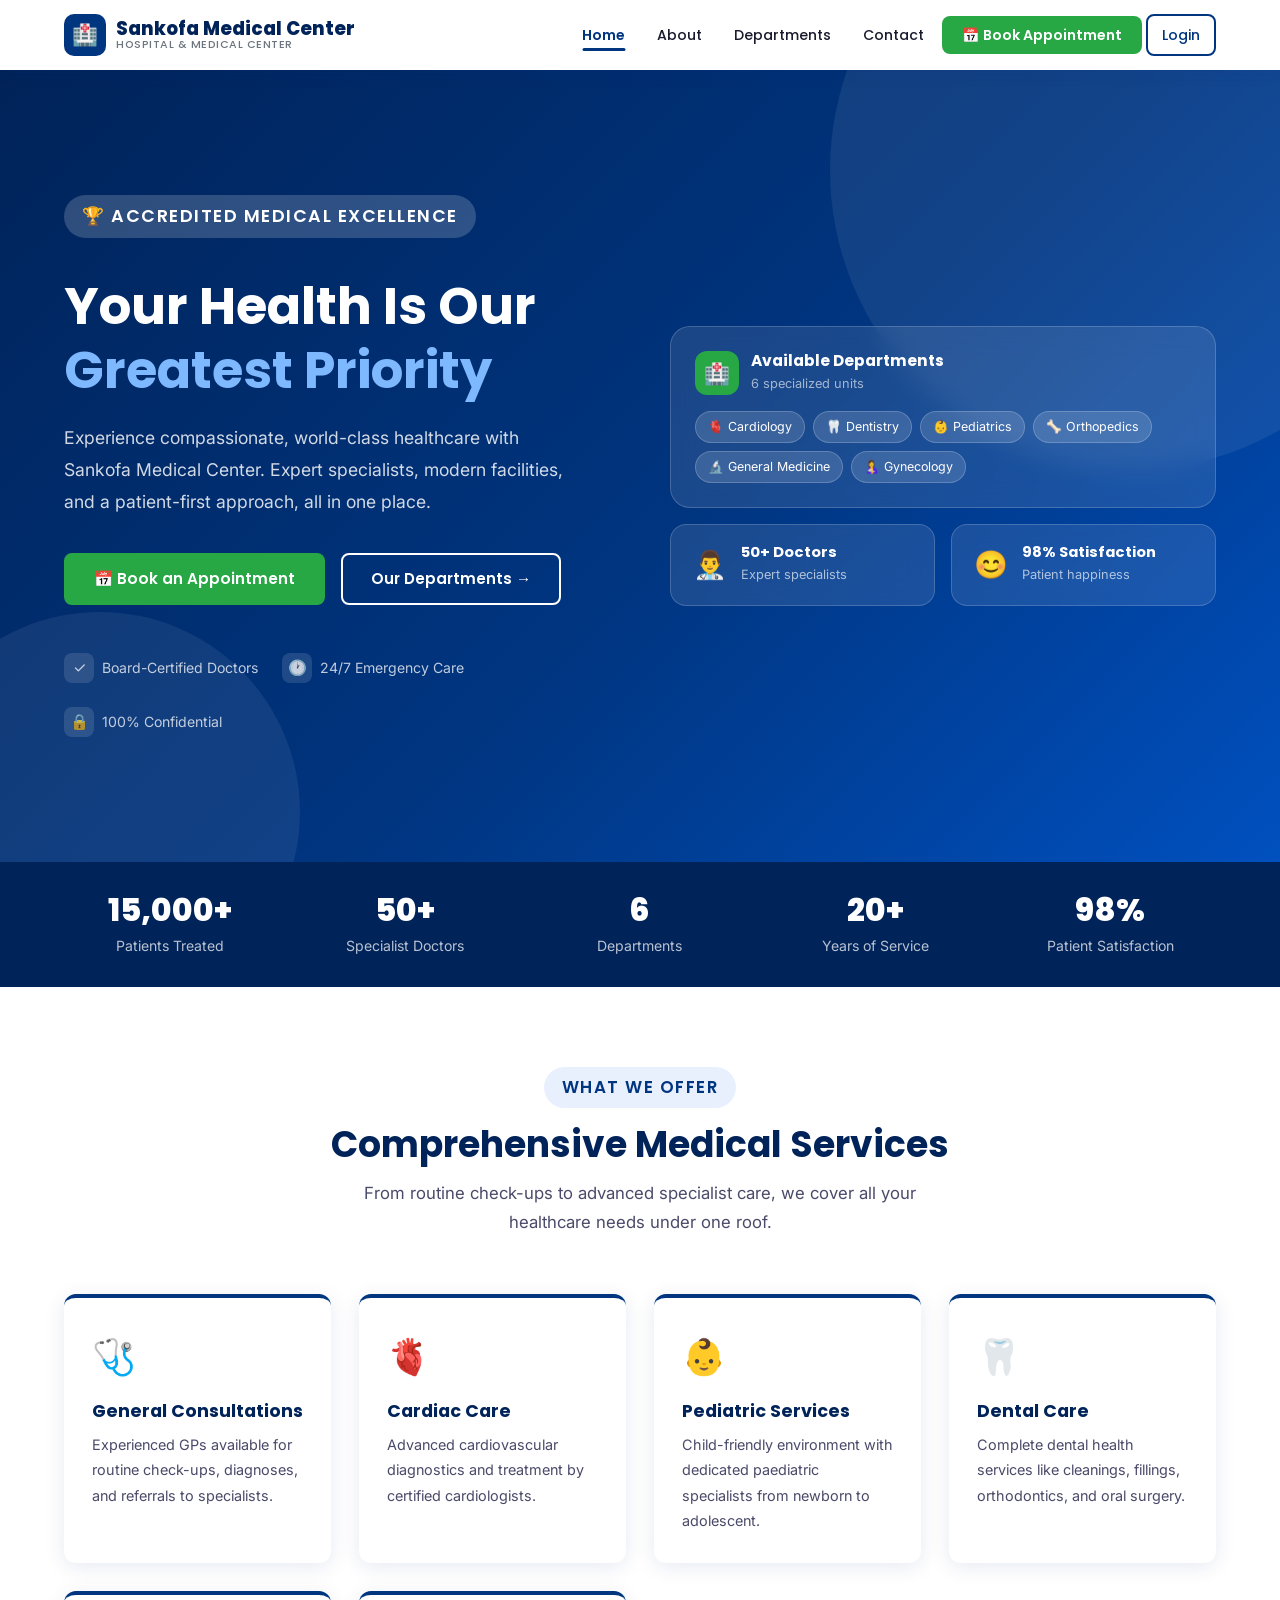
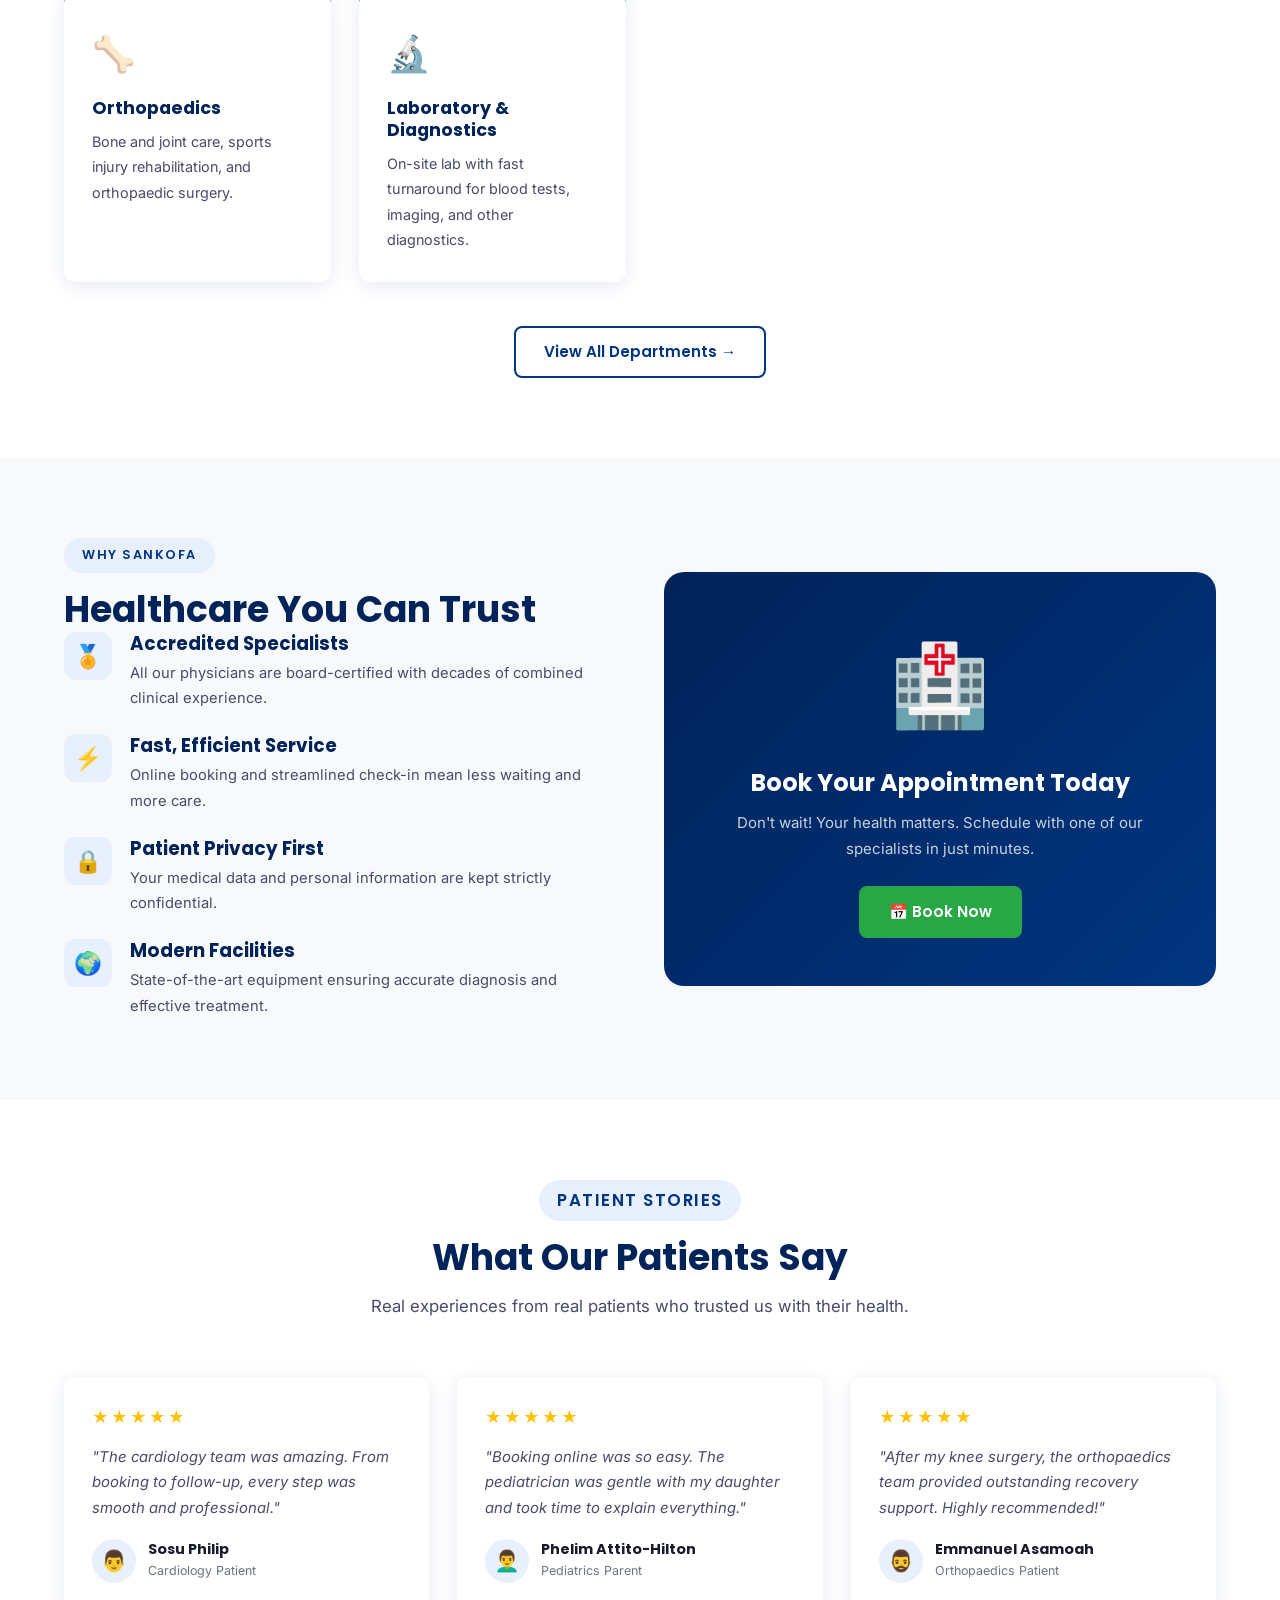
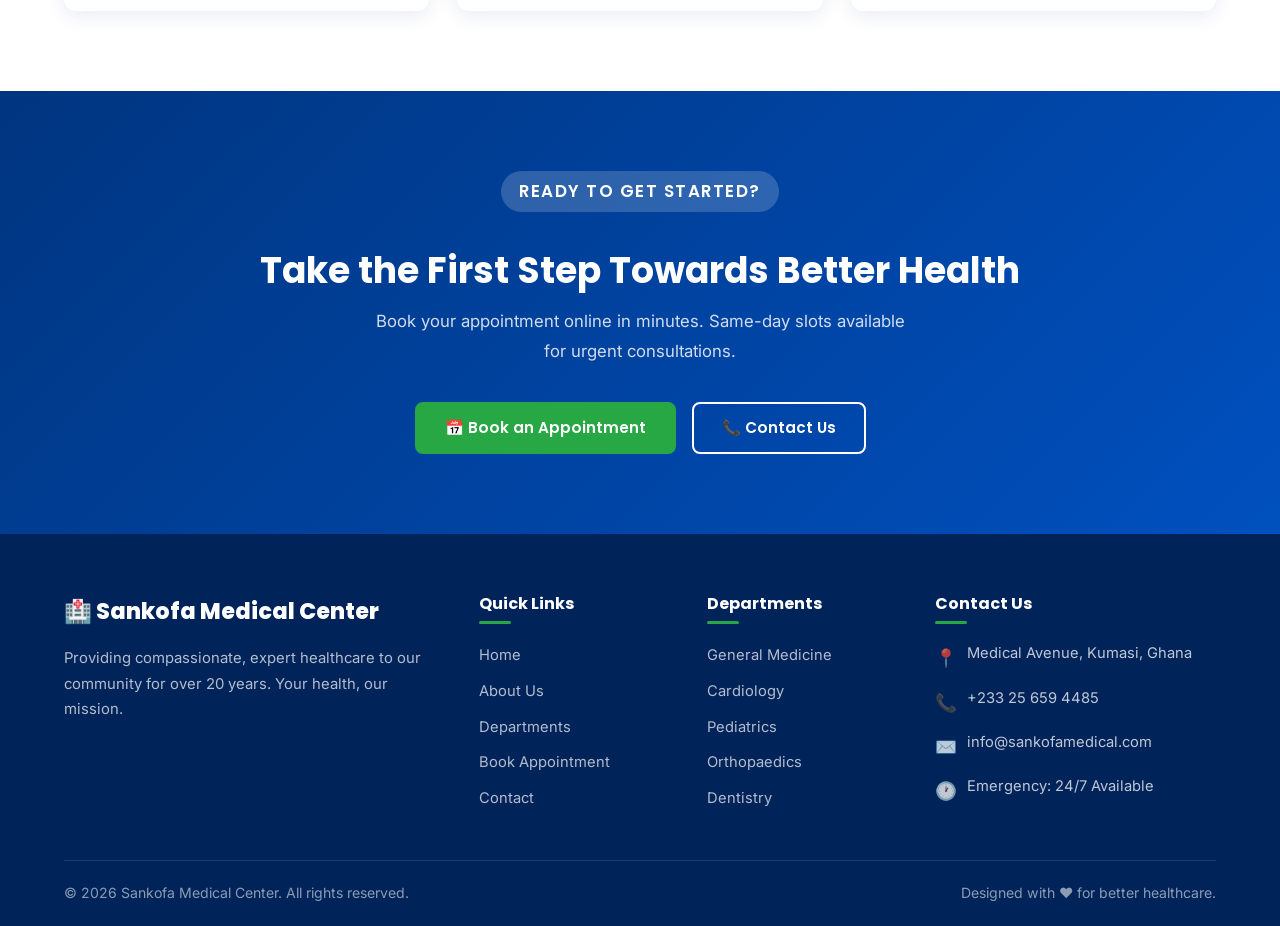
<file: index.html>
﻿<!DOCTYPE html>
<html lang="en">
<head>
  <meta charset="UTF-8" />
  <meta name="viewport" content="width=device-width, initial-scale=1.0" />
  <meta name="description" content="Sankofa Medical Center — compassionate, expert healthcare. Book your appointment online today." />
  <title>Sankofa Medical Center</title>

  <!-- Google Fonts -->
  <link rel="preconnect" href="https://fonts.googleapis.com" />
  <link rel="preconnect" href="https://fonts.gstatic.com" crossorigin />
  <link href="https://fonts.googleapis.com/css2?family=Poppins:wght@400;500;600;700;800&family=Inter:wght@300;400;500;600&display=swap" rel="stylesheet" />

  <!-- CSS -->
  <link rel="stylesheet" href="css/style.css" />
  <link rel="stylesheet" href="css/navbar.css" /> <link rel="stylesheet" href="css/home.css" />
</head>
<body>

  <!-- ============================================================
       NAVIGATION BAR
  ============================================================ -->
  <nav class="navbar" role="navigation" aria-label="Main navigation">
    <div class="nav-container">
      <!-- Logo / Brand -->
      <a href="index.html" class="nav-brand" aria-label="Sankofa Medical Center Home">
        <div class="brand-icon" aria-hidden="true">🏥</div>
        <div class="brand-name">
          Sankofa Medical Center
          <span>Hospital &amp; Medical Center</span>
        </div>
      </a>

      <!-- Desktop Navigation Links -->
      <ul class="nav-links" id="nav-links" role="list">
        <li><a href="index.html" class="active" aria-current="page">Home</a></li>
        <li><a href="about.html">About</a></li>
        <li><a href="departments.html">Departments</a></li>
        <li><a href="contact.html">Contact</a></li>
        <li><a href="booking.html" class="nav-cta">📅 Book Appointment</a></li>
        <li id="nav-user-area"></li>
      </ul>

      <!-- Mobile Hamburger -->
      <button class="hamburger" id="hamburger" aria-label="Toggle navigation menu" aria-expanded="false" aria-controls="nav-links">
        <span class="bar"></span>
        <span class="bar"></span>
        <span class="bar"></span>
      </button>
    </div>
  </nav>

  <!-- ============================================================
       HERO SECTION
  ============================================================ -->
  <section class="hero" aria-label="Welcome hero">
    <div class="container">
      <div class="hero-inner">

        <!-- Hero Text -->
        <div class="hero-text">
          <p class="section-badge">🏆 Accredited Medical Excellence</p>
          <h1>Your Health Is Our <span>Greatest Priority</span></h1>
          <p>
            Experience compassionate, world-class healthcare with Sankofa Medical Center.
            Expert specialists, modern facilities, and a patient-first approach, all in one place.
          </p>

          <div class="hero-cta-group">
            <a href="booking.html" class="btn btn-cta">📅 Book an Appointment</a>
            <a href="departments.html" class="btn btn-outline">Our Departments →</a>
          </div>

          <!-- Trust badges / social proof -->
          <div class="hero-badges">
            <div class="hero-badge-item">
              <div class="badge-icon">✓</div>
              <span>Board-Certified Doctors</span>
            </div>
            <div class="hero-badge-item">
              <div class="badge-icon">🕐</div>
              <span>24/7 Emergency Care</span>
            </div>
            <div class="hero-badge-item">
              <div class="badge-icon">🔒</div>
              <span>100% Confidential</span>
            </div>
          </div>
        </div>

        <!-- Hero Visual (Decorative Cards) -->
        <div class="hero-visual" aria-hidden="true">
          <div class="hero-card">
            <div class="hero-card-header">
              <div class="hero-card-icon">🏥</div>
              <div>
                <h4>Available Departments</h4>
                <p>6 specialized units</p>
              </div>
            </div>
            <div class="dept-pills">
              <span class="dept-pill">🫀 Cardiology</span>
              <span class="dept-pill">🦷 Dentistry</span>
              <span class="dept-pill">👶 Pediatrics</span>
              <span class="dept-pill">🦴 Orthopedics</span>
              <span class="dept-pill">🔬 General Medicine</span>
              <span class="dept-pill">🤱 Gynecology</span>
            </div>
          </div>

          <div class="mini-cards-row">
            <div class="mini-card">
              <div class="mini-card-icon">👨‍⚕️</div>
              <div>
                <h5>50+ Doctors</h5>
                <p>Expert specialists</p>
              </div>
            </div>
            <div class="mini-card">
              <div class="mini-card-icon">😊</div>
              <div>
                <h5>98% Satisfaction</h5>
                <p>Patient happiness</p>
              </div>
            </div>
          </div>
        </div>

      </div>
    </div>
  </section>

  <!-- ============================================================
       STATS STRIP
  ============================================================ -->
  <section class="stats-strip" aria-label="Hospital statistics">
    <div class="container">
      <div class="stats-grid">
        <div class="stat-item">
          <h3>15,000+</h3>
          <p>Patients Treated</p>
        </div>
        <div class="stat-item">
          <h3>50+</h3>
          <p>Specialist Doctors</p>
        </div>
        <div class="stat-item">
          <h3>6</h3>
          <p>Departments</p>
        </div>
        <div class="stat-item">
          <h3>20+</h3>
          <p>Years of Service</p>
        </div>
        <div class="stat-item">
          <h3>98%</h3>
          <p>Patient Satisfaction</p>
        </div>
      </div>
    </div>
  </section>

  <!-- ============================================================
       SERVICES OVERVIEW
  ============================================================ -->
  <section class="section" aria-labelledby="services-heading">
    <div class="container">
      <div class="section-header">
        <p class="section-badge">What We Offer</p>
        <h2 id="services-heading">Comprehensive Medical Services</h2>
        <p>From routine check-ups to advanced specialist care, we cover all your healthcare needs under one roof.</p>
      </div>

      <div class="services-grid">
        <!-- Service cards -->
        <article class="service-card">
          <span class="service-icon">🩺</span>
          <h3>General Consultations</h3>
          <p>Experienced GPs available for routine check-ups, diagnoses, and referrals to specialists.</p>
        </article>

        <article class="service-card">
          <span class="service-icon">🫀</span>
          <h3>Cardiac Care</h3>
          <p>Advanced cardiovascular diagnostics and treatment by certified cardiologists.</p>
        </article>

        <article class="service-card">
          <span class="service-icon">👶</span>
          <h3>Pediatric Services</h3>
          <p>Child-friendly environment with dedicated paediatric specialists from newborn to adolescent.</p>
        </article>

        <article class="service-card">
          <span class="service-icon">🦷</span>
          <h3>Dental Care</h3>
          <p>Complete dental health services like cleanings, fillings, orthodontics, and oral surgery.</p>
        </article>

        <article class="service-card">
          <span class="service-icon">🦴</span>
          <h3>Orthopaedics</h3>
          <p>Bone and joint care, sports injury rehabilitation, and orthopaedic surgery.</p>
        </article>

        <article class="service-card">
          <span class="service-icon">🔬</span>
          <h3>Laboratory & Diagnostics</h3>
          <p>On-site lab with fast turnaround for blood tests, imaging, and other diagnostics.</p>
        </article>
      </div>

      <div class="section-cta">
        <a href="departments.html" class="btn btn-outline-primary">View All Departments →</a>
      </div>
    </div>
  </section>

  <!-- ============================================================
       WHY CHOOSE US
  ============================================================ -->
  <section class="section section-alt" aria-labelledby="why-heading">
    <div class="container">
      <div class="why-grid">

        <div>
          <p class="section-badge">Why Sankofa</p>
          <h2 id="why-heading">Healthcare You Can Trust</h2>

          <div class="why-list">
            <div class="why-item">
              <div class="why-item-icon">🏅</div>
              <div class="why-item-text">
                <h4>Accredited Specialists</h4>
                <p>All our physicians are board-certified with decades of combined clinical experience.</p>
              </div>
            </div>

            <div class="why-item">
              <div class="why-item-icon">⚡</div>
              <div class="why-item-text">
                <h4>Fast, Efficient Service</h4>
                <p>Online booking and streamlined check-in mean less waiting and more care.</p>
              </div>
            </div>

            <div class="why-item">
              <div class="why-item-icon">🔒</div>
              <div class="why-item-text">
                <h4>Patient Privacy First</h4>
                <p>Your medical data and personal information are kept strictly confidential.</p>
              </div>
            </div>

            <div class="why-item">
              <div class="why-item-icon">🌍</div>
              <div class="why-item-text">
                <h4>Modern Facilities</h4>
                <p>State-of-the-art equipment ensuring accurate diagnosis and effective treatment.</p>
              </div>
            </div>
          </div>
        </div>

        <div class="why-visual">
          <div class="big-icon">🏥</div>
          <h3>Book Your Appointment Today</h3>
          <p>Don't wait! Your health matters. Schedule with one of our specialists in just minutes.</p>
          <a href="booking.html" class="btn btn-cta">📅 Book Now</a>
        </div>
      </div>
    </div>
  </section>

  <!-- ============================================================
       PATIENT TESTIMONIALS
  ============================================================ -->
  <section class="section" aria-labelledby="testimonials-heading">
    <div class="container">
      <div class="section-header">
        <p class="section-badge">Patient Stories</p>
        <h2 id="testimonials-heading">What Our Patients Say</h2>
        <p>Real experiences from real patients who trusted us with their health.</p>
      </div>

      <div class="testimonials-grid">
        <article class="testimonial-card">
          <div class="stars">★★★★★</div>
          <blockquote>"The cardiology team was amazing. From booking to follow-up, every step was smooth and professional."</blockquote>
          <div class="testimonial-author">
            <div class="author-avatar">👨</div>
            <div class="author-info">
              <h5>Sosu Philip</h5>
              <p>Cardiology Patient</p>
            </div>
          </div>
        </article>

        <article class="testimonial-card">
          <div class="stars">★★★★★</div>
          <blockquote>"Booking online was so easy. The pediatrician was gentle with my daughter and took time to explain everything."</blockquote>
          <div class="testimonial-author">
            <div class="author-avatar">👨‍🦱</div>
            <div class="author-info">
              <h5>Phelim Attito-Hilton</h5>
              <p>Pediatrics Parent</p>
            </div>
          </div>
        </article>

        <article class="testimonial-card">
          <div class="stars">★★★★★</div>
          <blockquote>"After my knee surgery, the orthopaedics team provided outstanding recovery support. Highly recommended!"</blockquote>
          <div class="testimonial-author">
            <div class="author-avatar">🧔‍♂️</div>
            <div class="author-info">
              <h5>Emmanuel Asamoah</h5>
              <p>Orthopaedics Patient</p>
            </div>
          </div>
        </article>
      </div>
    </div>
  </section>

  <!-- ============================================================
       CTA BANNER
  ============================================================ -->
  <section class="cta-banner" aria-label="Call to action">
    <div class="container">
      <p class="section-badge">Ready to Get Started?</p>
      <h2>Take the First Step Towards Better Health</h2>
      <p>Book your appointment online in minutes. Same-day slots available for urgent consultations.</p>
      <div class="cta-btns">
        <a href="booking.html" class="btn btn-cta">📅 Book an Appointment</a>
        <a href="contact.html" class="btn btn-outline">📞 Contact Us</a>
      </div>
    </div>
  </section>

  <!-- ============================================================
       FOOTER
  ============================================================ -->
  <footer role="contentinfo">
    <div class="container">
      <div class="footer-grid">
        <!-- Brand -->
        <div class="footer-brand">
          <div class="logo-text">🏥 Sankofa Medical Center</div>
          <p>Providing compassionate, expert healthcare to our community for over 20 years. Your health, our mission.</p>
        </div>

        <!-- Quick Links -->
        <div class="footer-col">
          <h4>Quick Links</h4>
          <ul>
            <li><a href="index.html">Home</a></li>
            <li><a href="about.html">About Us</a></li>
            <li><a href="departments.html">Departments</a></li>
            <li><a href="booking.html">Book Appointment</a></li>
            <li><a href="contact.html">Contact</a></li>
          </ul>
        </div>

        <!-- Departments -->
        <div class="footer-col">
          <h4>Departments</h4>
          <ul>
            <li><a href="departments.html">General Medicine</a></li>
            <li><a href="departments.html">Cardiology</a></li>
            <li><a href="departments.html">Pediatrics</a></li>
            <li><a href="departments.html">Orthopaedics</a></li>
            <li><a href="departments.html">Dentistry</a></li>
          </ul>
        </div>

        <!-- Contact -->
        <div class="footer-col">
          <h4>Contact Us</h4>
          <div class="footer-contact-item"><span>📍</span><span>Medical Avenue, Kumasi, Ghana</span></div>
          <div class="footer-contact-item"><span>📞</span><span>+233 25 659 4485</span></div>
          <div class="footer-contact-item"><span>✉️</span><span>info@sankofamedical.com</span></div>
          <div class="footer-contact-item"><span>🕐</span><span>Emergency: 24/7 Available</span></div>
        </div>
      </div>

      <div class="footer-bottom">
        <p>&copy; 2026 Sankofa Medical Center. All rights reserved.</p>
        <p>Designed with ❤️ for better healthcare.</p>
      </div>
    </div>
  </footer>

  <!-- Navbar Toggle JS (inline — minimal, no external dependency needed) -->
  <script src="js/auth.js"></script>
  <script>
    // Hamburger menu toggle
    const hamburger = document.getElementById('hamburger');
    const navLinks  = document.getElementById('nav-links');

    hamburger.addEventListener('click', () => {
      const isOpen = hamburger.classList.toggle('open');
      navLinks.classList.toggle('open', isOpen);
      hamburger.setAttribute('aria-expanded', isOpen);
    });

    // Close nav when a link is clicked (mobile UX)
    navLinks.querySelectorAll('a').forEach(link => {
      link.addEventListener('click', () => {
        hamburger.classList.remove('open');
        navLinks.classList.remove('open');
        hamburger.setAttribute('aria-expanded', 'false');
      });
    });

    // Add shadow on scroll
    window.addEventListener('scroll', () => {
      document.querySelector('.navbar').classList.toggle('scrolled', window.scrollY > 10);
    });
  </script>
</body>
</html>
</file>
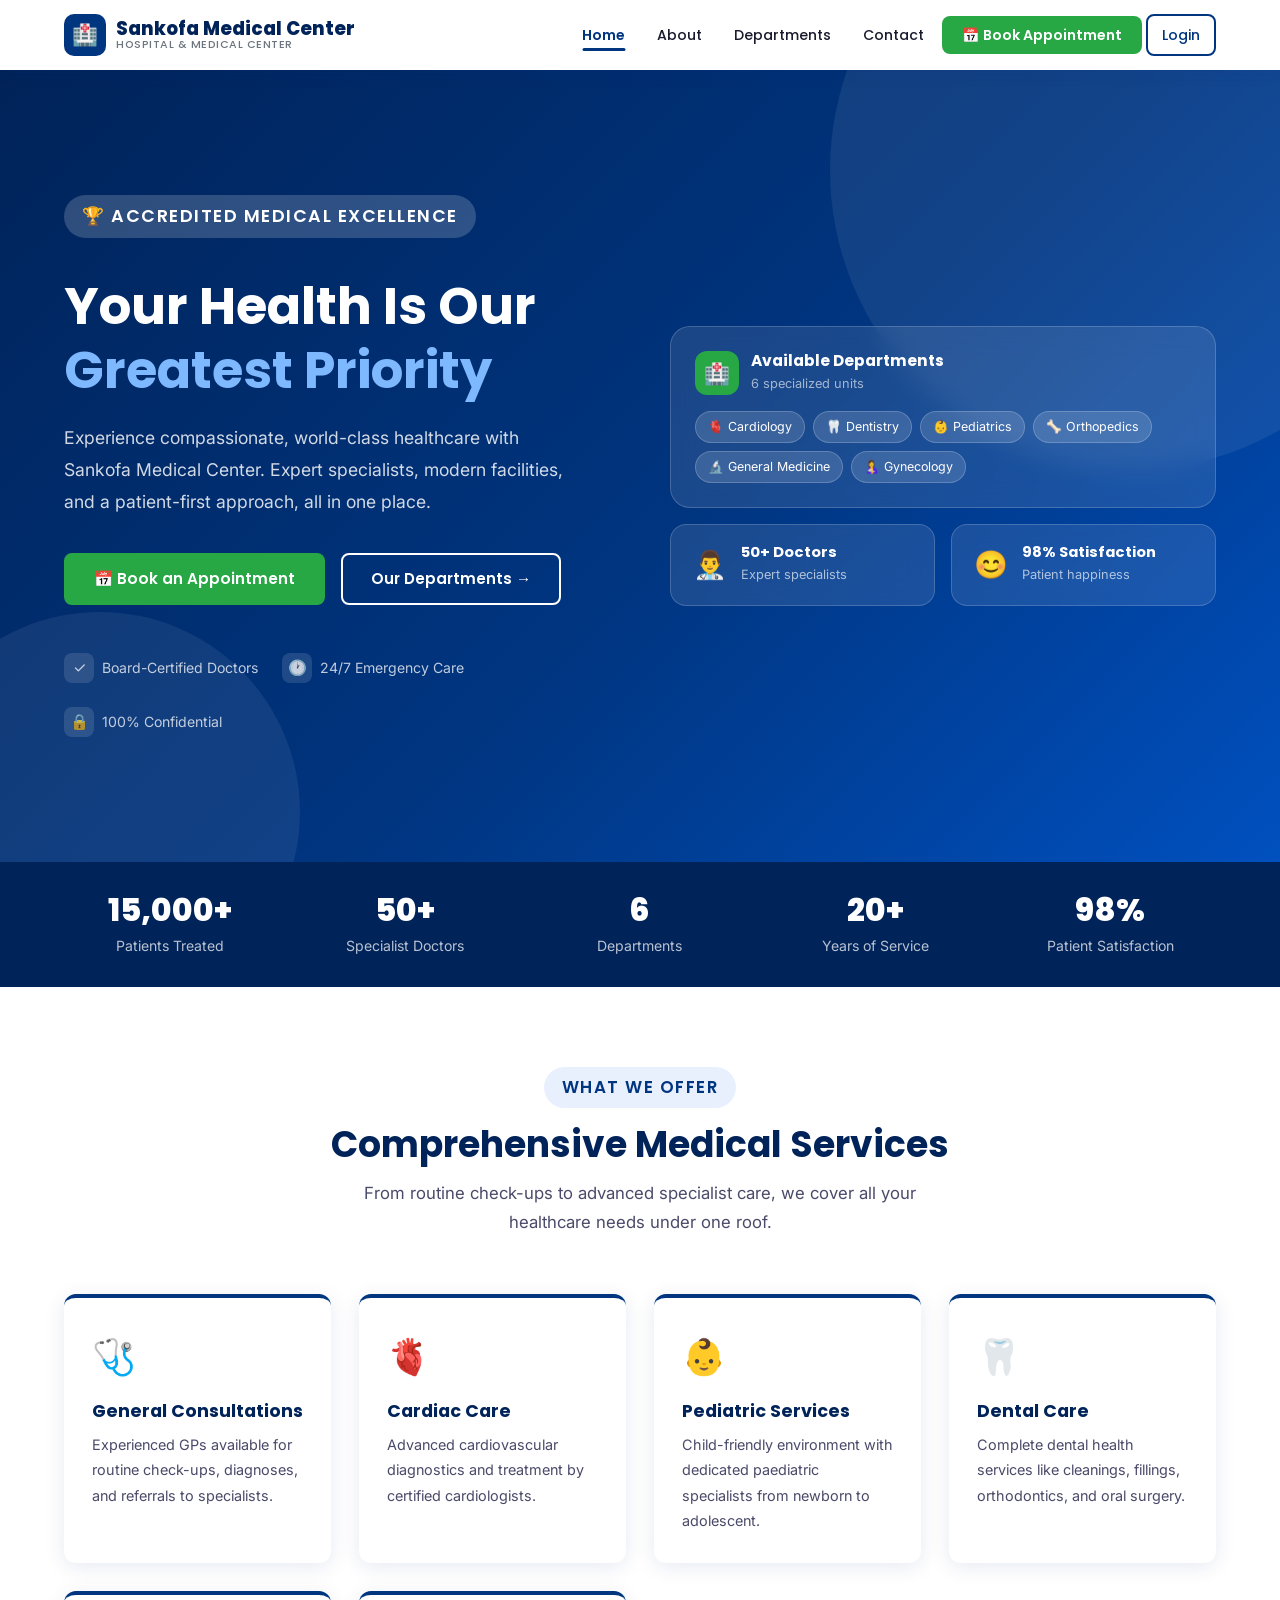
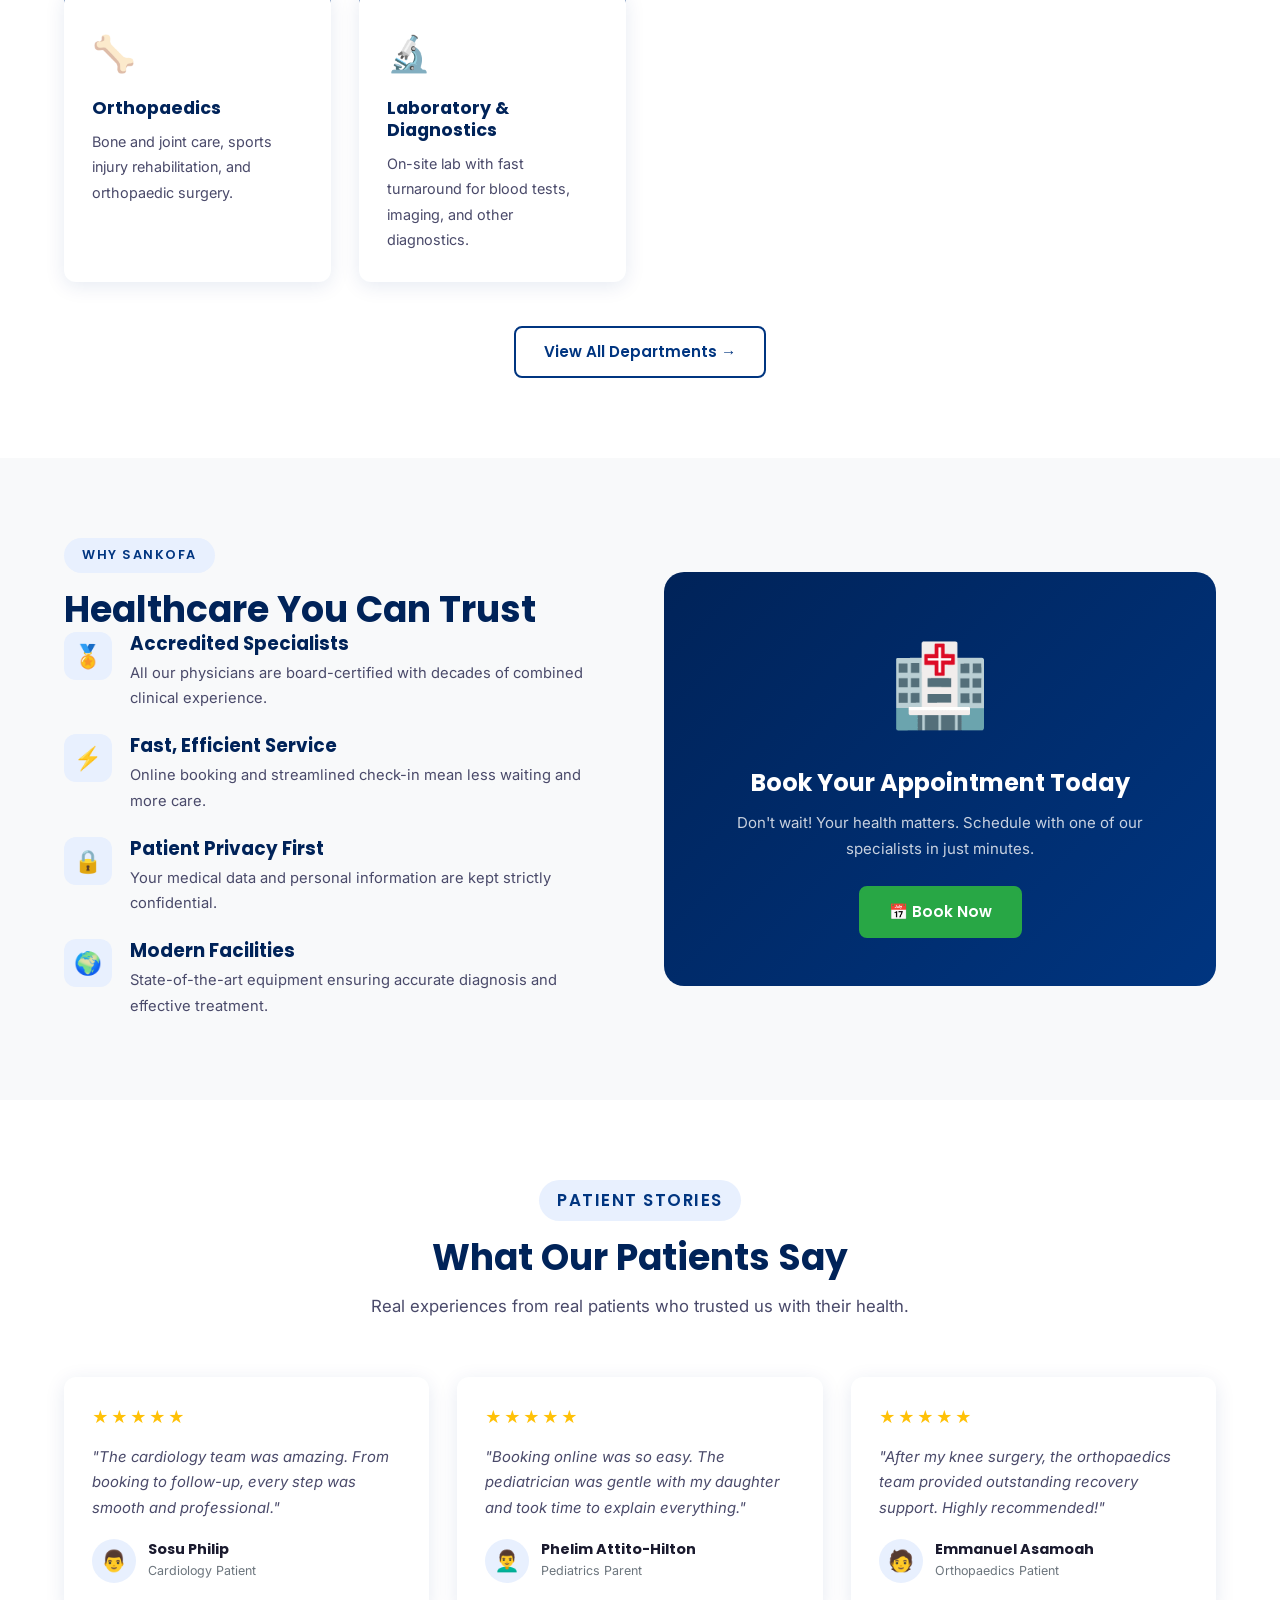
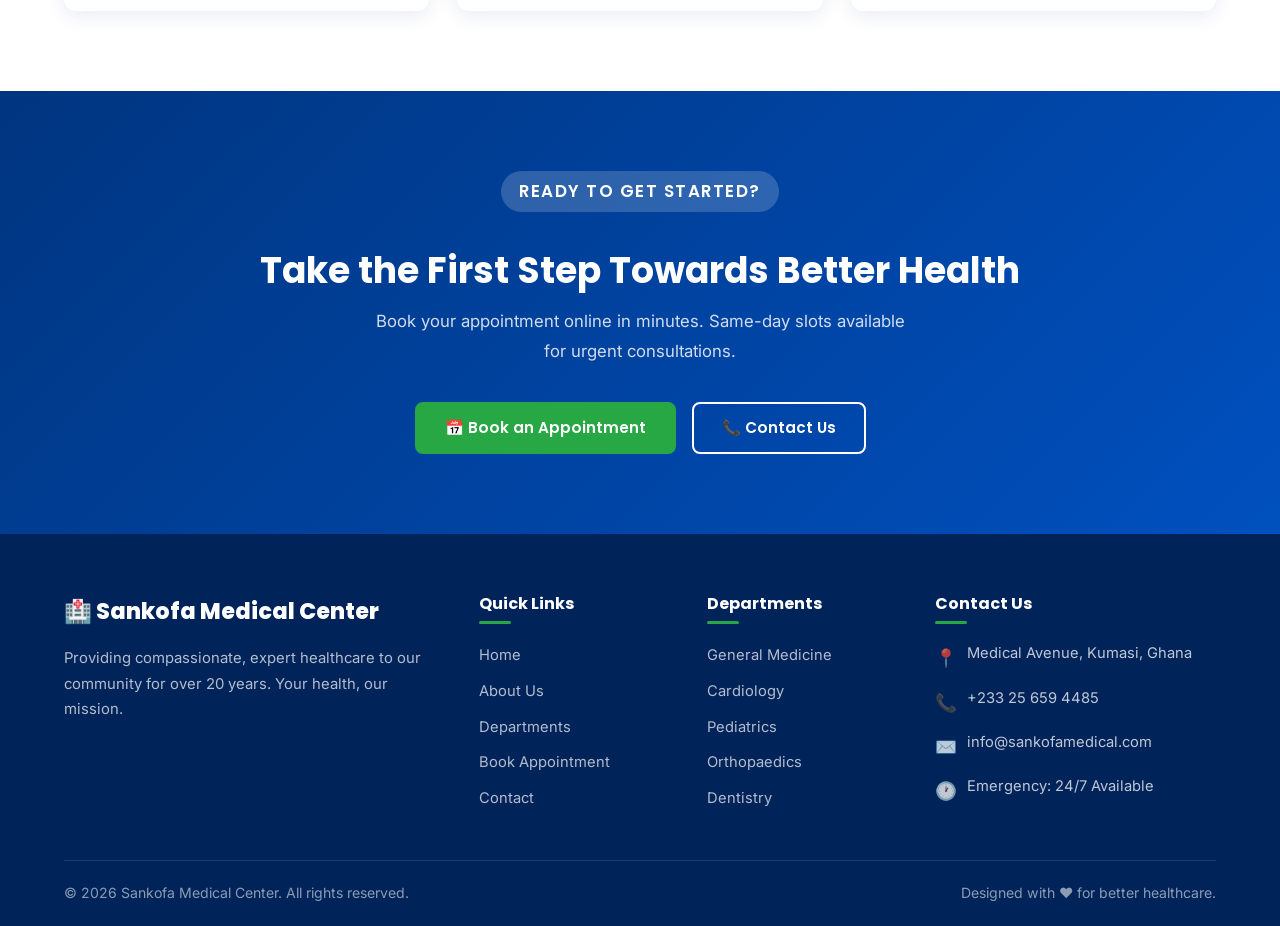
<file: hospital-booking/index.html>
﻿<!DOCTYPE html>
<html lang="en">
<head>
  <meta charset="UTF-8" />
  <meta name="viewport" content="width=device-width, initial-scale=1.0" />
  <meta name="description" content="Sankofa Medical Center — compassionate, expert healthcare. Book your appointment online today." />
  <title>Sankofa Medical Center</title>

  <!-- Google Fonts -->
  <link rel="preconnect" href="https://fonts.googleapis.com" />
  <link rel="preconnect" href="https://fonts.gstatic.com" crossorigin />
  <link href="https://fonts.googleapis.com/css2?family=Poppins:wght@400;500;600;700;800&family=Inter:wght@300;400;500;600&display=swap" rel="stylesheet" />

  <!-- CSS -->
  <link rel="stylesheet" href="css/style.css" />
  <link rel="stylesheet" href="css/navbar.css" /> <link rel="stylesheet" href="css/home.css" />
</head>
<body>

  <!-- ============================================================
       NAVIGATION BAR
  ============================================================ -->
  <nav class="navbar" role="navigation" aria-label="Main navigation">
    <div class="nav-container">
      <!-- Logo / Brand -->
      <a href="index.html" class="nav-brand" aria-label="Sankofa Medical Center Home">
        <div class="brand-icon" aria-hidden="true">🏥</div>
        <div class="brand-name">
          Sankofa Medical Center
          <span>Hospital &amp; Medical Center</span>
        </div>
      </a>

      <!-- Desktop Navigation Links -->
      <ul class="nav-links" id="nav-links" role="list">
        <li><a href="index.html" class="active" aria-current="page">Home</a></li>
        <li><a href="about.html">About</a></li>
        <li><a href="departments.html">Departments</a></li>
        <li><a href="contact.html">Contact</a></li>
        <li><a href="booking.html" class="nav-cta">📅 Book Appointment</a></li>
        <li id="nav-user-area"></li>
      </ul>

      <!-- Mobile Hamburger -->
      <button class="hamburger" id="hamburger" aria-label="Toggle navigation menu" aria-expanded="false" aria-controls="nav-links">
        <span class="bar"></span>
        <span class="bar"></span>
        <span class="bar"></span>
      </button>
    </div>
  </nav>

  <!-- ============================================================
       HERO SECTION
  ============================================================ -->
  <section class="hero" aria-label="Welcome hero">
    <div class="container">
      <div class="hero-inner">

        <!-- Hero Text -->
        <div class="hero-text">
          <p class="section-badge">🏆 Accredited Medical Excellence</p>
          <h1>Your Health Is Our <span>Greatest Priority</span></h1>
          <p>
            Experience compassionate, world-class healthcare with Sankofa Medical Center.
            Expert specialists, modern facilities, and a patient-first approach, all in one place.
          </p>

          <div class="hero-cta-group">
            <a href="booking.html" class="btn btn-cta">📅 Book an Appointment</a>
            <a href="departments.html" class="btn btn-outline">Our Departments →</a>
          </div>

          <!-- Trust badges / social proof -->
          <div class="hero-badges">
            <div class="hero-badge-item">
              <div class="badge-icon">✓</div>
              <span>Board-Certified Doctors</span>
            </div>
            <div class="hero-badge-item">
              <div class="badge-icon">🕐</div>
              <span>24/7 Emergency Care</span>
            </div>
            <div class="hero-badge-item">
              <div class="badge-icon">🔒</div>
              <span>100% Confidential</span>
            </div>
          </div>
        </div>

        <!-- Hero Visual (Decorative Cards) -->
        <div class="hero-visual" aria-hidden="true">
          <div class="hero-card">
            <div class="hero-card-header">
              <div class="hero-card-icon">🏥</div>
              <div>
                <h4>Available Departments</h4>
                <p>6 specialized units</p>
              </div>
            </div>
            <div class="dept-pills">
              <span class="dept-pill">🫀 Cardiology</span>
              <span class="dept-pill">🦷 Dentistry</span>
              <span class="dept-pill">👶 Pediatrics</span>
              <span class="dept-pill">🦴 Orthopedics</span>
              <span class="dept-pill">🔬 General Medicine</span>
              <span class="dept-pill">🤱 Gynecology</span>
            </div>
          </div>

          <div class="mini-cards-row">
            <div class="mini-card">
              <div class="mini-card-icon">👨‍⚕️</div>
              <div>
                <h5>50+ Doctors</h5>
                <p>Expert specialists</p>
              </div>
            </div>
            <div class="mini-card">
              <div class="mini-card-icon">😊</div>
              <div>
                <h5>98% Satisfaction</h5>
                <p>Patient happiness</p>
              </div>
            </div>
          </div>
        </div>

      </div>
    </div>
  </section>

  <!-- ============================================================
       STATS STRIP
  ============================================================ -->
  <section class="stats-strip" aria-label="Hospital statistics">
    <div class="container">
      <div class="stats-grid">
        <div class="stat-item">
          <h3>15,000+</h3>
          <p>Patients Treated</p>
        </div>
        <div class="stat-item">
          <h3>50+</h3>
          <p>Specialist Doctors</p>
        </div>
        <div class="stat-item">
          <h3>6</h3>
          <p>Departments</p>
        </div>
        <div class="stat-item">
          <h3>20+</h3>
          <p>Years of Service</p>
        </div>
        <div class="stat-item">
          <h3>98%</h3>
          <p>Patient Satisfaction</p>
        </div>
      </div>
    </div>
  </section>

  <!-- ============================================================
       SERVICES OVERVIEW
  ============================================================ -->
  <section class="section" aria-labelledby="services-heading">
    <div class="container">
      <div class="section-header">
        <p class="section-badge">What We Offer</p>
        <h2 id="services-heading">Comprehensive Medical Services</h2>
        <p>From routine check-ups to advanced specialist care, we cover all your healthcare needs under one roof.</p>
      </div>

      <div class="services-grid">
        <!-- Service cards -->
        <article class="service-card">
          <span class="service-icon">🩺</span>
          <h3>General Consultations</h3>
          <p>Experienced GPs available for routine check-ups, diagnoses, and referrals to specialists.</p>
        </article>

        <article class="service-card">
          <span class="service-icon">🫀</span>
          <h3>Cardiac Care</h3>
          <p>Advanced cardiovascular diagnostics and treatment by certified cardiologists.</p>
        </article>

        <article class="service-card">
          <span class="service-icon">👶</span>
          <h3>Pediatric Services</h3>
          <p>Child-friendly environment with dedicated paediatric specialists from newborn to adolescent.</p>
        </article>

        <article class="service-card">
          <span class="service-icon">🦷</span>
          <h3>Dental Care</h3>
          <p>Complete dental health services like cleanings, fillings, orthodontics, and oral surgery.</p>
        </article>

        <article class="service-card">
          <span class="service-icon">🦴</span>
          <h3>Orthopaedics</h3>
          <p>Bone and joint care, sports injury rehabilitation, and orthopaedic surgery.</p>
        </article>

        <article class="service-card">
          <span class="service-icon">🔬</span>
          <h3>Laboratory & Diagnostics</h3>
          <p>On-site lab with fast turnaround for blood tests, imaging, and other diagnostics.</p>
        </article>
      </div>

      <div class="section-cta">
        <a href="departments.html" class="btn btn-outline-primary">View All Departments →</a>
      </div>
    </div>
  </section>

  <!-- ============================================================
       WHY CHOOSE US
  ============================================================ -->
  <section class="section section-alt" aria-labelledby="why-heading">
    <div class="container">
      <div class="why-grid">

        <div>
          <p class="section-badge">Why Sankofa</p>
          <h2 id="why-heading">Healthcare You Can Trust</h2>

          <div class="why-list">
            <div class="why-item">
              <div class="why-item-icon">🏅</div>
              <div class="why-item-text">
                <h4>Accredited Specialists</h4>
                <p>All our physicians are board-certified with decades of combined clinical experience.</p>
              </div>
            </div>

            <div class="why-item">
              <div class="why-item-icon">⚡</div>
              <div class="why-item-text">
                <h4>Fast, Efficient Service</h4>
                <p>Online booking and streamlined check-in mean less waiting and more care.</p>
              </div>
            </div>

            <div class="why-item">
              <div class="why-item-icon">🔒</div>
              <div class="why-item-text">
                <h4>Patient Privacy First</h4>
                <p>Your medical data and personal information are kept strictly confidential.</p>
              </div>
            </div>

            <div class="why-item">
              <div class="why-item-icon">🌍</div>
              <div class="why-item-text">
                <h4>Modern Facilities</h4>
                <p>State-of-the-art equipment ensuring accurate diagnosis and effective treatment.</p>
              </div>
            </div>
          </div>
        </div>

        <div class="why-visual">
          <div class="big-icon">🏥</div>
          <h3>Book Your Appointment Today</h3>
          <p>Don't wait! Your health matters. Schedule with one of our specialists in just minutes.</p>
          <a href="booking.html" class="btn btn-cta">📅 Book Now</a>
        </div>
      </div>
    </div>
  </section>

  <!-- ============================================================
       PATIENT TESTIMONIALS
  ============================================================ -->
  <section class="section" aria-labelledby="testimonials-heading">
    <div class="container">
      <div class="section-header">
        <p class="section-badge">Patient Stories</p>
        <h2 id="testimonials-heading">What Our Patients Say</h2>
        <p>Real experiences from real patients who trusted us with their health.</p>
      </div>

      <div class="testimonials-grid">
        <article class="testimonial-card">
          <div class="stars">★★★★★</div>
          <blockquote>"The cardiology team was amazing. From booking to follow-up, every step was smooth and professional."</blockquote>
          <div class="testimonial-author">
            <div class="author-avatar">👨</div>
            <div class="author-info">
              <h5>Sosu Philip</h5>
              <p>Cardiology Patient</p>
            </div>
          </div>
        </article>

        <article class="testimonial-card">
          <div class="stars">★★★★★</div>
          <blockquote>"Booking online was so easy. The pediatrician was gentle with my daughter and took time to explain everything."</blockquote>
          <div class="testimonial-author">
            <div class="author-avatar">👨‍🦱</div>
            <div class="author-info">
              <h5>Phelim Attito-Hilton</h5>
              <p>Pediatrics Parent</p>
            </div>
          </div>
        </article>

        <article class="testimonial-card">
          <div class="stars">★★★★★</div>
          <blockquote>"After my knee surgery, the orthopaedics team provided outstanding recovery support. Highly recommended!"</blockquote>
          <div class="testimonial-author">
            <div class="author-avatar">🧑</div>
            <div class="author-info">
              <h5>Emmanuel Asamoah</h5>
              <p>Orthopaedics Patient</p>
            </div>
          </div>
        </article>
      </div>
    </div>
  </section>

  <!-- ============================================================
       CTA BANNER
  ============================================================ -->
  <section class="cta-banner" aria-label="Call to action">
    <div class="container">
      <p class="section-badge">Ready to Get Started?</p>
      <h2>Take the First Step Towards Better Health</h2>
      <p>Book your appointment online in minutes. Same-day slots available for urgent consultations.</p>
      <div class="cta-btns">
        <a href="booking.html" class="btn btn-cta">📅 Book an Appointment</a>
        <a href="contact.html" class="btn btn-outline">📞 Contact Us</a>
      </div>
    </div>
  </section>

  <!-- ============================================================
       FOOTER
  ============================================================ -->
  <footer role="contentinfo">
    <div class="container">
      <div class="footer-grid">
        <!-- Brand -->
        <div class="footer-brand">
          <div class="logo-text">🏥 Sankofa Medical Center</div>
          <p>Providing compassionate, expert healthcare to our community for over 20 years. Your health, our mission.</p>
        </div>

        <!-- Quick Links -->
        <div class="footer-col">
          <h4>Quick Links</h4>
          <ul>
            <li><a href="index.html">Home</a></li>
            <li><a href="about.html">About Us</a></li>
            <li><a href="departments.html">Departments</a></li>
            <li><a href="booking.html">Book Appointment</a></li>
            <li><a href="contact.html">Contact</a></li>
          </ul>
        </div>

        <!-- Departments -->
        <div class="footer-col">
          <h4>Departments</h4>
          <ul>
            <li><a href="departments.html">General Medicine</a></li>
            <li><a href="departments.html">Cardiology</a></li>
            <li><a href="departments.html">Pediatrics</a></li>
            <li><a href="departments.html">Orthopaedics</a></li>
            <li><a href="departments.html">Dentistry</a></li>
          </ul>
        </div>

        <!-- Contact -->
        <div class="footer-col">
          <h4>Contact Us</h4>
          <div class="footer-contact-item"><span>📍</span><span>Medical Avenue, Kumasi, Ghana</span></div>
          <div class="footer-contact-item"><span>📞</span><span>+233 25 659 4485</span></div>
          <div class="footer-contact-item"><span>✉️</span><span>info@sankofamedical.com</span></div>
          <div class="footer-contact-item"><span>🕐</span><span>Emergency: 24/7 Available</span></div>
        </div>
      </div>

      <div class="footer-bottom">
        <p>&copy; 2026 Sankofa Medical Center. All rights reserved.</p>
        <p>Designed with ❤️ for better healthcare.</p>
      </div>
    </div>
  </footer>

  <!-- Navbar Toggle JS (inline — minimal, no external dependency needed) -->
  <script src="js/auth.js"></script>
  <script>
    // Hamburger menu toggle
    const hamburger = document.getElementById('hamburger');
    const navLinks  = document.getElementById('nav-links');

    hamburger.addEventListener('click', () => {
      const isOpen = hamburger.classList.toggle('open');
      navLinks.classList.toggle('open', isOpen);
      hamburger.setAttribute('aria-expanded', isOpen);
    });

    // Close nav when a link is clicked (mobile UX)
    navLinks.querySelectorAll('a').forEach(link => {
      link.addEventListener('click', () => {
        hamburger.classList.remove('open');
        navLinks.classList.remove('open');
        hamburger.setAttribute('aria-expanded', 'false');
      });
    });

    // Add shadow on scroll
    window.addEventListener('scroll', () => {
      document.querySelector('.navbar').classList.toggle('scrolled', window.scrollY > 10);
    });
  </script>
</body>
</html>
</file>
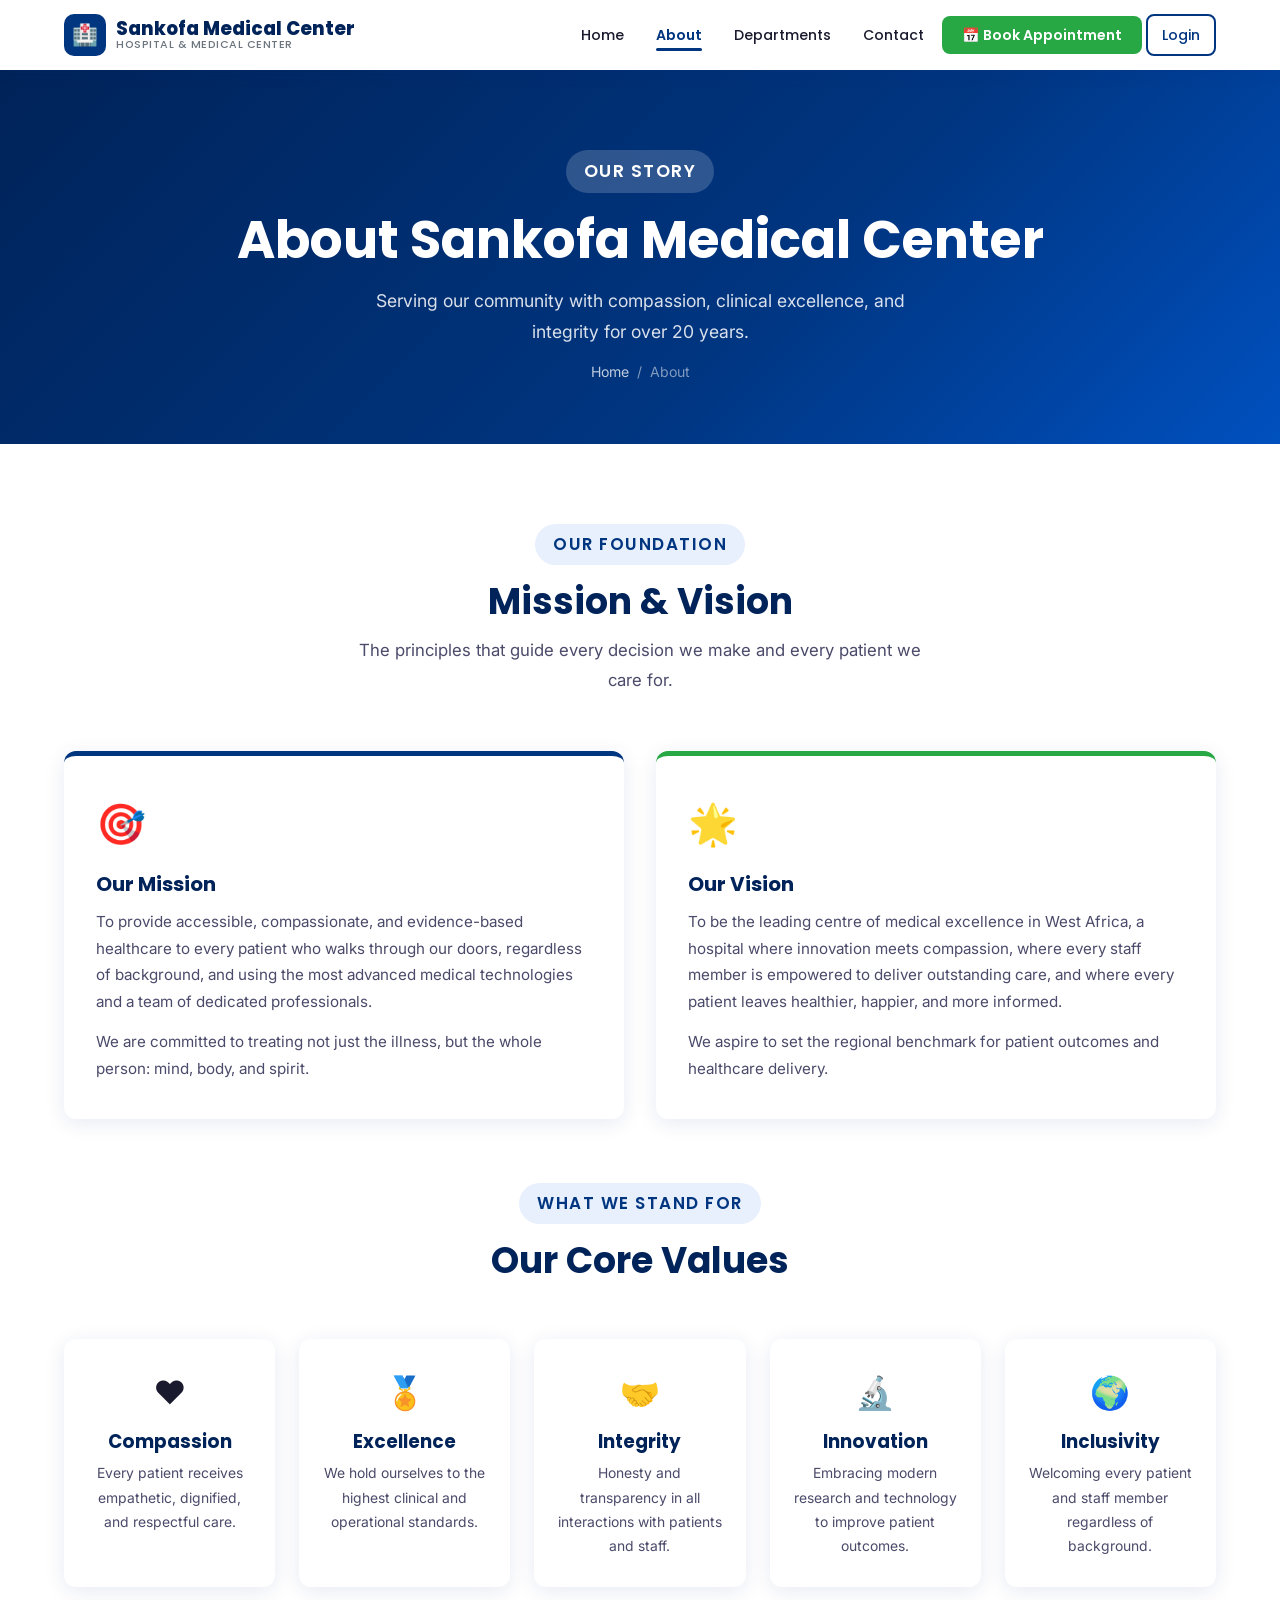
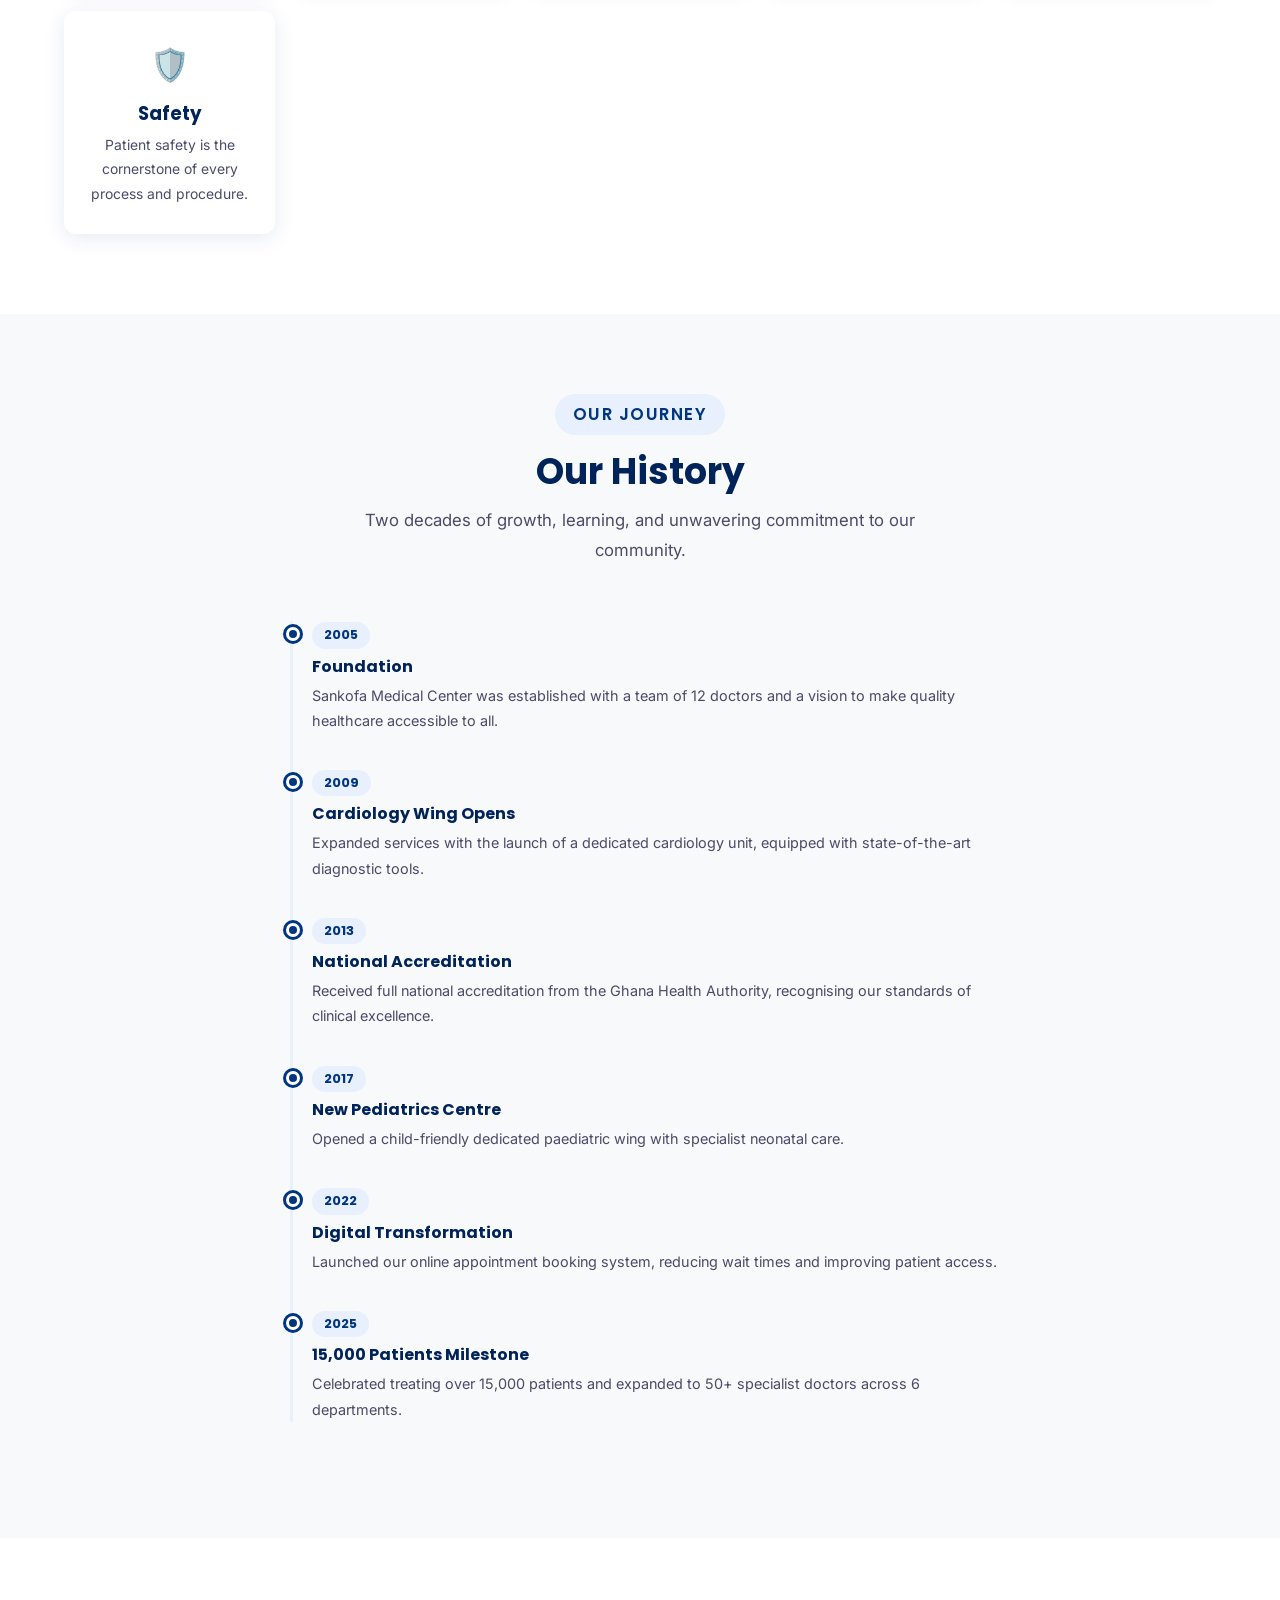
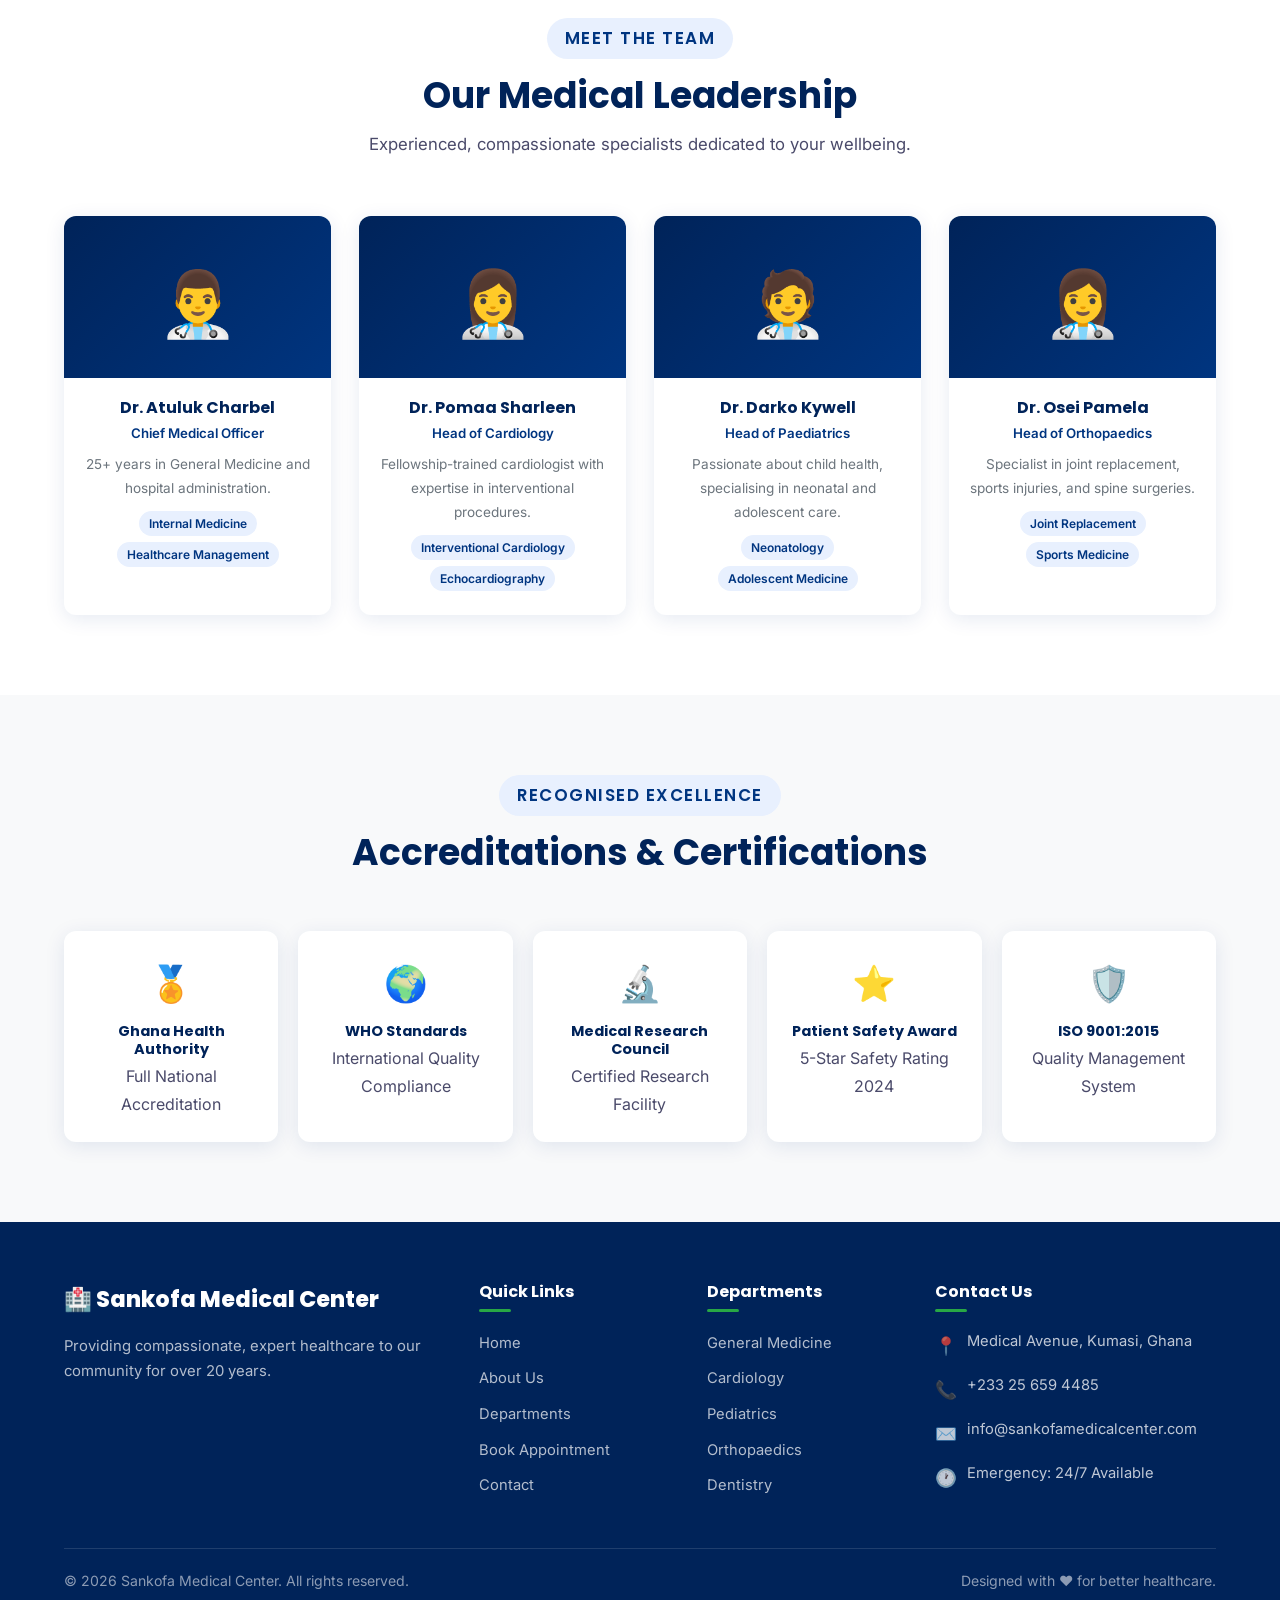
<file: about.html>
<!DOCTYPE html>
<html lang="en">
<head>
  <meta charset="UTF-8" />
  <meta name="viewport" content="width=device-width, initial-scale=1.0" />
  <meta name="description" content="Learn about Sankofa Medical Center — our mission, vision, values, and dedicated medical team." />
  <title>About Us | Sankofa Medical Center</title>

  <!-- Google Fonts -->
  <link rel="preconnect" href="https://fonts.googleapis.com" />
  <link rel="preconnect" href="https://fonts.gstatic.com" crossorigin />
  <link href="https://fonts.googleapis.com/css2?family=Poppins:wght@400;500;600;700;800&family=Inter:wght@300;400;500;600&display=swap" rel="stylesheet" />

  <!-- CSS -->
  <link rel="stylesheet" href="css/style.css" />
  <link rel="stylesheet" href="css/navbar.css" />
  <link rel="stylesheet" href="css/about.css" />
</head>
<body>

  <!-- ============================================================
       NAVIGATION
  ============================================================ -->
  <nav class="navbar" role="navigation" aria-label="Main navigation">
    <div class="nav-container">
      <a href="index.html" class="nav-brand" aria-label="Sankofa Medical Center Home">
        <div class="brand-icon" aria-hidden="true">🏥</div>
        <div class="brand-name">Sankofa Medical Center<span>Hospital & Medical Center</span></div>
      </a>

      <ul class="nav-links" id="nav-links" role="list">
        <li><a href="index.html">Home</a></li>
        <li><a href="about.html" class="active" aria-current="page">About</a></li>
        <li><a href="departments.html">Departments</a></li>
        <li><a href="contact.html">Contact</a></li>
        <li><a href="booking.html" class="nav-cta">📅 Book Appointment</a></li>
        <li id="nav-user-area"></li>
      </ul>

      <button class="hamburger" id="hamburger" aria-label="Toggle navigation menu" aria-expanded="false" aria-controls="nav-links">
        <span class="bar"></span><span class="bar"></span><span class="bar"></span>
      </button>
    </div>
  </nav>

  <!-- ============================================================
       PAGE HERO
  ============================================================ -->
  <header class="page-hero" role="banner">
    <div class="container">
      <p class="section-badge">Our Story</p>
      <h1>About Sankofa Medical Center</h1>
      <p>Serving our community with compassion, clinical excellence, and integrity for over 20 years.</p>
      <nav class="breadcrumb" aria-label="Breadcrumb">
        <a href="index.html">Home</a><span>/</span><span aria-current="page">About</span>
      </nav>
    </div>
  </header>

  <!-- ============================================================
       MISSION & VISION
  ============================================================ -->
  <section class="section" aria-labelledby="mv-heading">
    <div class="container">
      <div class="section-header">
        <p class="section-badge">Our Foundation</p>
        <h2 id="mv-heading">Mission &amp; Vision</h2>
        <p>The principles that guide every decision we make and every patient we care for.</p>
      </div>

      <div class="mv-grid">
        <!-- Mission -->
        <div class="mv-card">
          <span class="mv-icon">🎯</span>
          <h3>Our Mission</h3>
          <p>
            To provide accessible, compassionate, and evidence-based healthcare to every patient
            who walks through our doors, regardless of background, and using the most advanced
            medical technologies and a team of dedicated professionals.
          </p>
          <p class="mv-card-extra-p">
            We are committed to treating not just the illness, but the whole person: mind, body, and spirit.
          </p>
        </div>

        <!-- Vision -->
        <div class="mv-card vision">
          <span class="mv-icon">🌟</span>
          <h3>Our Vision</h3>
          <p>
            To be the leading centre of medical excellence in West Africa, a hospital where innovation
            meets compassion, where every staff member is empowered to deliver outstanding care,
            and where every patient leaves healthier, happier, and more informed.
          </p>
          <p class="mv-card-extra-p">
            We aspire to set the regional benchmark for patient outcomes and healthcare delivery.
          </p>
        </div>
      </div>

      <!-- Core Values -->
      <div class="section-header">
        <p class="section-badge">What We Stand For</p>
        <h2>Our Core Values</h2>
      </div>

      <div class="values-grid">
        <div class="value-item">
          <span class="v-icon">❤️</span>
          <h4>Compassion</h4>
          <p>Every patient receives empathetic, dignified, and respectful care.</p>
        </div>
        <div class="value-item">
          <span class="v-icon">🏅</span>
          <h4>Excellence</h4>
          <p>We hold ourselves to the highest clinical and operational standards.</p>
        </div>
        <div class="value-item">
          <span class="v-icon">🤝</span>
          <h4>Integrity</h4>
          <p>Honesty and transparency in all interactions with patients and staff.</p>
        </div>
        <div class="value-item">
          <span class="v-icon">🔬</span>
          <h4>Innovation</h4>
          <p>Embracing modern research and technology to improve patient outcomes.</p>
        </div>
        <div class="value-item">
          <span class="v-icon">🌍</span>
          <h4>Inclusivity</h4>
          <p>Welcoming every patient and staff member regardless of background.</p>
        </div>
        <div class="value-item">
          <span class="v-icon">🛡️</span>
          <h4>Safety</h4>
          <p>Patient safety is the cornerstone of every process and procedure.</p>
        </div>
      </div>
    </div>
  </section>

  <!-- ============================================================
       HISTORY TIMELINE
  ============================================================ -->
  <section class="section section-alt" aria-labelledby="history-heading">
    <div class="container">
      <div class="section-header">
        <p class="section-badge">Our Journey</p>
        <h2 id="history-heading">Our History</h2>
        <p>Two decades of growth, learning, and unwavering commitment to our community.</p>
      </div>

      <div class="timeline">
        <div class="timeline-item">
          <span class="timeline-year">2005</span>
          <h4>Foundation</h4>
          <p>Sankofa Medical Center was established with a team of 12 doctors and a vision to make quality healthcare accessible to all.</p>
        </div>
        <div class="timeline-item">
          <span class="timeline-year">2009</span>
          <h4>Cardiology Wing Opens</h4>
          <p>Expanded services with the launch of a dedicated cardiology unit, equipped with state-of-the-art diagnostic tools.</p>
        </div>
        <div class="timeline-item">
          <span class="timeline-year">2013</span>
          <h4>National Accreditation</h4>
          <p>Received full national accreditation from the Ghana Health Authority, recognising our standards of clinical excellence.</p>
        </div>
        <div class="timeline-item">
          <span class="timeline-year">2017</span>
          <h4>New Pediatrics Centre</h4>
          <p>Opened a child-friendly dedicated paediatric wing with specialist neonatal care.</p>
        </div>
        <div class="timeline-item">
          <span class="timeline-year">2022</span>
          <h4>Digital Transformation</h4>
          <p>Launched our online appointment booking system, reducing wait times and improving patient access.</p>
        </div>
        <div class="timeline-item">
          <span class="timeline-year">2025</span>
          <h4>15,000 Patients Milestone</h4>
          <p>Celebrated treating over 15,000 patients and expanded to 50+ specialist doctors across 6 departments.</p>
        </div>
      </div>
    </div>
  </section>

  <!-- ============================================================
       TEAM SECTION
  ============================================================ -->
  <section class="section" aria-labelledby="team-heading">
    <div class="container">
      <div class="section-header">
        <p class="section-badge">Meet the Team</p>
        <h2 id="team-heading">Our Medical Leadership</h2>
        <p>Experienced, compassionate specialists dedicated to your wellbeing.</p>
      </div>

      <div class="team-grid">
        <!-- Team Member 1 -->
        <article class="team-card">
          <div class="team-avatar" aria-hidden="true">👨‍⚕️</div>
          <div class="team-info">
            <h4>Dr. Atuluk Charbel</h4>
            <p class="role">Chief Medical Officer</p>
            <p>25+ years in General Medicine and hospital administration.</p>
            <div class="team-specialties">
              <span class="specialty-tag">Internal Medicine</span>
              <span class="specialty-tag">Healthcare Management</span>
            </div>
          </div>
        </article>

        <!-- Team Member 2 -->
        <article class="team-card">
          <div class="team-avatar" aria-hidden="true">👩‍⚕️</div>
          <div class="team-info">
            <h4>Dr. Pomaa Sharleen</h4>
            <p class="role">Head of Cardiology</p>
            <p>Fellowship-trained cardiologist with expertise in interventional procedures.</p>
            <div class="team-specialties">
              <span class="specialty-tag">Interventional Cardiology</span>
              <span class="specialty-tag">Echocardiography</span>
            </div>
          </div>
        </article>

        <!-- Team Member 3 -->
        <article class="team-card">
          <div class="team-avatar" aria-hidden="true">🧑‍⚕️</div>
          <div class="team-info">
            <h4>Dr. Darko Kywell</h4>
            <p class="role">Head of Paediatrics</p>
            <p>Passionate about child health, specialising in neonatal and adolescent care.</p>
            <div class="team-specialties">
              <span class="specialty-tag">Neonatology</span>
              <span class="specialty-tag">Adolescent Medicine</span>
            </div>
          </div>
        </article>

        <!-- Team Member 4 -->
        <article class="team-card">
          <div class="team-avatar" aria-hidden="true">👩‍⚕️</div>
          <div class="team-info">
            <h4>Dr. Osei Pamela</h4>
            <p class="role">Head of Orthopaedics</p>
            <p>Specialist in joint replacement, sports injuries, and spine surgeries.</p>
            <div class="team-specialties">
              <span class="specialty-tag">Joint Replacement</span>
              <span class="specialty-tag">Sports Medicine</span>
            </div>
          </div>
        </article>
      </div>
    </div>
  </section>

  <!-- ============================================================
       ACCREDITATIONS
  ============================================================ -->
  <section class="section section-alt" aria-labelledby="accred-heading">
    <div class="container">
      <div class="section-header">
        <p class="section-badge">Recognised Excellence</p>
        <h2 id="accred-heading">Accreditations &amp; Certifications</h2>
      </div>

      <div class="accred-grid">
        <div class="accred-item"><span class="acc-icon">🏅</span><h5>Ghana Health Authority</h5><p>Full National Accreditation</p></div>
        <div class="accred-item"><span class="acc-icon">🌍</span><h5>WHO Standards</h5><p>International Quality Compliance</p></div>
        <div class="accred-item"><span class="acc-icon">🔬</span><h5>Medical Research Council</h5><p>Certified Research Facility</p></div>
        <div class="accred-item"><span class="acc-icon">⭐</span><h5>Patient Safety Award</h5><p>5-Star Safety Rating 2024</p></div>
        <div class="accred-item"><span class="acc-icon">🛡️</span><h5>ISO 9001:2015</h5><p>Quality Management System</p></div>
      </div>
    </div>
  </section>

  <!-- ============================================================
       FOOTER
  ============================================================ -->
  <footer role="contentinfo">
    <div class="container">
      <div class="footer-grid">
        <div class="footer-brand">
          <div class="logo-text">🏥 Sankofa Medical Center</div>
          <p>Providing compassionate, expert healthcare to our community for over 20 years.</p>
        </div>
        <div class="footer-col">
          <h4>Quick Links</h4>
          <ul>
            <li><a href="index.html">Home</a></li>
            <li><a href="about.html">About Us</a></li>
            <li><a href="departments.html">Departments</a></li>
            <li><a href="booking.html">Book Appointment</a></li>
            <li><a href="contact.html">Contact</a></li>
          </ul>
        </div>
        <div class="footer-col">
          <h4>Departments</h4>
          <ul>
            <li><a href="departments.html">General Medicine</a></li>
            <li><a href="departments.html">Cardiology</a></li>
            <li><a href="departments.html">Pediatrics</a></li>
            <li><a href="departments.html">Orthopaedics</a></li>
            <li><a href="departments.html">Dentistry</a></li>
          </ul>
        </div>
        <div class="footer-col">
          <h4>Contact Us</h4>
          <div class="footer-contact-item"><span>📍</span><span>Medical Avenue, Kumasi, Ghana</span></div>
          <div class="footer-contact-item"><span>📞</span><span>+233 25 659 4485</span></div>
          <div class="footer-contact-item"><span>✉️</span><span>info@sankofamedicalcenter.com</span></div>
          <div class="footer-contact-item"><span>🕐</span><span>Emergency: 24/7 Available</span></div>
        </div>
      </div>
      <div class="footer-bottom">
        <p>&copy; 2026 Sankofa Medical Center. All rights reserved.</p>
        <p>Designed with ❤️ for better healthcare.</p>
      </div>
    </div>
  </footer>

  <!-- Navbar Script -->
  <script src="js/auth.js"></script>
  <script>
    const hamburger = document.getElementById('hamburger');
    const navLinks  = document.getElementById('nav-links');
    hamburger.addEventListener('click', () => {
      const isOpen = hamburger.classList.toggle('open');
      navLinks.classList.toggle('open', isOpen);
      hamburger.setAttribute('aria-expanded', isOpen);
    });
    navLinks.querySelectorAll('a').forEach(link => {
      link.addEventListener('click', () => {
        hamburger.classList.remove('open');
        navLinks.classList.remove('open');
        hamburger.setAttribute('aria-expanded', 'false');
      });
    });
    window.addEventListener('scroll', () => {
      document.querySelector('.navbar').classList.toggle('scrolled', window.scrollY > 10);
    });
  </script>
</body>
</html>
</file>
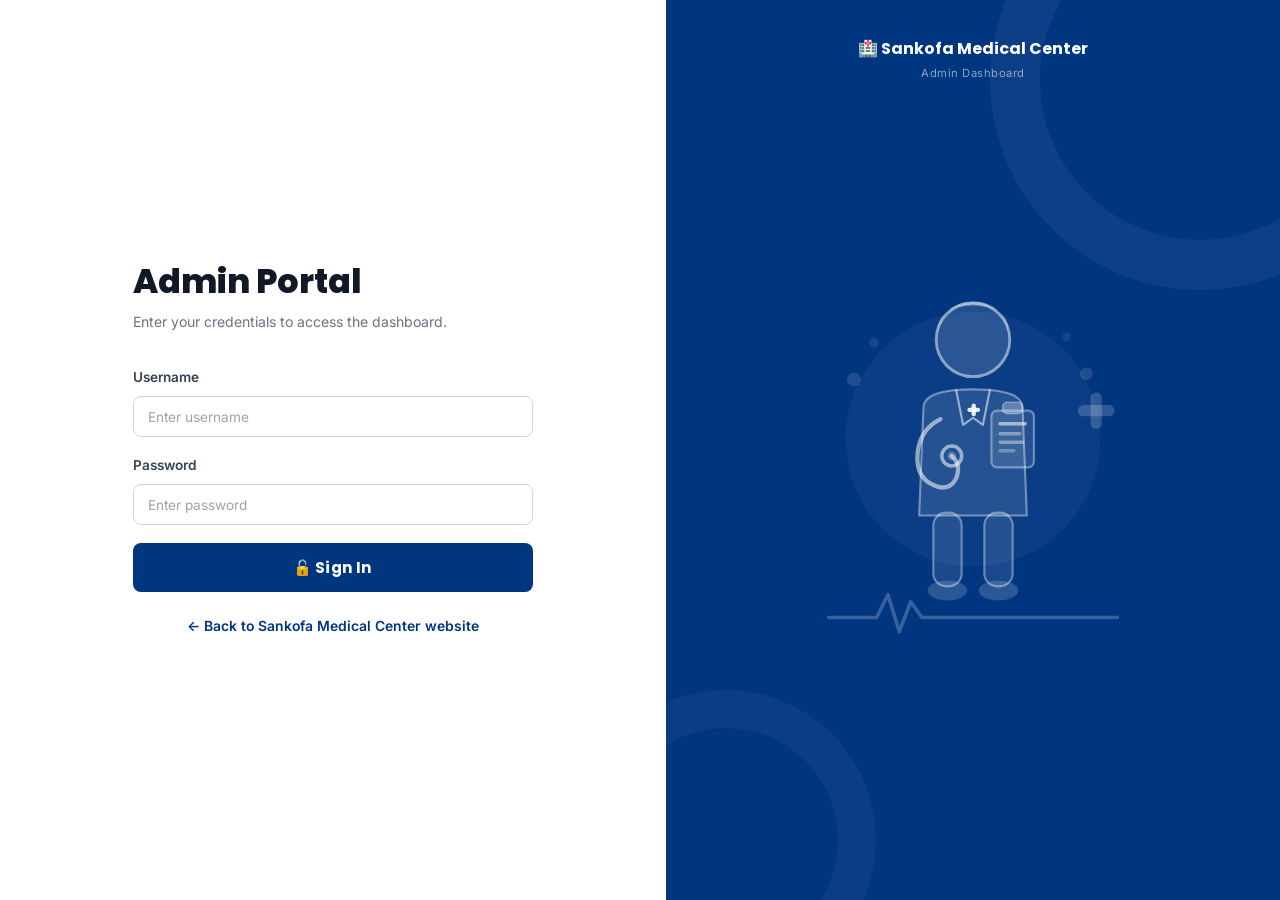
<file: admin.html>
<!DOCTYPE html>
<html lang="en">
<head>
  <meta charset="UTF-8" />
  <meta name="viewport" content="width=device-width, initial-scale=1.0" />
  <meta name="description" content="MedCare Hospital Admin Dashboard — manage appointments." />
  <!-- Prevent search engines indexing admin page -->
  <meta name="robots" content="noindex, nofollow" />
  <title>Admin Dashboard | MedCare Hospital</title>

  <!-- Google Fonts -->
  <link rel="preconnect" href="https://fonts.googleapis.com" />
  <link rel="preconnect" href="https://fonts.gstatic.com" crossorigin />
  <link href="https://fonts.googleapis.com/css2?family=Poppins:wght@400;500;600;700;800&family=Inter:wght@300;400;500;600&display=swap" rel="stylesheet" />

  <!-- CSS — style.css provides base vars; admin.css provides layout -->
  <link rel="stylesheet" href="css/style.css" />
  <link rel="stylesheet" href="css/login.css" />
  <link rel="stylesheet" href="css/admin.css" />
</head>
<body>

  <!-- ============================================================
       SCREEN 1: LOGIN
       Shown on first load. Hidden after successful login.
  ============================================================ -->
  <div id="login-screen" class="admin-page" role="main" aria-label="Admin login">

    <!-- LEFT: white form panel -->
    <div class="auth-left">
      <div class="auth-form-wrap">

        <h1>Admin Portal</h1>
        <p class="auth-subtitle">Enter your credentials to access the dashboard.</p>

        <!-- Error banner -->
        <div class="auth-banner auth-banner--error" id="login-error" role="alert" aria-live="assertive">
          <span>❌ Incorrect username or password. Please try again.</span>
        </div>

        <form id="login-form" novalidate aria-label="Admin login form">

          <div class="field-group">
            <label for="admin-username">Username</label>
            <input
              type="text"
              id="admin-username"
              name="username"
              placeholder="Enter username"
              autocomplete="username"
              required
              aria-required="true"
            />
          </div>

          <div class="field-group">
            <label for="admin-password">Password</label>
            <input
              type="password"
              id="admin-password"
              name="password"
              placeholder="Enter password"
              autocomplete="current-password"
              required
              aria-required="true"
            />
          </div>

          <button type="submit" class="auth-submit">🔓 Sign In</button>
        </form>

        <div class="auth-links">
          <p><a href="index.html">← Back to Sankofa Medical Center website</a></p>
        </div>

      </div>
    </div><!-- /.auth-left -->

    <!-- RIGHT: deep blue panel -->
    <div class="auth-right">
      <div class="auth-illus-wrap">
        <svg xmlns="http://www.w3.org/2000/svg" viewBox="0 0 240 280" fill="none">
          <circle cx="120" cy="132" r="90" fill="rgba(255,255,255,0.04)"/>
          <circle cx="120" cy="62" r="26" fill="rgba(255,255,255,0.13)" stroke="rgba(255,255,255,0.5)" stroke-width="2"/>
          <path d="M95 56 Q95 38 120 38 Q145 38 145 56 L143 50 Q137 35 120 35 Q103 35 97 50 Z" fill="rgba(255,255,255,0.25)"/>
          <path d="M85 110 Q85 97 120 97 Q155 97 155 110 L158 186 H82 Z" fill="rgba(255,255,255,0.11)" stroke="rgba(255,255,255,0.4)" stroke-width="1.5"/>
          <path d="M108 97 L113 122 L120 117 L127 122 L132 97" fill="none" stroke="rgba(255,255,255,0.55)" stroke-width="1.5" stroke-linejoin="round"/>
          <rect x="116" y="110" width="9" height="3" rx="1.5" fill="rgba(255,255,255,0.9)"/>
          <rect x="119" y="107" width="3" height="9" rx="1.5" fill="rgba(255,255,255,0.9)"/>
          <path d="M97 118 Q83 125 81 141 Q79 158 91 164 Q103 170 108 160 Q112 150 105 144" fill="none" stroke="rgba(255,255,255,0.55)" stroke-width="3" stroke-linecap="round"/>
          <circle cx="105" cy="144" r="7" fill="none" stroke="rgba(255,255,255,0.55)" stroke-width="2.5"/>
          <circle cx="105" cy="144" r="3" fill="rgba(255,255,255,0.25)"/>
          <rect x="133" y="112" width="30" height="40" rx="4" fill="rgba(255,255,255,0.10)" stroke="rgba(255,255,255,0.38)" stroke-width="1.5"/>
          <rect x="141" y="106" width="14" height="8" rx="3" fill="rgba(255,255,255,0.28)" stroke="rgba(255,255,255,0.38)" stroke-width="1"/>
          <rect x="138" y="120" width="20" height="2.5" rx="1" fill="rgba(255,255,255,0.55)"/>
          <rect x="138" y="127" width="16" height="2.5" rx="1" fill="rgba(255,255,255,0.38)"/>
          <rect x="138" y="133" width="18" height="2.5" rx="1" fill="rgba(255,255,255,0.38)"/>
          <rect x="138" y="139" width="12" height="2.5" rx="1" fill="rgba(255,255,255,0.28)"/>
          <rect x="92" y="184" width="20" height="52" rx="9" fill="rgba(255,255,255,0.10)" stroke="rgba(255,255,255,0.38)" stroke-width="1.5"/>
          <rect x="128" y="184" width="20" height="52" rx="9" fill="rgba(255,255,255,0.10)" stroke="rgba(255,255,255,0.38)" stroke-width="1.5"/>
          <ellipse cx="102" cy="239" rx="14" ry="7" fill="rgba(255,255,255,0.17)"/>
          <ellipse cx="138" cy="239" rx="14" ry="7" fill="rgba(255,255,255,0.17)"/>
          <path d="M18 258 L52 258 L60 242 L68 268 L76 247 L84 258 L222 258" stroke="rgba(255,255,255,0.22)" stroke-width="2.5" stroke-linecap="round" stroke-linejoin="round"/>
          <circle cx="36" cy="90" r="5" fill="rgba(255,255,255,0.12)"/>
          <circle cx="50" cy="64" r="3.5" fill="rgba(255,255,255,0.09)"/>
          <circle cx="200" cy="86" r="4.5" fill="rgba(255,255,255,0.12)"/>
          <circle cx="186" cy="60" r="3" fill="rgba(255,255,255,0.09)"/>
          <rect x="194" y="108" width="26" height="8" rx="4" fill="rgba(255,255,255,0.18)"/>
          <rect x="203" y="99" width="8" height="26" rx="4" fill="rgba(255,255,255,0.18)"/>
        </svg>
      </div>
      <div class="auth-right-brand">
        <span class="auth-right-brand-name">🏥 Sankofa Medical Center</span>
        <span class="auth-right-brand-sub">Admin Dashboard</span>
      </div>
    </div><!-- /.auth-right -->

  </div><!-- /login-screen -->


  <!-- ============================================================
       SCREEN 2: DASHBOARD
       Hidden until login succeeds.
  ============================================================ -->
  <div id="dashboard-screen" class="dashboard-page" role="main">

    <!-- ---- Top Bar ---- -->
    <header class="admin-topbar" role="banner">
      <div class="topbar-inner">
        <div class="topbar-brand">
          🏥 Sankofa Medical Center Admin
          <span class="topbar-badge">Dashboard</span>
        </div>

        <div class="topbar-actions">
          <!-- Live clock -->
          <span class="topbar-time" id="topbar-time" aria-live="off"></span>
          <!-- Logout -->
          <button id="logout-btn" type="button" aria-label="Sign out of admin dashboard">
            🚪 Sign Out
          </button>
        </div>
      </div>
    </header>

    <!-- ---- Main Content ---- -->
    <main class="dashboard-content">

      <!-- Page Title -->
      <div class="dashboard-title">
        <u class="underline"><h2 class="dash-board">Appointments Dashboard</h2></u>
        <p class="view-search">View, search, and manage all booked patient appointments.</p>
      </div>

      <!-- ---- Stats Cards ---- -->
      <section class="stats-cards" aria-label="Summary statistics">

        <div class="stat-card" role="article" aria-label="Total appointments">
          <div class="stat-card-icon blue" aria-hidden="true">📋</div>
          <div class="stat-card-info">
            <h3 id="stat-total">0</h3>
            <p>Total Appointments</p>
          </div>
        </div>

        <div class="stat-card" role="article" aria-label="Today's appointments">
          <div class="stat-card-icon green" aria-hidden="true">📅</div>
          <div class="stat-card-info">
            <h3 id="stat-today">0</h3>
            <p>Appointments Today</p>
          </div>
        </div>

        <div class="stat-card" role="article" aria-label="Departments active">
          <div class="stat-card-icon orange" aria-hidden="true">🏥</div>
          <div class="stat-card-info">
            <h3 id="stat-depts">0</h3>
            <p>Active Departments</p>
          </div>
        </div>

        <div class="stat-card" role="article" aria-label="Upcoming appointments">
          <div class="stat-card-icon red" aria-hidden="true">🔜</div>
          <div class="stat-card-info">
            <h3 id="stat-upcoming">0</h3>
            <p>Upcoming Visits</p>
          </div>
        </div>

      </section>

      <!-- ---- Appointments Table ---- -->
      <section class="table-section" aria-labelledby="table-title">

        <!-- Table Header -->
        <div class="table-header">
          <h3 id="table-title">📋 All Appointments</h3>

          <div class="table-controls">
            <!-- Search -->
            <div class="table-search" role="search" aria-label="Search appointments">
              <span aria-hidden="true">🔍</span>
              <input
                type="search"
                id="search-input"
                placeholder="Search by name, email, date…"
                aria-label="Search appointments"
              />
            </div>

            <!-- Department Filter -->
            <select id="dept-filter" class="dept-filter" aria-label="Filter by department">
              <option value="">All Departments</option>
              <!-- Populated dynamically by admin.js -->
            </select>
          </div>
        </div>

        <!-- Scrollable Table -->
        <div class="table-wrapper">
          <table id="appointments-table" aria-label="Appointments list" aria-live="polite">
            <thead>
              <tr>
                <th scope="col">Patient Name</th>
                <th scope="col">Email</th>
                <th scope="col">Phone</th>
                <th scope="col">Department</th>
                <th scope="col">Date</th>
                <th scope="col">Time</th>
                <th scope="col">Action</th>
              </tr>
            </thead>
            <!-- Rows injected by admin.js -->
            <tbody id="table-body">
            </tbody>
          </table>
        </div>

        <!-- Table Footer -->
        <div class="table-footer">
          <p id="table-count" aria-live="polite">Loading appointments…</p>
          <button id="clear-all-btn" type="button" aria-label="Clear all appointments">
            🗑 Clear All
          </button>
        </div>

      </section><!-- /table-section -->

      <!-- Quick Access -->
      <section class="quick-actions" aria-label="Quick actions">
        <a href="booking.html" class="btn btn-primary" target="_blank" rel="noopener">📅 New Booking (Public Form)</a>
        <a href="index.html"   class="btn btn-outline-primary">🏥 Back to Website</a>
      </section>

    </main>
  </div><!-- /dashboard-screen -->


  <!-- ============================================================
       SCRIPTS
       validation.js first for shared utilities, then admin.js
  ============================================================ -->
  <script src="js/validation.js"></script>
  <script src="js/admin.js"></script>
</body>
</html>
</file>
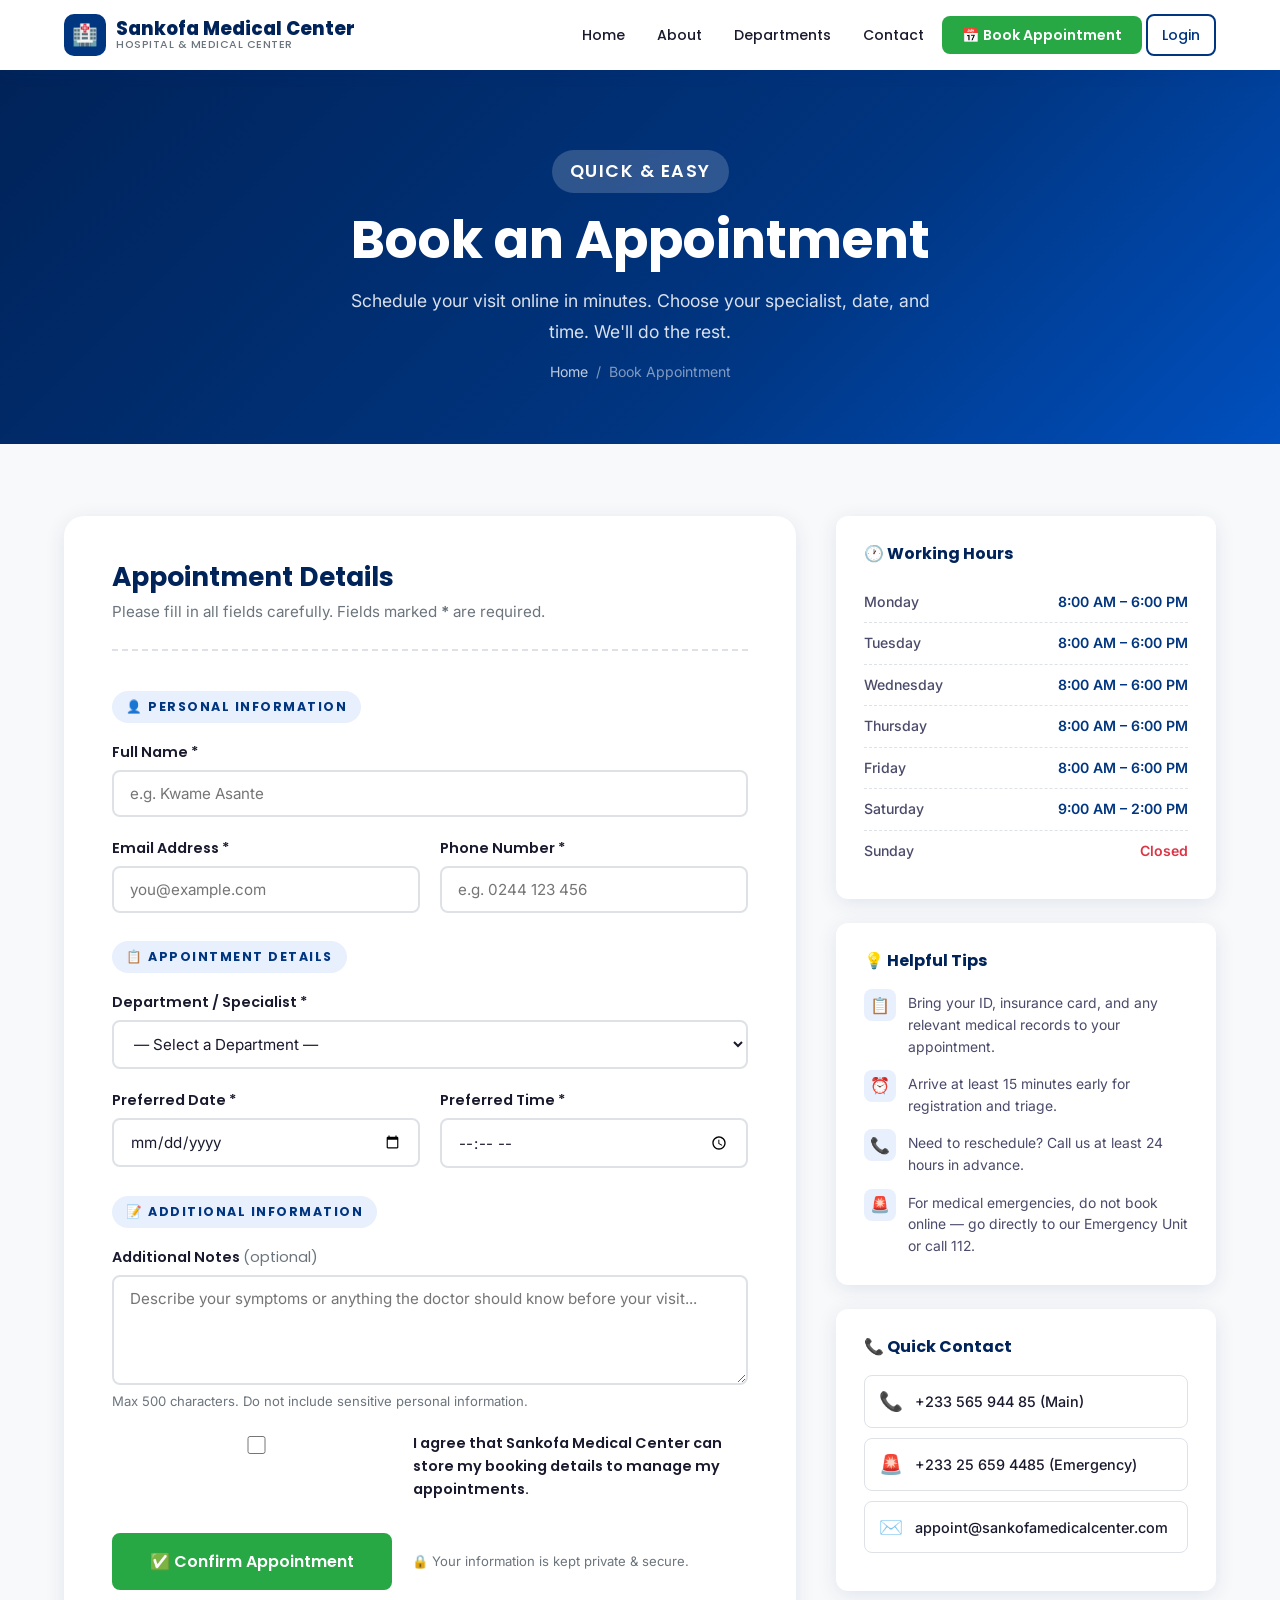
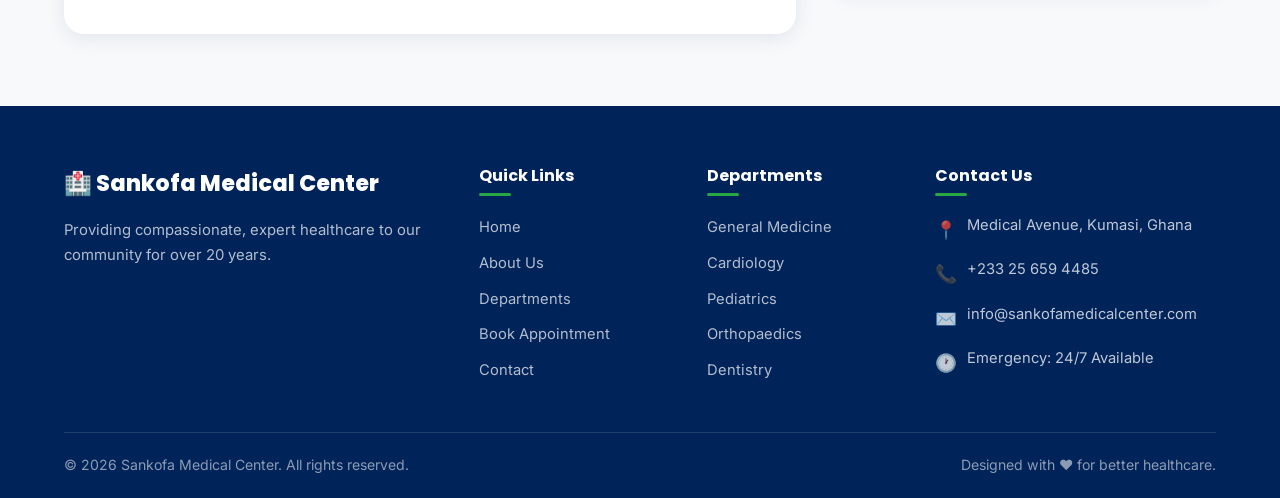
<file: booking.html>
<!DOCTYPE html>
<html lang="en">
<head>
  <meta charset="UTF-8" />
  <meta name="viewport" content="width=device-width, initial-scale=1.0" />
  <meta name="description" content="Book an appointment at Sankofa Medical Center. Choose your specialist, select a date and time, and confirm your booking online." />
  <title>Book Appointment | Sankofa Medical Center</title>

  <!-- Google Fonts -->
  <link rel="preconnect" href="https://fonts.googleapis.com" />
  <link rel="preconnect" href="https://fonts.gstatic.com" crossorigin />
  <link href="https://fonts.googleapis.com/css2?family=Poppins:wght@400;500;600;700;800&family=Inter:wght@300;400;500;600&display=swap" rel="stylesheet" />

  <!-- CSS -->
  <link rel="stylesheet" href="css/style.css" />
  <link rel="stylesheet" href="css/navbar.css" />
  <link rel="stylesheet" href="css/booking.css" />
</head>
<body>

  <!-- ============================================================
       NAVIGATION
  ============================================================ -->
  <nav class="navbar" role="navigation" aria-label="Main navigation">
    <div class="nav-container">
      <a href="index.html" class="nav-brand" aria-label="Sankofa Medical Center Home">
        <div class="brand-icon" aria-hidden="true">🏥</div>
        <div class="brand-name">Sankofa Medical Center<span>Hospital &amp; Medical Center</span></div>
      </a>

      <ul class="nav-links" id="nav-links" role="list">
        <li><a href="index.html">Home</a></li>
        <li><a href="about.html">About</a></li>
        <li><a href="departments.html">Departments</a></li>
        <li><a href="contact.html">Contact</a></li>
        <li><a href="booking.html" class="nav-cta active" aria-current="page">📅 Book Appointment</a></li>
        <li id="nav-user-area"></li>
      </ul>

      <button class="hamburger" id="hamburger" aria-label="Toggle navigation menu" aria-expanded="false" aria-controls="nav-links">
        <span class="bar"></span><span class="bar"></span><span class="bar"></span>
      </button>
    </div>
  </nav>

  <!-- ============================================================
       PAGE HERO
  ============================================================ -->
  <header class="page-hero" role="banner">
    <div class="container">
      <p class="section-badge">Quick &amp; Easy</p>
      <h1>Book an Appointment</h1>
      <p>Schedule your visit online in minutes. Choose your specialist, date, and time. We'll do the rest.</p>
      <nav class="breadcrumb" aria-label="Breadcrumb">
        <a href="index.html">Home</a><span>/</span><span aria-current="page">Book Appointment</span>
      </nav>
    </div>
  </header>

  <!-- ============================================================
       BOOKING SECTION
  ============================================================ -->
  <section class="booking-section" aria-labelledby="booking-form-heading">
    <div class="container">
      <div class="booking-layout">

        <!-- ---- LEFT: Booking Form Card ---- -->
        <div class="booking-form-card">
          <h2 id="booking-form-heading">Appointment Details</h2>
          <p class="form-subtitle">
            Please fill in all fields carefully. Fields marked <strong>*</strong> are required.
          </p>

          <!-- Booking Form -->
          <form id="booking-form" novalidate aria-label="Appointment booking form">

            <!-- Section 1: Personal Info -->
            <p class="form-section-title">👤 Personal Information</p>

            <!-- Full Name -->
            <div class="form-group">
              <label for="full-name">Full Name <span aria-hidden="true">*</span></label>
              <input
                type="text"
                id="full-name"
                name="full-name"
                placeholder="e.g. Kwame Asante"
                autocomplete="name"
                required
                aria-required="true"
                aria-describedby="full-name-error"
              />
              <span class="error-msg" id="full-name-error" role="alert" aria-live="polite"></span>
            </div>

            <!-- Email & Phone in a row -->
            <div class="form-row">
              <div class="form-group">
                <label for="email">Email Address <span aria-hidden="true">*</span></label>
                <input
                  type="email"
                  id="email"
                  name="email"
                  placeholder="you@example.com"
                  autocomplete="email"
                  required
                  aria-required="true"
                  aria-describedby="email-error"
                />
                <span class="error-msg" id="email-error" role="alert" aria-live="polite"></span>
              </div>

              <div class="form-group">
                <label for="phone">Phone Number <span aria-hidden="true">*</span></label>
                <input
                  type="tel"
                  id="phone"
                  name="phone"
                  placeholder="e.g. 0244 123 456"
                  autocomplete="tel"
                  required
                  aria-required="true"
                  aria-describedby="phone-error"
                />
                <span class="error-msg" id="phone-error" role="alert" aria-live="polite"></span>
              </div>
            </div>

            <!-- Section 2: Appointment Details -->
            <p class="form-section-title">📋 Appointment Details</p>

            <!-- Department -->
            <div class="form-group">
              <label for="department">Department / Specialist <span aria-hidden="true">*</span></label>
              <select
                id="department"
                name="department"
                required
                aria-required="true"
                aria-describedby="dept-error"
              >
                <option value="">— Select a Department —</option>
                <option value="general-medicine">🩺 General Medicine</option>
                <option value="cardiology">🫀 Cardiology</option>
                <option value="pediatrics">👶 Pediatrics</option>
                <option value="orthopedics">🦴 Orthopaedics</option>
                <option value="gynecology">🤱 Gynecology</option>
                <option value="dentistry">🦷 Dentistry</option>
              </select>
              <span class="error-msg" id="dept-error" role="alert" aria-live="polite"></span>
              <!-- Dynamic available hours note shown by JS -->
              <small id="dept-hours-note"></small>
            </div>

            <!-- Date & Time in a row -->
            <div class="form-row">
              <div class="form-group">
                <label for="appt-date">Preferred Date <span aria-hidden="true">*</span></label>
                <input
                  type="date"
                  id="appt-date"
                  name="appt-date"
                  required
                  aria-required="true"
                  aria-describedby="date-error"
                />
                <span class="error-msg" id="date-error" role="alert" aria-live="polite"></span>
              </div>

              <div class="form-group">
                <label for="appt-time">Preferred Time <span aria-hidden="true">*</span></label>
                <input
                  type="time"
                  id="appt-time"
                  name="appt-time"
                  min="08:00"
                  max="18:00"
                  required
                  aria-required="true"
                  aria-describedby="time-error"
                />
                <span class="error-msg" id="time-error" role="alert" aria-live="polite"></span>
              </div>
            </div>

            <!-- Section 3: Additional Info -->
            <p class="form-section-title">📝 Additional Information</p>

            <!-- Notes -->
            <div class="form-group">
              <label for="notes">Additional Notes <span class="label-optional">(optional)</span></label>
              <textarea
                id="notes"
                name="notes"
                placeholder="Describe your symptoms or anything the doctor should know before your visit..."
                aria-describedby="notes-hint"
              ></textarea>
              <small id="notes-hint">Max 500 characters. Do not include sensitive personal information.</small>
            </div>

            <!-- Privacy Consent -->
            <div class="form-group form-group--row">
              <input
                type="checkbox"
                id="consent"
                name="consent"
                required
                class="consent-checkbox"
              />
              <label for="consent" class="consent-label">
                I agree that Sankofa Medical Center can store my booking details to manage my appointments.
              </label>
            </div>

            <!-- Submit -->
            <div class="form-actions">
              <button type="submit" class="btn btn-cta">
                ✅ Confirm Appointment
              </button>
              <span class="form-note">🔒 Your information is kept private &amp; secure.</span>
            </div>

          </form>

          <!-- ============================================================
               CONFIRMATION BOX (hidden until successful submit)
          ============================================================ -->
          <div class="confirmation-box" id="confirmation-box" role="region" aria-label="Booking confirmation" aria-live="polite">
            <span class="confirm-icon" aria-hidden="true">🎉</span>
            <h3>Appointment Confirmed!</h3>
            <p>Thank you, <strong id="confirm-name"></strong>. Your appointment has been successfully booked.</p>
            <p>Please save your reference number and arrive 15 minutes before your scheduled time.</p>

            <!-- Booking Summary -->
            <div class="confirm-summary">
              <table class="confirm-table">
                <tr>
                  <td class="confirm-td-label">Department:</td>
                  <td class="confirm-td-value" id="confirm-dept"></td>
                </tr>
                <tr>
                  <td class="confirm-td-label">Date:</td>
                  <td class="confirm-td-value" id="confirm-date"></td>
                </tr>
                <tr>
                  <td class="confirm-td-label">Time:</td>
                  <td class="confirm-td-value" id="confirm-time"></td>
                </tr>
              </table>
            </div>

            <p>Your booking reference:</p>
            <div class="confirm-ref" id="confirm-ref" aria-label="Booking reference number"></div>

            <button id="book-another-btn" class="btn btn-primary">📅 Book Another Appointment</button>
          </div>

        </div><!-- /booking-form-card -->

        <!-- ---- RIGHT: Sidebar ---- -->
        <aside class="booking-sidebar" aria-label="Booking information">

          <!-- Working Hours -->
          <div class="info-card">
            <h4>🕐 Working Hours</h4>
            <ul class="hours-list" aria-label="Clinic working hours">
              <li><span class="day">Monday</span>    <span class="time">8:00 AM – 6:00 PM</span></li>
              <li><span class="day">Tuesday</span>   <span class="time">8:00 AM – 6:00 PM</span></li>
              <li><span class="day">Wednesday</span> <span class="time">8:00 AM – 6:00 PM</span></li>
              <li><span class="day">Thursday</span>  <span class="time">8:00 AM – 6:00 PM</span></li>
              <li><span class="day">Friday</span>    <span class="time">8:00 AM – 6:00 PM</span></li>
              <li><span class="day">Saturday</span>  <span class="time">9:00 AM – 2:00 PM</span></li>
              <li><span class="day">Sunday</span>    <span class="time closed">Closed</span></li>
            </ul>
          </div>

          <!-- Booking Tips -->
          <div class="info-card">
            <h4>💡 Helpful Tips</h4>
            <div class="tips-list">
              <div class="tip-item">
                <div class="tip-icon" aria-hidden="true">📋</div>
                <p>Bring your ID, insurance card, and any relevant medical records to your appointment.</p>
              </div>
              <div class="tip-item">
                <div class="tip-icon" aria-hidden="true">⏰</div>
                <p>Arrive at least 15 minutes early for registration and triage.</p>
              </div>
              <div class="tip-item">
                <div class="tip-icon" aria-hidden="true">📞</div>
                <p>Need to reschedule? Call us at least 24 hours in advance.</p>
              </div>
              <div class="tip-item">
                <div class="tip-icon" aria-hidden="true">🚨</div>
                <p>For medical emergencies, do not book online — go directly to our Emergency Unit or call 112.</p>
              </div>
            </div>
          </div>

          <!-- Quick Contact -->
          <div class="info-card">
            <h4>📞 Quick Contact</h4>
            <div class="quick-contact">
              <a href="tel:+23356594485" aria-label="Call our main line">
                <span>📞</span>
                <span>+233 565 944 85 (Main)</span>
              </a>
              <a href="tel:+233256594485" aria-label="Call our emergency line">
                <span>🚨</span>
                <span>+233 25 659 4485 (Emergency)</span>
              </a>
              <a href="mailto:appoint@sankofamedicalcenter.com" aria-label="Send us an email">
                <span>✉️</span>
                <span>appoint@sankofamedicalcenter.com</span>
              </a>
            </div>
          </div>

        </aside>

      </div><!-- /booking-layout -->
    </div>
  </section>

  <!-- ============================================================
       FOOTER
  ============================================================ -->
  <footer role="contentinfo">
    <div class="container">
      <div class="footer-grid">
        <div class="footer-brand">
          <div class="logo-text">🏥 Sankofa Medical Center</div>
          <p>Providing compassionate, expert healthcare to our community for over 20 years.</p>
        </div>
        <div class="footer-col">
          <h4>Quick Links</h4>
          <ul>
            <li><a href="index.html">Home</a></li>
            <li><a href="about.html">About Us</a></li>
            <li><a href="departments.html">Departments</a></li>
            <li><a href="booking.html">Book Appointment</a></li>
            <li><a href="contact.html">Contact</a></li>
          </ul>
        </div>
        <div class="footer-col">
          <h4>Departments</h4>
          <ul>
            <li><a href="departments.html">General Medicine</a></li>
            <li><a href="departments.html">Cardiology</a></li>
            <li><a href="departments.html">Pediatrics</a></li>
            <li><a href="departments.html">Orthopaedics</a></li>
            <li><a href="departments.html">Dentistry</a></li>
          </ul>
        </div>
        <div class="footer-col">
          <h4>Contact Us</h4>
          <div class="footer-contact-item"><span>📍</span><span>Medical Avenue, Kumasi, Ghana</span></div>
          <div class="footer-contact-item"><span>📞</span><span>+233 25 659 4485</span></div>
          <div class="footer-contact-item"><span>✉️</span><span>info@sankofamedicalcenter.com</span></div>
          <div class="footer-contact-item"><span>🕐</span><span>Emergency: 24/7 Available</span></div>
        </div>
      </div>
      <div class="footer-bottom">
        <p>&copy; 2026 Sankofa Medical Center. All rights reserved.</p>
        <p>Designed with ❤️ for better healthcare.</p>
      </div>
    </div>
  </footer>

  <!-- ============================================================
       SCRIPTS — validation must load before booking
  ============================================================ -->
  <script src="js/auth.js"></script>
  <script src="js/validation.js"></script>
  <script src="js/booking.js"></script>

  <!-- Navbar + URL param pre-selection -->
  <script>
    // Hamburger menu
    const hamburger = document.getElementById('hamburger');
    const navLinks  = document.getElementById('nav-links');
    hamburger.addEventListener('click', () => {
      const isOpen = hamburger.classList.toggle('open');
      navLinks.classList.toggle('open', isOpen);
      hamburger.setAttribute('aria-expanded', isOpen);
    });
    navLinks.querySelectorAll('a').forEach(link => {
      link.addEventListener('click', () => {
        hamburger.classList.remove('open');
        navLinks.classList.remove('open');
        hamburger.setAttribute('aria-expanded', 'false');
      });
    });
    window.addEventListener('scroll', () => {
      document.querySelector('.navbar').classList.toggle('scrolled', window.scrollY > 10);
    });

    // Pre-select department from URL query param e.g. booking.html?dept=cardiology
    (function preselectDept() {
      const params = new URLSearchParams(window.location.search);
      const dept   = params.get('dept');
      if (dept) {
        const select = document.getElementById('department');
        if (select) {
          // Trigger change after DOM is ready so the hours note also updates
          select.value = dept;
          select.dispatchEvent(new Event('change'));
        }
      }
    })();
  </script>
</body>
</html>
</file>
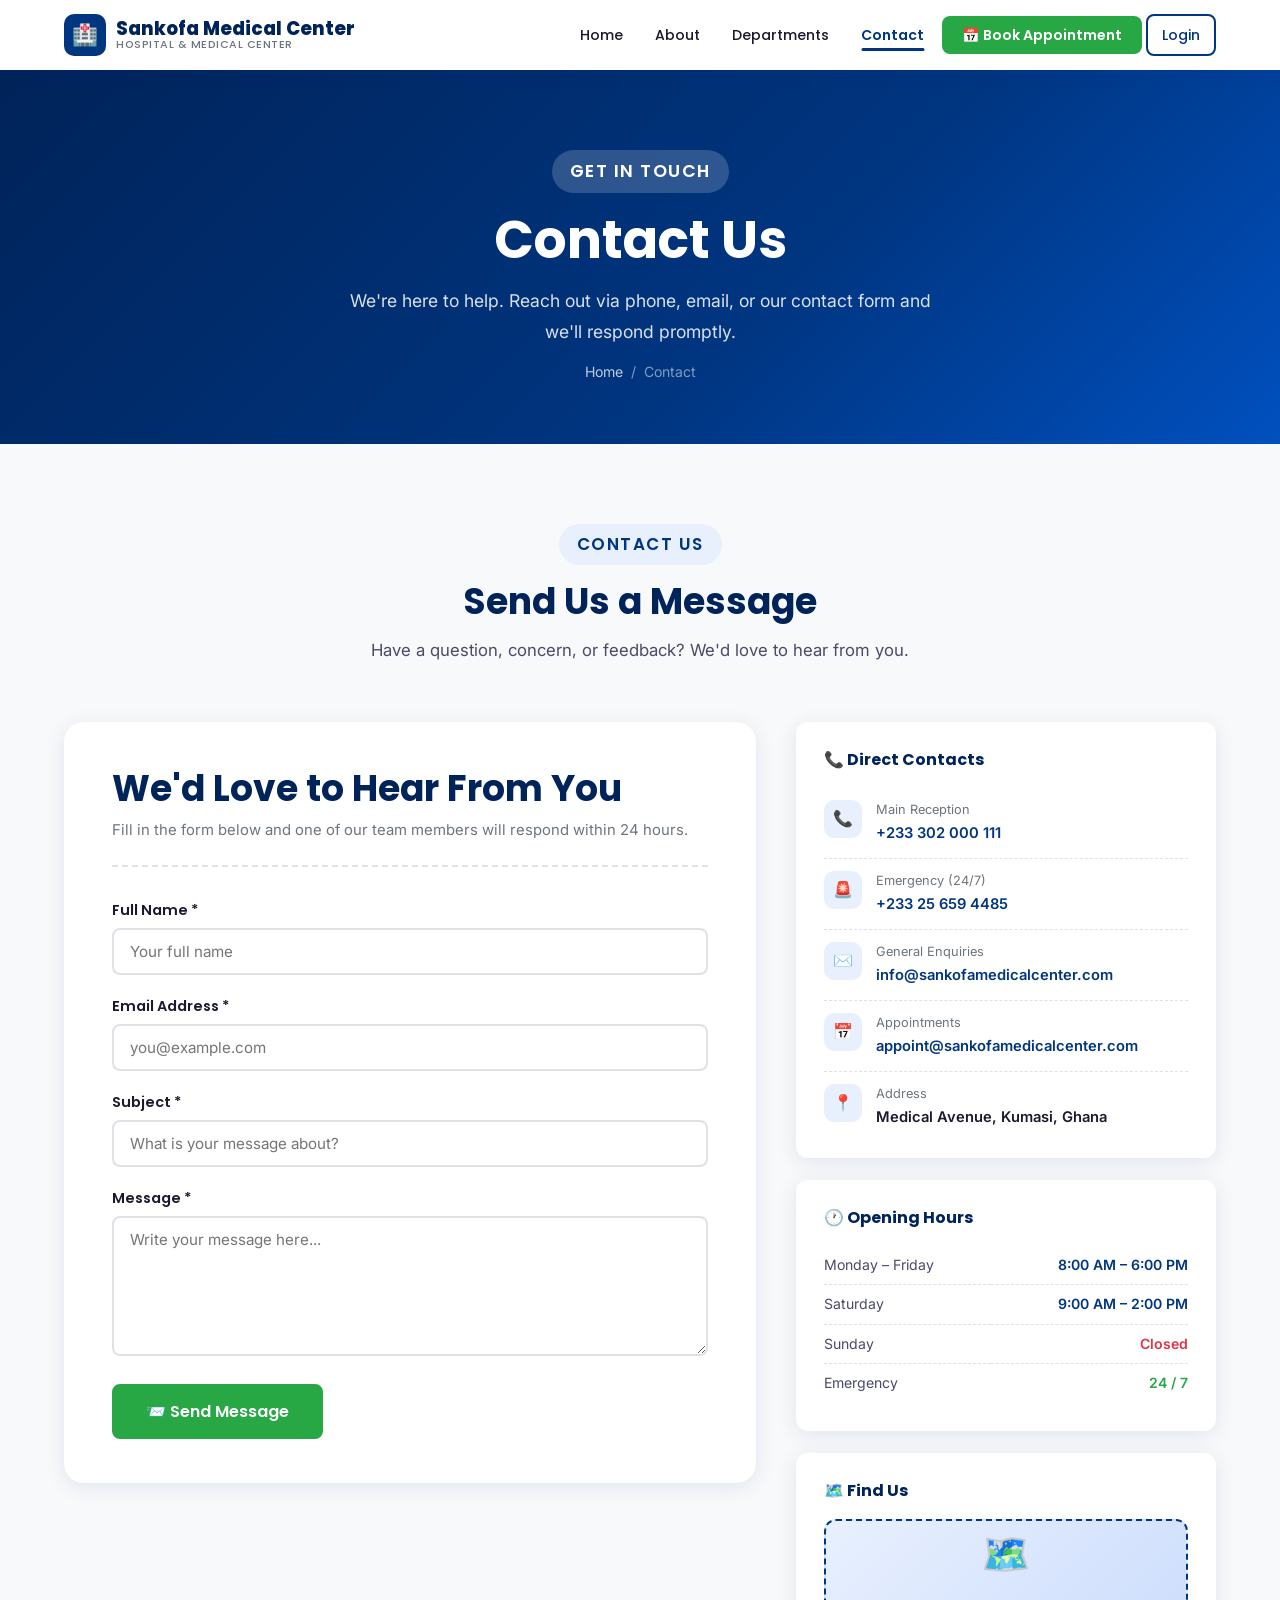
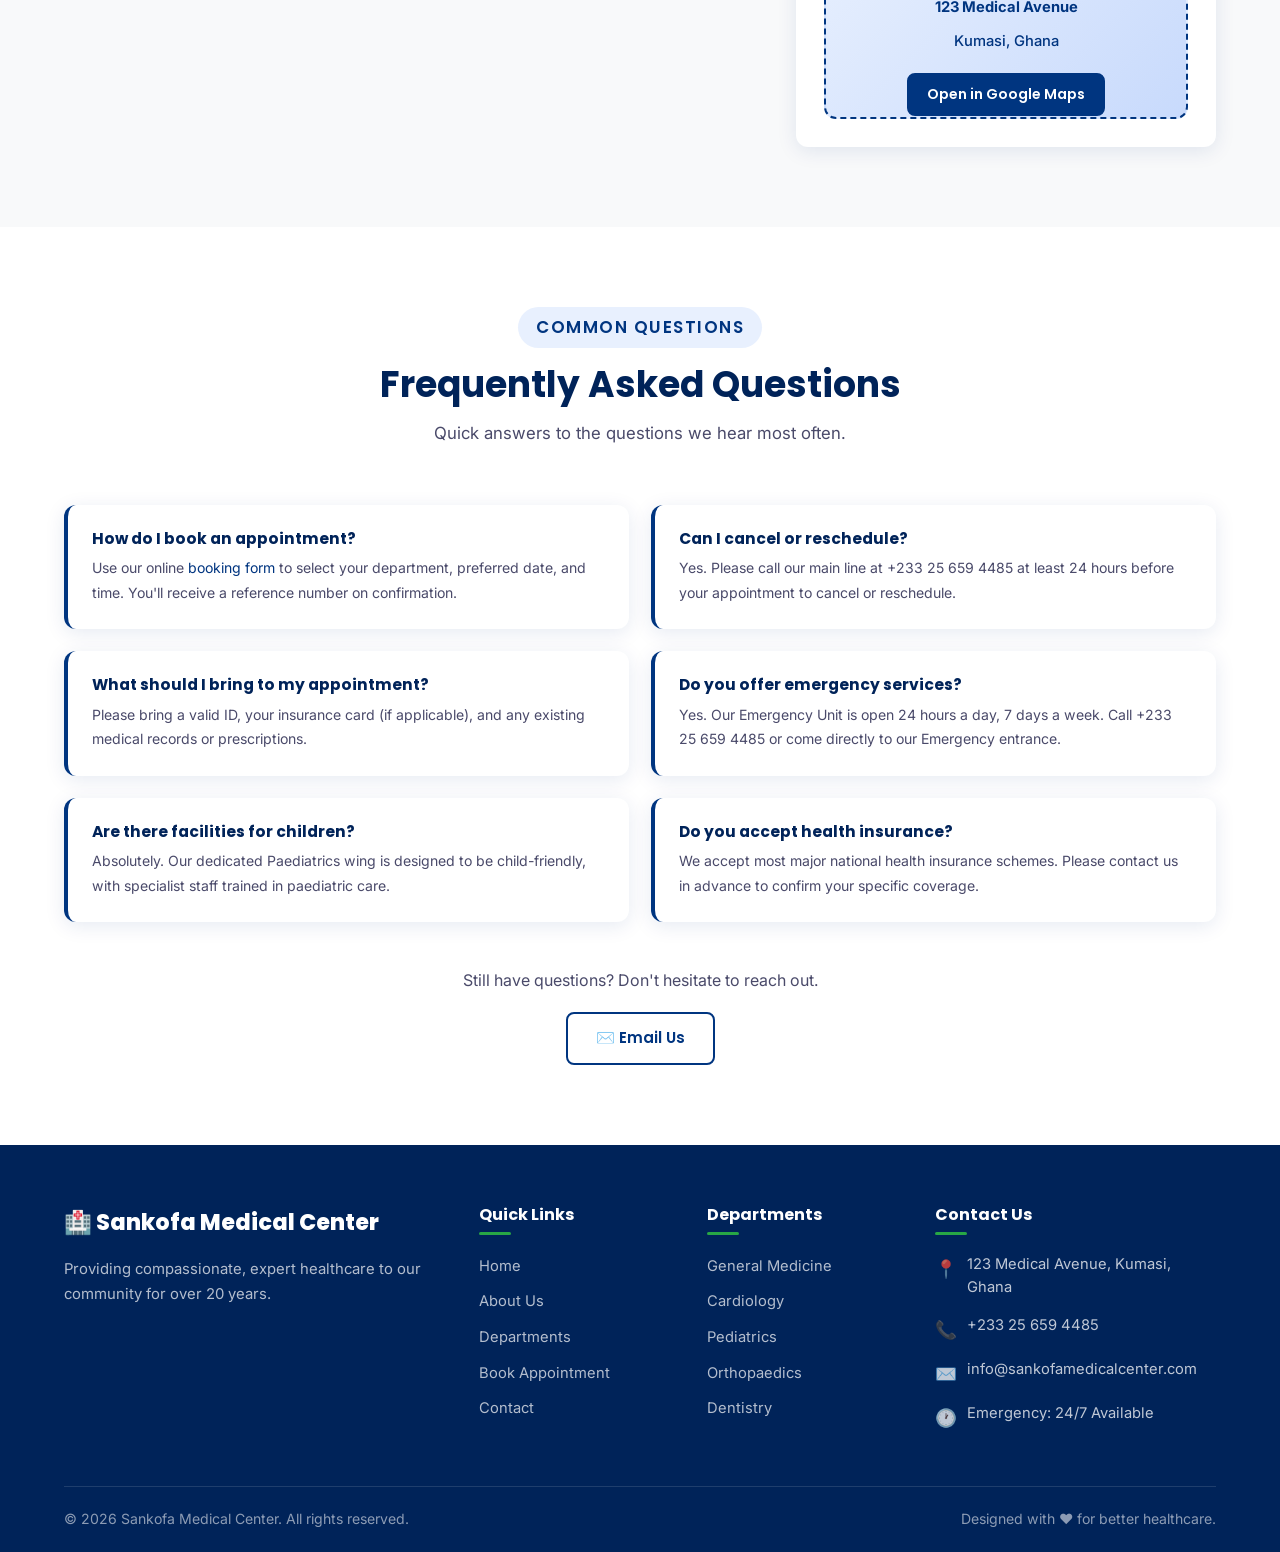
<file: contact.html>
<!DOCTYPE html>
<html lang="en">
<head>
  <meta charset="UTF-8" />
  <meta name="viewport" content="width=device-width, initial-scale=1.0" />
  <meta name="description" content="Contact Sankofa Medical Center. Reach us by phone, email, or by filling in our contact form." />
  <title>Contact Us | Sankofa Medical Center</title>

  <!-- Google Fonts -->
  <link rel="preconnect" href="https://fonts.googleapis.com" />
  <link rel="preconnect" href="https://fonts.gstatic.com" crossorigin />
  <link href="https://fonts.googleapis.com/css2?family=Poppins:wght@400;500;600;700;800&family=Inter:wght@300;400;500;600&display=swap" rel="stylesheet" />

  <!-- CSS -->
  <link rel="stylesheet" href="css/style.css" />
  <link rel="stylesheet" href="css/navbar.css" />
  <link rel="stylesheet" href="css/contact.css" />
</head>
<body>

  <!-- ============================================================
       NAVIGATION
  ============================================================ -->
  <nav class="navbar" role="navigation" aria-label="Main navigation">
    <div class="nav-container">
      <a href="index.html" class="nav-brand" aria-label="Sankofa Medical Center Home">
        <div class="brand-icon" aria-hidden="true">🏥</div>
        <div class="brand-name">Sankofa Medical Center<span>Hospital &amp; Medical Center</span></div>
      </a>

      <ul class="nav-links" id="nav-links" role="list">
        <li><a href="index.html">Home</a></li>
        <li><a href="about.html">About</a></li>
        <li><a href="departments.html">Departments</a></li>
        <li><a href="contact.html" class="active" aria-current="page">Contact</a></li>
        <li><a href="booking.html" class="nav-cta">📅 Book Appointment</a></li>
        <li id="nav-user-area"></li>
      </ul>

      <button class="hamburger" id="hamburger" aria-label="Toggle navigation menu" aria-expanded="false" aria-controls="nav-links">
        <span class="bar"></span><span class="bar"></span><span class="bar"></span>
      </button>
    </div>
  </nav>

  <!-- ============================================================
       PAGE HERO
  ============================================================ -->
  <header class="page-hero" role="banner">
    <div class="container">
      <p class="section-badge">Get In Touch</p>
      <h1>Contact Us</h1>
      <p>We're here to help. Reach out via phone, email, or our contact form and we'll respond promptly.</p>
      <nav class="breadcrumb" aria-label="Breadcrumb">
        <a href="index.html">Home</a><span>/</span><span aria-current="page">Contact</span>
      </nav>
    </div>
  </header>

  <!-- ============================================================
       CONTACT SECTION
  ============================================================ -->
  <section class="section section-alt" aria-labelledby="contact-heading">
    <div class="container">
      <div class="section-header">
        <p class="section-badge">Contact Us</p>
        <h2 id="contact-heading">Send Us a Message</h2>
        <p>Have a question, concern, or feedback? We'd love to hear from you.</p>
      </div>

      <div class="contact-layout">

        <!-- ---- Contact Form ---- -->
        <div class="contact-form-card">
          <h2>We'd Love to Hear From You</h2>
          <p class="form-subtitle">Fill in the form below and one of our team members will respond within 24 hours.</p>

          <form id="contact-form" novalidate aria-label="Contact form">
            <!-- Name row -->
            <div class="form-group">
              <label for="c-name">Full Name <span aria-hidden="true">*</span></label>
              <input
                type="text"
                id="c-name"
                name="contact-name"
                placeholder="Your full name"
                autocomplete="name"
                required
                aria-required="true"
                aria-describedby="c-name-error"
              />
              <span class="error-msg" id="c-name-error" role="alert" aria-live="polite"></span>
            </div>

            <!-- Email -->
            <div class="form-group">
              <label for="c-email">Email Address <span aria-hidden="true">*</span></label>
              <input
                type="email"
                id="c-email"
                name="contact-email"
                placeholder="you@example.com"
                autocomplete="email"
                required
                aria-required="true"
                aria-describedby="c-email-error"
              />
              <span class="error-msg" id="c-email-error" role="alert" aria-live="polite"></span>
            </div>

            <!-- Subject -->
            <div class="form-group">
              <label for="c-subject">Subject <span aria-hidden="true">*</span></label>
              <input
                type="text"
                id="c-subject"
                name="contact-subject"
                placeholder="What is your message about?"
                required
                aria-required="true"
                aria-describedby="c-subject-error"
              />
              <span class="error-msg" id="c-subject-error" role="alert" aria-live="polite"></span>
            </div>

            <!-- Message -->
            <div class="form-group">
              <label for="c-message">Message <span aria-hidden="true">*</span></label>
              <textarea
                id="c-message"
                name="contact-message"
                placeholder="Write your message here..."
                required
                aria-required="true"
                aria-describedby="c-message-error"
              ></textarea>
              <span class="error-msg" id="c-message-error" role="alert" aria-live="polite"></span>
            </div>

            <div class="contact-submit-wrapper">
              <button type="submit" class="btn btn-cta">
                📨 Send Message
              </button>
            </div>
          </form>

          <!-- Success message shown after send -->
          <div id="contact-success" role="region" aria-live="polite">
            <span class="cs-icon" aria-hidden="true">✅</span>
            <h3>Message Sent!</h3>
            <p>Thank you for reaching out. Our team will get back to you within 24 hours.</p>
            <button
              onclick="document.getElementById('contact-success').style.display='none';document.getElementById('contact-form').reset();document.getElementById('contact-form').style.display='block';"
              class="btn btn-primary btn-reset-contact"
            >
              Send Another Message
            </button>
          </div>
        </div>

        <!-- ---- Sidebar ---- -->
        <aside class="contact-sidebar" aria-label="Contact information">

          <!-- Direct Contacts -->
          <div class="contact-info-card">
            <h4>📞 Direct Contacts</h4>

            <div class="contact-detail-item">
              <div class="contact-detail-icon" aria-hidden="true">📞</div>
              <div>
                <span class="cdi-label">Main Reception</span>
                <a href="tel:+233302000111" class="cdi-value">+233 302 000 111</a>
              </div>
            </div>

            <div class="contact-detail-item">
              <div class="contact-detail-icon" aria-hidden="true">🚨</div>
              <div>
                <span class="cdi-label">Emergency (24/7)</span>
                <a href="tel:+233 25 659 4485" class="cdi-value">+233 25 659 4485</a>
              </div>
            </div>

            <div class="contact-detail-item">
              <div class="contact-detail-icon" aria-hidden="true">✉️</div>
              <div>
                <span class="cdi-label">General Enquiries</span>
                <a href="mailto:info@sankofamedicalcenter.com" class="cdi-value">info@sankofamedicalcenter.com</a>
              </div>
            </div>

            <div class="contact-detail-item">
              <div class="contact-detail-icon" aria-hidden="true">📅</div>
              <div>
                <span class="cdi-label">Appointments</span>
                <a href="mailto:appoint@sankofamedicalcenter.com" class="cdi-value">appoint@sankofamedicalcenter.com</a>
              </div>
            </div>

            <div class="contact-detail-item">
              <div class="contact-detail-icon" aria-hidden="true">📍</div>
              <div>
                <span class="cdi-label">Address</span>
                <span class="cdi-value">Medical Avenue, Kumasi, Ghana</span>
              </div>
            </div>
          </div>

          <!-- Opening Hours -->
          <div class="contact-info-card">
            <h4>🕐 Opening Hours</h4>
            <table class="hours-table">
              <tbody>
                <tr class="hours-row">
                  <td>Monday – Friday</td>
                  <td>8:00 AM – 6:00 PM</td>
                </tr>
                <tr class="hours-row">
                  <td>Saturday</td>
                  <td>9:00 AM – 2:00 PM</td>
                </tr>
                <tr class="hours-row hours-closed">
                  <td>Sunday</td>
                  <td>Closed</td>
                </tr>
                <tr class="hours-emergency">
                  <td>Emergency</td>
                  <td>24 / 7</td>
                </tr>
              </tbody>
            </table>
          </div>

          <!-- Map Placeholder -->
          <div class="contact-info-card">
            <h4>🗺️ Find Us</h4>
            <div class="map-placeholder" role="img" aria-label="Map placeholder — Medical Avenue, Kumasi, Ghana">
              <span class="map-icon" aria-hidden="true">🗺️</span>
              <strong>123 Medical Avenue</strong>
              <span>Kumasi, Ghana</span>
              <a
                href="https://maps.google.com/?q=Kumasi+Ghana"
                target="_blank"
                rel="noopener noreferrer"
                class="btn btn-primary btn-sm map-cta"
              >
                Open in Google Maps
              </a>
            </div>
          </div>

        </aside>

      </div>
    </div>
  </section>

  <!-- ============================================================
       FAQ SECTION
  ============================================================ -->
  <section class="section" aria-labelledby="faq-heading">
    <div class="container">
      <div class="section-header">
        <p class="section-badge">Common Questions</p>
        <h2 id="faq-heading">Frequently Asked Questions</h2>
        <p>Quick answers to the questions we hear most often.</p>
      </div>

      <div class="faq-grid">
        <div class="faq-item">
          <h4>How do I book an appointment?</h4>
          <p>Use our online <a href="booking.html">booking form</a> to select your department, preferred date, and time. You'll receive a reference number on confirmation.</p>
        </div>
        <div class="faq-item">
          <h4>Can I cancel or reschedule?</h4>
          <p>Yes. Please call our main line at +233 25 659 4485 at least 24 hours before your appointment to cancel or reschedule.</p>
        </div>
        <div class="faq-item">
          <h4>What should I bring to my appointment?</h4>
          <p>Please bring a valid ID, your insurance card (if applicable), and any existing medical records or prescriptions.</p>
        </div>
        <div class="faq-item">
          <h4>Do you offer emergency services?</h4>
          <p>Yes. Our Emergency Unit is open 24 hours a day, 7 days a week. Call +233 25 659 4485 or come directly to our Emergency entrance.</p>
        </div>
        <div class="faq-item">
          <h4>Are there facilities for children?</h4>
          <p>Absolutely. Our dedicated Paediatrics wing is designed to be child-friendly, with specialist staff trained in paediatric care.</p>
        </div>
        <div class="faq-item">
          <h4>Do you accept health insurance?</h4>
          <p>We accept most major national health insurance schemes. Please contact us in advance to confirm your specific coverage.</p>
        </div>
      </div>

      <div class="section-cta">
        <p>Still have questions? Don't hesitate to reach out.</p>
        <a href="mailto:info@sankofamedicalcenter.com" class="btn btn-outline-primary">✉️ Email Us</a>
      </div>
    </div>
  </section>

  <!-- ============================================================
       FOOTER
  ============================================================ -->
  <footer role="contentinfo">
    <div class="container">
      <div class="footer-grid">
        <div class="footer-brand">
          <div class="logo-text">🏥 Sankofa Medical Center</div>
          <p>Providing compassionate, expert healthcare to our community for over 20 years.</p>
        </div>
        <div class="footer-col">
          <h4>Quick Links</h4>
          <ul>
            <li><a href="index.html">Home</a></li>
            <li><a href="about.html">About Us</a></li>
            <li><a href="departments.html">Departments</a></li>
            <li><a href="booking.html">Book Appointment</a></li>
            <li><a href="contact.html">Contact</a></li>
          </ul>
        </div>
        <div class="footer-col">
          <h4>Departments</h4>
          <ul>
            <li><a href="departments.html">General Medicine</a></li>
            <li><a href="departments.html">Cardiology</a></li>
            <li><a href="departments.html">Pediatrics</a></li>
            <li><a href="departments.html">Orthopaedics</a></li>
            <li><a href="departments.html">Dentistry</a></li>
          </ul>
        </div>
        <div class="footer-col">
          <h4>Contact Us</h4>
          <div class="footer-contact-item"><span>📍</span><span>123 Medical Avenue, Kumasi, Ghana</span></div>
          <div class="footer-contact-item"><span>📞</span><span>+233 25 659 4485</span></div>
          <div class="footer-contact-item"><span>✉️</span><span>info@sankofamedicalcenter.com</span></div>
          <div class="footer-contact-item"><span>🕐</span><span>Emergency: 24/7 Available</span></div>
        </div>
      </div>
      <div class="footer-bottom">
        <p>&copy; 2026 Sankofa Medical Center. All rights reserved.</p>
        <p>Designed with ❤️ for better healthcare.</p>
      </div>
    </div>
  </footer>

  <!-- ============================================================
       JS
  ============================================================ -->
  <script src="js/auth.js"></script>
  <script src="js/validation.js"></script>

  <script>
    /* --- Navbar --- */
    const hamburger = document.getElementById('hamburger');
    const navLinks  = document.getElementById('nav-links');
    hamburger.addEventListener('click', () => {
      const isOpen = hamburger.classList.toggle('open');
      navLinks.classList.toggle('open', isOpen);
      hamburger.setAttribute('aria-expanded', isOpen);
    });
    navLinks.querySelectorAll('a').forEach(link => {
      link.addEventListener('click', () => {
        hamburger.classList.remove('open');
        navLinks.classList.remove('open');
        hamburger.setAttribute('aria-expanded', 'false');
      });
    });
    window.addEventListener('scroll', () => {
      document.querySelector('.navbar').classList.toggle('scrolled', window.scrollY > 10);
    });

    /* --- Contact Form Validation & Submission --- */
    document.addEventListener('DOMContentLoaded', () => {
      const form        = document.getElementById('contact-form');
      const successBox  = document.getElementById('contact-success');

      // Field refs
      const cName    = document.getElementById('c-name');
      const cEmail   = document.getElementById('c-email');
      const cSubject = document.getElementById('c-subject');
      const cMsg     = document.getElementById('c-message');

      // Error refs
      const cNameErr    = document.getElementById('c-name-error');
      const cEmailErr   = document.getElementById('c-email-error');
      const cSubjectErr = document.getElementById('c-subject-error');
      const cMsgErr     = document.getElementById('c-message-error');

      const { attachLiveValidation, validateField } = window.Validators;

      // Live validation
      attachLiveValidation(cName,    cNameErr,    { required: true, minLength: 2, emptyMessage: 'Please enter your name.' });
      attachLiveValidation(cEmail,   cEmailErr,   { required: true, type: 'email', emptyMessage: 'Please enter your email.' });
      attachLiveValidation(cSubject, cSubjectErr, { required: true, minLength: 3, emptyMessage: 'Please enter a subject.' });
      attachLiveValidation(cMsg,     cMsgErr,     { required: true, minLength: 10, emptyMessage: 'Please enter your message (min 10 characters).' });

      form.addEventListener('submit', (e) => {
        e.preventDefault();

        // Validate all fields
        const valid = [
          validateField(cName,    cNameErr,    { required: true, minLength: 2, emptyMessage: 'Please enter your name.' }),
          validateField(cEmail,   cEmailErr,   { required: true, type: 'email', emptyMessage: 'Please enter your email.' }),
          validateField(cSubject, cSubjectErr, { required: true, minLength: 3, emptyMessage: 'Please enter a subject.' }),
          validateField(cMsg,     cMsgErr,     { required: true, minLength: 10, emptyMessage: 'Please enter your message (min 10 characters).' }),
        ].every(Boolean);

        if (!valid) {
          const firstError = form.querySelector('.error');
          if (firstError) firstError.scrollIntoView({ behavior: 'smooth', block: 'center' });
          return;
        }

        // Simulate sending — hide form, show success
        form.style.display   = 'none';
        successBox.style.display = 'block';
        successBox.scrollIntoView({ behavior: 'smooth', block: 'start' });
      });
    });
  </script>
</body>
</html>
</file>
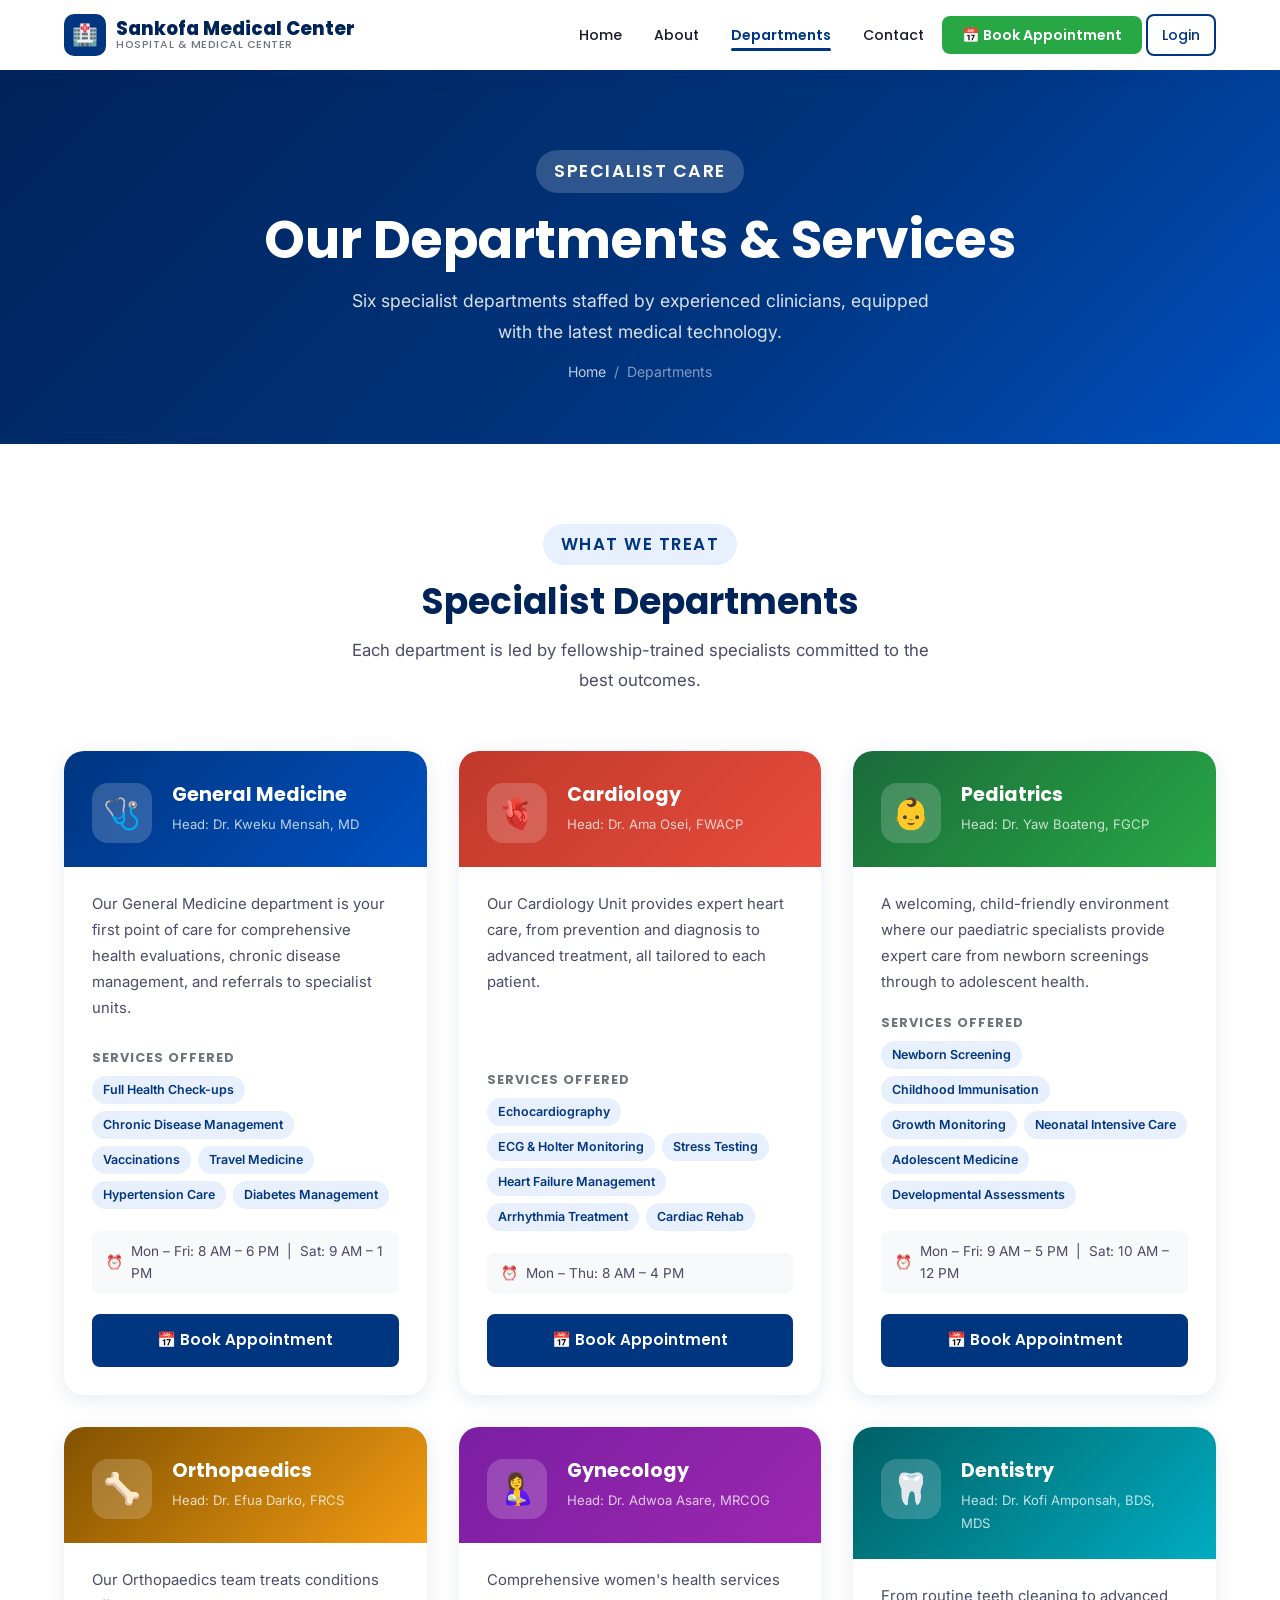
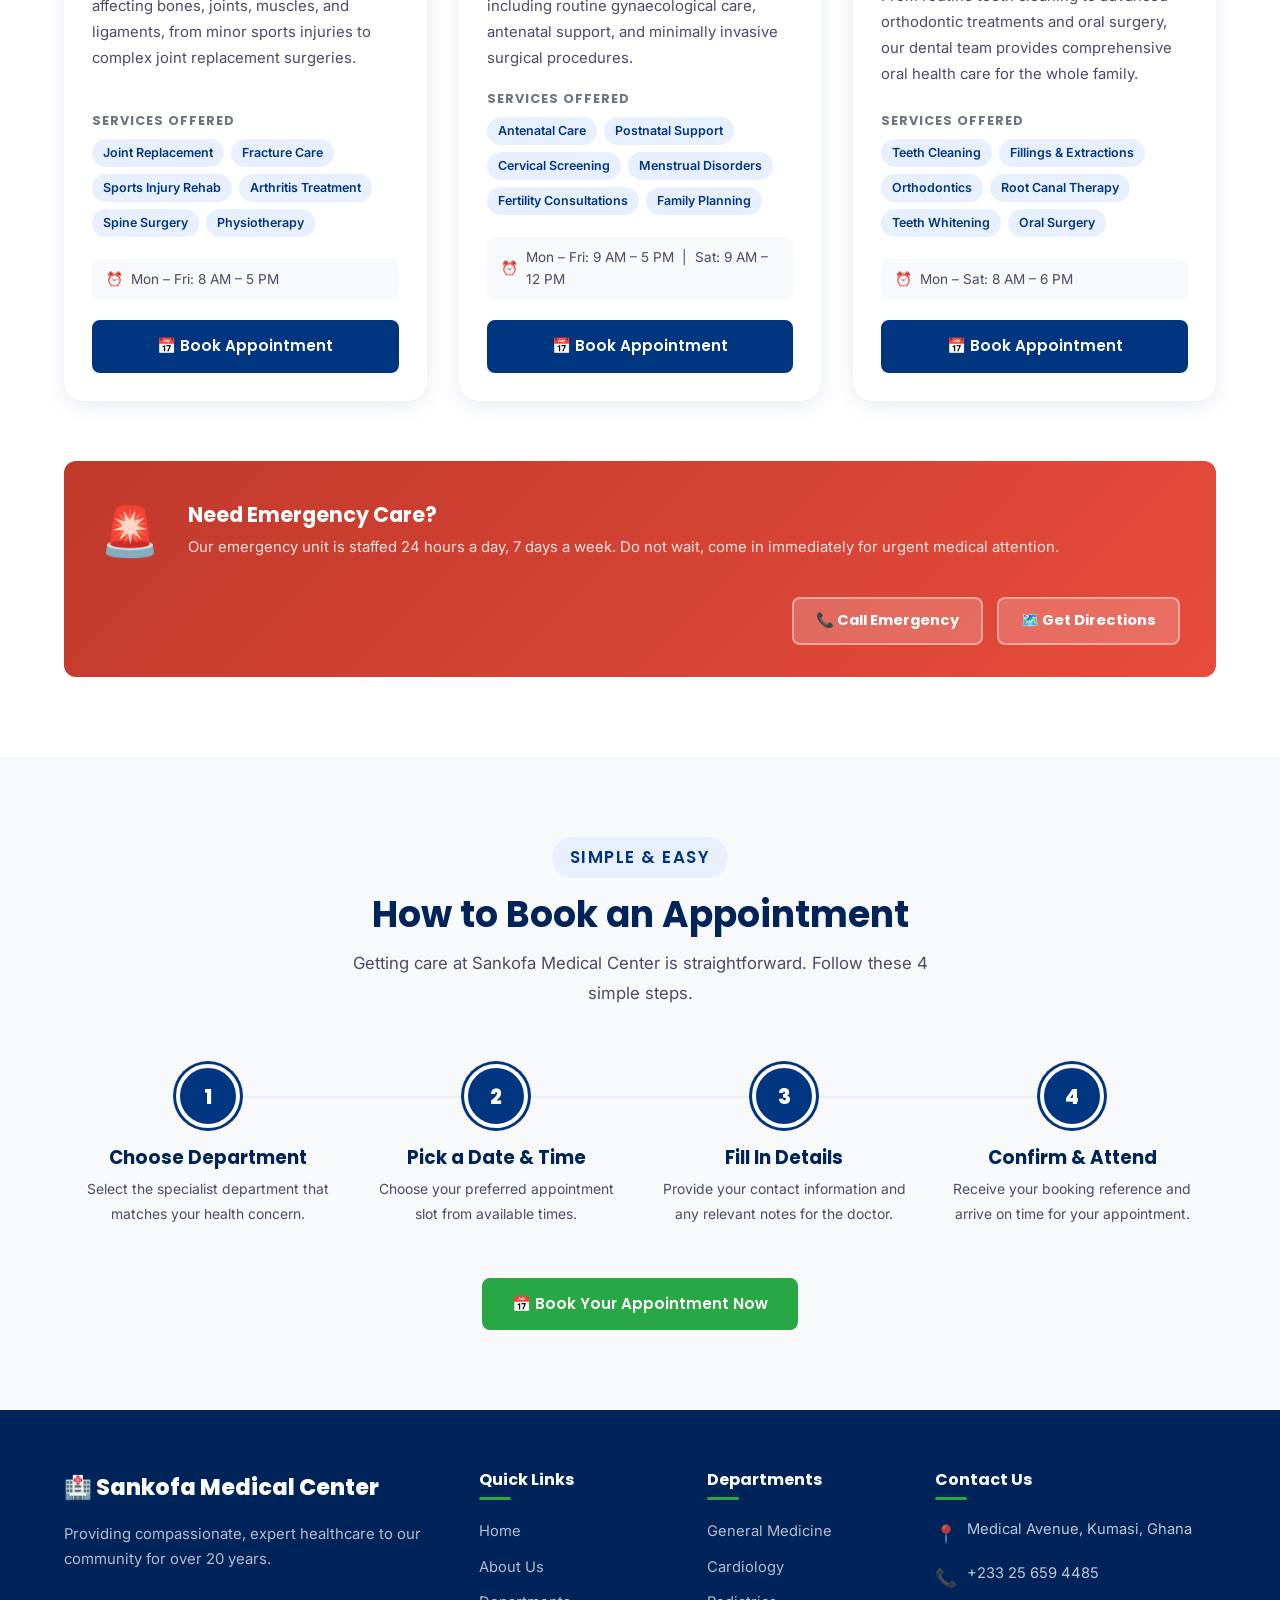
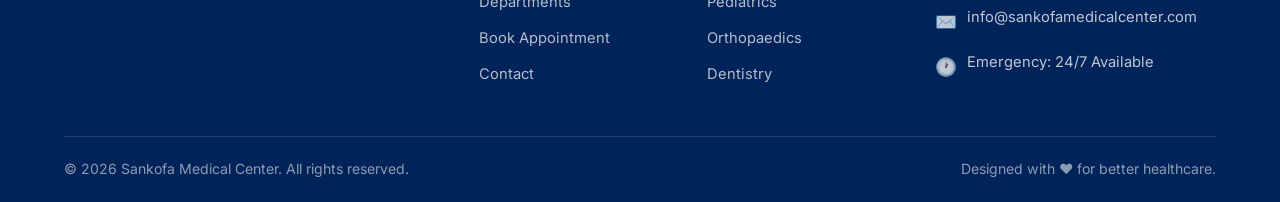
<file: departments.html>
<!DOCTYPE html>
<html lang="en">
<head>
  <meta charset="UTF-8" />
  <meta name="viewport" content="width=device-width, initial-scale=1.0" />
  <meta name="description" content="Explore Sankofa Medical Center's specialist departments: General Medicine, Cardiology, Pediatrics, Orthopaedics, Gynecology, and Dentistry." />
  <title>Departments | Sankofa Medical Center</title>

  <!-- Google Fonts -->
  <link rel="preconnect" href="https://fonts.googleapis.com" />
  <link rel="preconnect" href="https://fonts.gstatic.com" crossorigin />
  <link href="https://fonts.googleapis.com/css2?family=Poppins:wght@400;500;600;700;800&family=Inter:wght@300;400;500;600&display=swap" rel="stylesheet" />

  <!-- CSS -->
  <link rel="stylesheet" href="css/style.css" />
  <link rel="stylesheet" href="css/navbar.css" />
  <link rel="stylesheet" href="css/departments.css" />
</head>
<body>

  <!-- ============================================================
       NAVIGATION
  ============================================================ -->
  <nav class="navbar" role="navigation" aria-label="Main navigation">
    <div class="nav-container">
      <a href="index.html" class="nav-brand" aria-label="Sankofa Medical Center Home">
        <div class="brand-icon" aria-hidden="true">🏥</div>
        <div class="brand-name">Sankofa Medical Center<span>Hospital &amp; Medical Center</span></div>
      </a>

      <ul class="nav-links" id="nav-links" role="list">
        <li><a href="index.html">Home</a></li>
        <li><a href="about.html">About</a></li>
        <li><a href="departments.html" class="active" aria-current="page">Departments</a></li>
        <li><a href="contact.html">Contact</a></li>
        <li><a href="booking.html" class="nav-cta">📅 Book Appointment</a></li>
        <li id="nav-user-area"></li>
      </ul>

      <button class="hamburger" id="hamburger" aria-label="Toggle navigation menu" aria-expanded="false" aria-controls="nav-links">
        <span class="bar"></span><span class="bar"></span><span class="bar"></span>
      </button>
    </div>
  </nav>

  <!-- ============================================================
       PAGE HERO
  ============================================================ -->
  <header class="page-hero" role="banner">
    <div class="container">
      <p class="section-badge">Specialist Care</p>
      <h1>Our Departments &amp; Services</h1>
      <p>Six specialist departments staffed by experienced clinicians, equipped with the latest medical technology.</p>
      <nav class="breadcrumb" aria-label="Breadcrumb">
        <a href="index.html">Home</a><span>/</span><span aria-current="page">Departments</span>
      </nav>
    </div>
  </header>

  <!-- ============================================================
       DEPARTMENTS GRID
  ============================================================ -->
  <section class="section" aria-labelledby="depts-heading">
    <div class="container">
      <div class="section-header">
        <p class="section-badge">What We Treat</p>
        <h2 id="depts-heading">Specialist Departments</h2>
        <p>Each department is led by fellowship-trained specialists committed to the best outcomes.</p>
      </div>

      <div class="dept-grid">

        <!-- 1 — General Medicine -->
        <article class="dept-card general">
          <div class="dept-card-header">
            <div class="dept-emoji-wrap" aria-hidden="true">🩺</div>
            <div>
              <h3>General Medicine</h3>
              <p class="dept-head-sub">Head: Dr. Kweku Mensah, MD</p>
            </div>
          </div>
          <div class="dept-card-body">
            <p>
              Our General Medicine department is your first point of care for comprehensive health evaluations,
              chronic disease management, and referrals to specialist units.
            </p>
            <div class="dept-services">
              <h5>Services Offered</h5>
              <ul>
                <li>Full Health Check-ups</li>
                <li>Chronic Disease Management</li>
                <li>Vaccinations</li>
                <li>Travel Medicine</li>
                <li>Hypertension Care</li>
                <li>Diabetes Management</li>
              </ul>
            </div>
            <div class="dept-hours">⏰ <span>Mon – Fri: 8 AM – 6 PM &nbsp;|&nbsp; Sat: 9 AM – 1 PM</span></div>
            <a href="booking.html?dept=general-medicine" class="btn btn-primary">📅 Book Appointment</a>
          </div>
        </article>

        <!-- 2 — Cardiology -->
        <article class="dept-card cardiology">
          <div class="dept-card-header">
            <div class="dept-emoji-wrap" aria-hidden="true">🫀</div>
            <div>
              <h3>Cardiology</h3>
              <p class="dept-head-sub">Head: Dr. Ama Osei, FWACP</p>
            </div>
          </div>
          <div class="dept-card-body">
            <p>
              Our Cardiology Unit provides expert heart care, from prevention and diagnosis to advanced treatment, all tailored to each patient.


            </p>
            <div class="dept-services">
              <h5>Services Offered</h5>
              <ul>
                <li>Echocardiography</li>
                <li>ECG &amp; Holter Monitoring</li>
                <li>Stress Testing</li>
                <li>Heart Failure Management</li>
                <li>Arrhythmia Treatment</li>
                <li>Cardiac Rehab</li>
              </ul>
            </div>
            <div class="dept-hours">⏰ <span>Mon – Thu: 8 AM – 4 PM</span></div>
            <a href="booking.html?dept=cardiology" class="btn btn-primary">📅 Book Appointment</a>
          </div>
        </article>

        <!-- 3 — Pediatrics -->
        <article class="dept-card pediatrics">
          <div class="dept-card-header">
            <div class="dept-emoji-wrap" aria-hidden="true">👶</div>
            <div>
              <h3>Pediatrics</h3>
              <p class="dept-head-sub">Head: Dr. Yaw Boateng, FGCP</p>
            </div>
          </div>
          <div class="dept-card-body">
            <p>
              A welcoming, child-friendly environment where our paediatric specialists provide expert care
              from newborn screenings through to adolescent health.
            </p>
            <div class="dept-services">
              <h5>Services Offered</h5>
              <ul>
                <li>Newborn Screening</li>
                <li>Childhood Immunisation</li>
                <li>Growth Monitoring</li>
                <li>Neonatal Intensive Care</li>
                <li>Adolescent Medicine</li>
                <li>Developmental Assessments</li>
              </ul>
            </div>
            <div class="dept-hours">⏰ <span>Mon – Fri: 9 AM – 5 PM &nbsp;|&nbsp; Sat: 10 AM – 12 PM</span></div>
            <a href="booking.html?dept=pediatrics" class="btn btn-primary">📅 Book Appointment</a>
          </div>
        </article>

        <!-- 4 — Orthopaedics -->
        <article class="dept-card ortho">
          <div class="dept-card-header">
            <div class="dept-emoji-wrap" aria-hidden="true">🦴</div>
            <div>
              <h3>Orthopaedics</h3>
              <p class="dept-head-sub">Head: Dr. Efua Darko, FRCS</p>
            </div>
          </div>
          <div class="dept-card-body">
            <p>
              Our Orthopaedics team treats conditions affecting bones, joints, muscles, and ligaments,
              from minor sports injuries to complex joint replacement surgeries.
            </p>
            <div class="dept-services">
              <h5>Services Offered</h5>
              <ul>
                <li>Joint Replacement</li>
                <li>Fracture Care</li>
                <li>Sports Injury Rehab</li>
                <li>Arthritis Treatment</li>
                <li>Spine Surgery</li>
                <li>Physiotherapy</li>
              </ul>
            </div>
            <div class="dept-hours">⏰ <span>Mon – Fri: 8 AM – 5 PM</span></div>
            <a href="booking.html?dept=orthopedics" class="btn btn-primary">📅 Book Appointment</a>
          </div>
        </article>

        <!-- 5 — Gynecology -->
        <article class="dept-card gynecology">
          <div class="dept-card-header">
            <div class="dept-emoji-wrap" aria-hidden="true">🤱</div>
            <div>
              <h3>Gynecology</h3>
              <p class="dept-head-sub">Head: Dr. Adwoa Asare, MRCOG</p>
            </div>
          </div>
          <div class="dept-card-body">
            <p>
              Comprehensive women's health services including routine gynaecological care,
              antenatal support, and minimally invasive surgical procedures.
            </p>
            <div class="dept-services">
              <h5>Services Offered</h5>
              <ul>
                <li>Antenatal Care</li>
                <li>Postnatal Support</li>
                <li>Cervical Screening</li>
                <li>Menstrual Disorders</li>
                <li>Fertility Consultations</li>
                <li>Family Planning</li>
              </ul>
            </div>
            <div class="dept-hours">⏰ <span>Mon – Fri: 9 AM – 5 PM &nbsp;|&nbsp; Sat: 9 AM – 12 PM</span></div>
            <a href="booking.html?dept=gynecology" class="btn btn-primary">📅 Book Appointment</a>
          </div>
        </article>

        <!-- 6 — Dentistry -->
        <article class="dept-card dentistry">
          <div class="dept-card-header">
            <div class="dept-emoji-wrap" aria-hidden="true">🦷</div>
            <div>
              <h3>Dentistry</h3>
              <p class="dept-head-sub">Head: Dr. Kofi Amponsah, BDS, MDS</p>
            </div>
          </div>
          <div class="dept-card-body">
            <p>
              From routine teeth cleaning to advanced orthodontic treatments and oral surgery,
              our dental team provides comprehensive oral health care for the whole family.
            </p>
            <div class="dept-services">
              <h5>Services Offered</h5>
              <ul>
                <li>Teeth Cleaning</li>
                <li>Fillings &amp; Extractions</li>
                <li>Orthodontics</li>
                <li>Root Canal Therapy</li>
                <li>Teeth Whitening</li>
                <li>Oral Surgery</li>
              </ul>
            </div>
            <div class="dept-hours">⏰ <span>Mon – Sat: 8 AM – 6 PM</span></div>
            <a href="booking.html?dept=dentistry" class="btn btn-primary">📅 Book Appointment</a>
          </div>
        </article>

      </div>

      <!-- Emergency Banner -->
      <div class="emergency-banner" role="alert">
        <div class="emerg-icon" aria-hidden="true">🚨</div>
        <div>
          <h3>Need Emergency Care?</h3>
          <p>Our emergency unit is staffed 24 hours a day, 7 days a week. Do not wait, come in immediately for urgent medical attention.</p>
        </div>
        <div class="emerg-actions">
          <a href="tel:+233 25 659 4485" class="emerg-phone-btn">📞 Call Emergency</a>
          <a href="contact.html" class="emerg-phone-btn">🗺️ Get Directions</a>
        </div>
      </div>
    </div>
  </section>

  <!-- ============================================================
       HOW IT WORKS
  ============================================================ -->
  <section class="section section-alt" aria-labelledby="process-heading">
    <div class="container">
      <div class="section-header">
        <p class="section-badge">Simple &amp; Easy</p>
        <h2 id="process-heading">How to Book an Appointment</h2>
        <p>Getting care at Sankofa Medical Center is straightforward. Follow these 4 simple steps.</p>
      </div>

      <div class="process-steps">
        <div class="step">
          <div class="step-num">1</div>
          <h4>Choose Department</h4>
          <p>Select the specialist department that matches your health concern.</p>
        </div>
        <div class="step">
          <div class="step-num">2</div>
          <h4>Pick a Date &amp; Time</h4>
          <p>Choose your preferred appointment slot from available times.</p>
        </div>
        <div class="step">
          <div class="step-num">3</div>
          <h4>Fill In Details</h4>
          <p>Provide your contact information and any relevant notes for the doctor.</p>
        </div>
        <div class="step">
          <div class="step-num">4</div>
          <h4>Confirm &amp; Attend</h4>
          <p>Receive your booking reference and arrive on time for your appointment.</p>
        </div>
      </div>

      <div class="dept-cta">
        <a href="booking.html" class="btn btn-cta">📅 Book Your Appointment Now</a>
      </div>
    </div>
  </section>

  <!-- ============================================================
       FOOTER
  ============================================================ -->
  <footer role="contentinfo">
    <div class="container">
      <div class="footer-grid">
        <div class="footer-brand">
          <div class="logo-text">🏥 Sankofa Medical Center</div>
          <p>Providing compassionate, expert healthcare to our community for over 20 years.</p>
        </div>
        <div class="footer-col">
          <h4>Quick Links</h4>
          <ul>
            <li><a href="index.html">Home</a></li>
            <li><a href="about.html">About Us</a></li>
            <li><a href="departments.html">Departments</a></li>
            <li><a href="booking.html">Book Appointment</a></li>
            <li><a href="contact.html">Contact</a></li>
          </ul>
        </div>
        <div class="footer-col">
          <h4>Departments</h4>
          <ul>
            <li><a href="departments.html">General Medicine</a></li>
            <li><a href="departments.html">Cardiology</a></li>
            <li><a href="departments.html">Pediatrics</a></li>
            <li><a href="departments.html">Orthopaedics</a></li>
            <li><a href="departments.html">Dentistry</a></li>
          </ul>
        </div>
        <div class="footer-col">
          <h4>Contact Us</h4>
          <div class="footer-contact-item"><span>📍</span><span>Medical Avenue, Kumasi, Ghana</span></div>
          <div class="footer-contact-item"><span>📞</span><span>+233 25 659 4485</span></div>
          <div class="footer-contact-item"><span>✉️</span><span>info@sankofamedicalcenter.com</span></div>
          <div class="footer-contact-item"><span>🕐</span><span>Emergency: 24/7 Available</span></div>
        </div>
      </div>
      <div class="footer-bottom">
        <p>&copy; 2026 Sankofa Medical Center. All rights reserved.</p>
        <p>Designed with ❤️ for better healthcare.</p>
      </div>
    </div>
  </footer>

  <!-- JS: Navbar + Pre-select department from URL param -->
  <script src="js/auth.js"></script>
  <script>
    // Hamburger menu
    const hamburger = document.getElementById('hamburger');
    const navLinks  = document.getElementById('nav-links');
    hamburger.addEventListener('click', () => {
      const isOpen = hamburger.classList.toggle('open');
      navLinks.classList.toggle('open', isOpen);
      hamburger.setAttribute('aria-expanded', isOpen);
    });
    navLinks.querySelectorAll('a').forEach(link => {
      link.addEventListener('click', () => {
        hamburger.classList.remove('open');
        navLinks.classList.remove('open');
        hamburger.setAttribute('aria-expanded', 'false');
      });
    });
    window.addEventListener('scroll', () => {
      document.querySelector('.navbar').classList.toggle('scrolled', window.scrollY > 10);
    });
  </script>
</body>
</html>
</file>
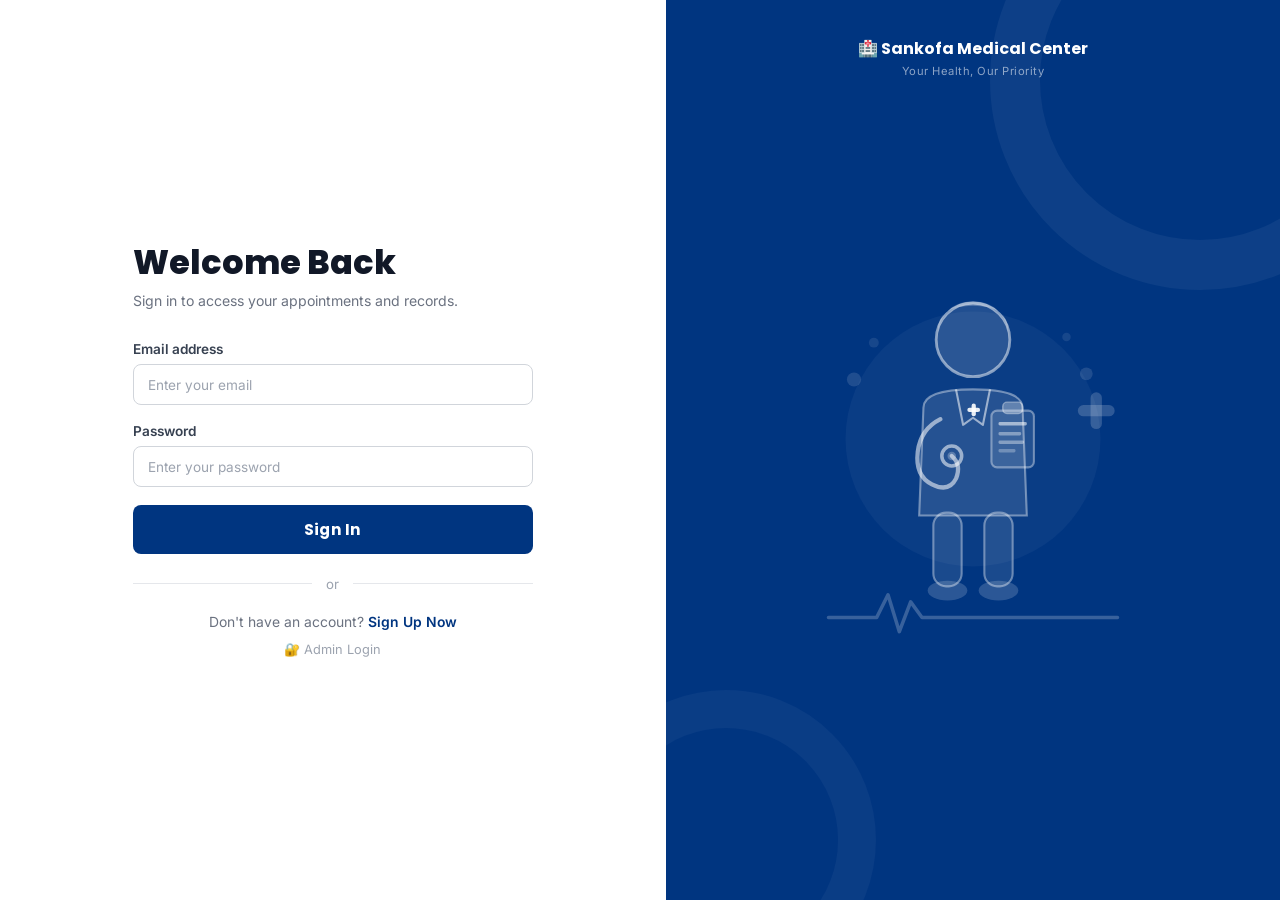
<file: login.html>
<!DOCTYPE html>
<html lang="en">
<head>
  <meta charset="UTF-8" />
  <meta name="viewport" content="width=device-width, initial-scale=1.0" />
  <title>Login — Sankofa Medical Center</title>
  <link rel="preconnect" href="https://fonts.googleapis.com" />
  <link rel="preconnect" href="https://fonts.gstatic.com" crossorigin />
  <link href="https://fonts.googleapis.com/css2?family=Inter:wght@400;500;600&family=Poppins:wght@700;800&display=swap" rel="stylesheet" />
  <link rel="stylesheet" href="css/login.css" />
</head>
<body class="auth-page">

  <!-- LEFT: white form panel -->
  <div class="auth-left">
    <div class="auth-form-wrap">

      <h1>Welcome Back</h1>
      <p class="auth-subtitle">Sign in to access your appointments and records.</p>

      <!-- Success banner (shown after sign-up redirect) -->
      <div class="auth-banner auth-banner--success" id="success-banner">
        ✅ Account created! You can now sign in.
      </div>

      <!-- Error banner -->
      <div class="auth-banner auth-banner--error" id="error-banner">
        <span id="error-msg">Incorrect email or password.</span>
      </div>

      <form id="login-form" novalidate>

        <div class="field-group">
          <label for="email">Email address</label>
          <input type="email" id="email" name="email" placeholder="Enter your email" autocomplete="email" />
        </div>

        <div class="field-group">
          <label for="password">Password</label>
          <input type="password" id="password" name="password" placeholder="Enter your password" autocomplete="current-password" />
        </div>

        <button type="submit" class="auth-submit">Sign In</button>

      </form>

      <div class="auth-divider">or</div>

      <div class="auth-links">
        <p>Don't have an account? <a href="signup.html">Sign Up Now</a></p>
        <p class="auth-admin-link">🔐 <a href="admin.html">Admin Login</a></p>
      </div>

    </div>
  </div><!-- /.auth-left -->

  <!-- RIGHT: deep blue illustration panel -->
  <div class="auth-right">
    <div class="auth-illus-wrap">
      <svg xmlns="http://www.w3.org/2000/svg" viewBox="0 0 240 280" fill="none">
        <circle cx="120" cy="132" r="90" fill="rgba(255,255,255,0.04)"/>
        <!-- Head -->
        <circle cx="120" cy="62" r="26" fill="rgba(255,255,255,0.13)" stroke="rgba(255,255,255,0.5)" stroke-width="2"/>
        <!-- Hair -->
        <path d="M95 56 Q95 38 120 38 Q145 38 145 56 L143 50 Q137 35 120 35 Q103 35 97 50 Z" fill="rgba(255,255,255,0.25)"/>
        <!-- White coat body -->
        <path d="M85 110 Q85 97 120 97 Q155 97 155 110 L158 186 H82 Z" fill="rgba(255,255,255,0.11)" stroke="rgba(255,255,255,0.4)" stroke-width="1.5"/>
        <!-- Coat lapels -->
        <path d="M108 97 L113 122 L120 117 L127 122 L132 97" fill="none" stroke="rgba(255,255,255,0.55)" stroke-width="1.5" stroke-linejoin="round"/>
        <!-- Medical cross on coat -->
        <rect x="116" y="110" width="9" height="3" rx="1.5" fill="rgba(255,255,255,0.9)"/>
        <rect x="119" y="107" width="3" height="9" rx="1.5" fill="rgba(255,255,255,0.9)"/>
        <!-- Stethoscope -->
        <path d="M97 118 Q83 125 81 141 Q79 158 91 164 Q103 170 108 160 Q112 150 105 144" fill="none" stroke="rgba(255,255,255,0.55)" stroke-width="3" stroke-linecap="round"/>
        <circle cx="105" cy="144" r="7" fill="none" stroke="rgba(255,255,255,0.55)" stroke-width="2.5"/>
        <circle cx="105" cy="144" r="3" fill="rgba(255,255,255,0.25)"/>
        <!-- Clipboard -->
        <rect x="133" y="112" width="30" height="40" rx="4" fill="rgba(255,255,255,0.10)" stroke="rgba(255,255,255,0.38)" stroke-width="1.5"/>
        <rect x="141" y="106" width="14" height="8" rx="3" fill="rgba(255,255,255,0.28)" stroke="rgba(255,255,255,0.38)" stroke-width="1"/>
        <rect x="138" y="120" width="20" height="2.5" rx="1" fill="rgba(255,255,255,0.55)"/>
        <rect x="138" y="127" width="16" height="2.5" rx="1" fill="rgba(255,255,255,0.38)"/>
        <rect x="138" y="133" width="18" height="2.5" rx="1" fill="rgba(255,255,255,0.38)"/>
        <rect x="138" y="139" width="12" height="2.5" rx="1" fill="rgba(255,255,255,0.28)"/>
        <!-- Legs -->
        <rect x="92" y="184" width="20" height="52" rx="9" fill="rgba(255,255,255,0.10)" stroke="rgba(255,255,255,0.38)" stroke-width="1.5"/>
        <rect x="128" y="184" width="20" height="52" rx="9" fill="rgba(255,255,255,0.10)" stroke="rgba(255,255,255,0.38)" stroke-width="1.5"/>
        <!-- Shoes -->
        <ellipse cx="102" cy="239" rx="14" ry="7" fill="rgba(255,255,255,0.17)"/>
        <ellipse cx="138" cy="239" rx="14" ry="7" fill="rgba(255,255,255,0.17)"/>
        <!-- Heartbeat line -->
        <path d="M18 258 L52 258 L60 242 L68 268 L76 247 L84 258 L222 258" stroke="rgba(255,255,255,0.22)" stroke-width="2.5" stroke-linecap="round" stroke-linejoin="round"/>
        <!-- Decorative dots -->
        <circle cx="36" cy="90" r="5" fill="rgba(255,255,255,0.12)"/>
        <circle cx="50" cy="64" r="3.5" fill="rgba(255,255,255,0.09)"/>
        <circle cx="200" cy="86" r="4.5" fill="rgba(255,255,255,0.12)"/>
        <circle cx="186" cy="60" r="3" fill="rgba(255,255,255,0.09)"/>
        <!-- Medical cross accent -->
        <rect x="194" y="108" width="26" height="8" rx="4" fill="rgba(255,255,255,0.18)"/>
        <rect x="203" y="99" width="8" height="26" rx="4" fill="rgba(255,255,255,0.18)"/>
      </svg>
    </div>
    <div class="auth-right-brand">
      <span class="auth-right-brand-name">🏥 Sankofa Medical Center</span>
      <span class="auth-right-brand-sub">Your Health, Our Priority</span>
    </div>
  </div><!-- /.auth-right -->

  <script>
    // Show success banner if redirected from signup
    (function () {
      const params = new URLSearchParams(window.location.search);
      if (params.get('registered') === '1') {
        document.getElementById('success-banner').classList.add('visible');
      }
    })();

    function getUsers() {
      return JSON.parse(localStorage.getItem('sm_users') || '[]');
    }

    function showError(msg) {
      document.getElementById('error-msg').textContent = msg;
      document.getElementById('error-banner').classList.add('visible');
    }
    function hideError() {
      document.getElementById('error-banner').classList.remove('visible');
    }

    document.getElementById('login-form').addEventListener('submit', function (e) {
      e.preventDefault();
      hideError();

      const email    = document.getElementById('email').value.trim();
      const password = document.getElementById('password').value;

      if (!email || !password) {
        showError('Please fill in all fields.');
        return;
      }

      const users = getUsers();
      const matched = users.find(
        u => u.email.toLowerCase() === email.toLowerCase() && u.password === password
      );

      if (matched) {
        localStorage.setItem('sm_loggedInUser', JSON.stringify({ name: matched.name, email: matched.email }));
        window.location.href = 'index.html';
      } else {
        showError('Incorrect email or password. Please try again.');
      }
    });
  </script>
</body>
</html>
</file>
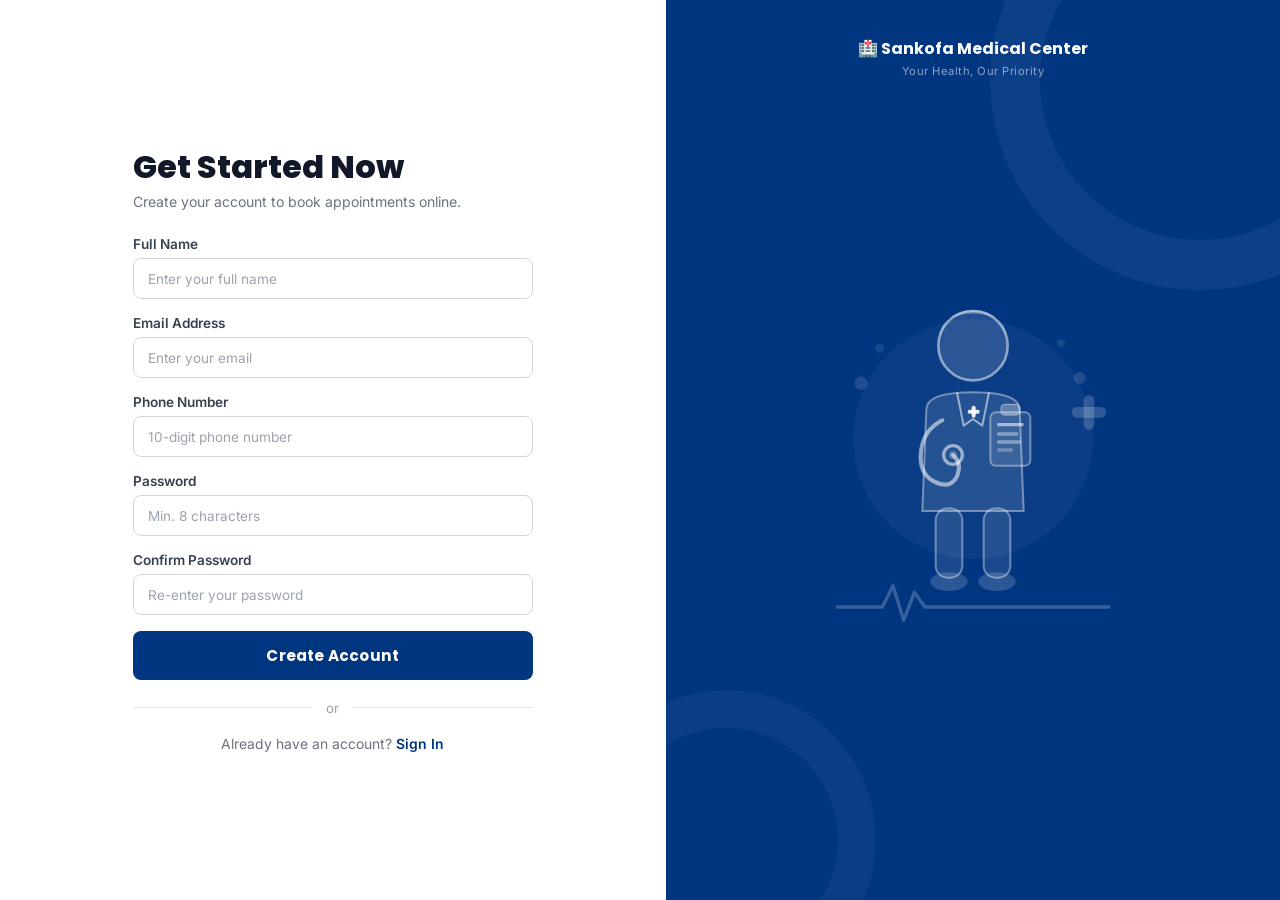
<file: signup.html>
<!DOCTYPE html>
<html lang="en">
<head>
  <meta charset="UTF-8" />
  <meta name="viewport" content="width=device-width, initial-scale=1.0" />
  <title>Sign Up — Sankofa Medical Center</title>
  <link rel="preconnect" href="https://fonts.googleapis.com" />
  <link rel="preconnect" href="https://fonts.gstatic.com" crossorigin />
  <link href="https://fonts.googleapis.com/css2?family=Inter:wght@400;500;600&family=Poppins:wght@700;800&display=swap" rel="stylesheet" />
  <link rel="stylesheet" href="css/signup.css" />
</head>
<body class="auth-page">

  <!-- LEFT: white form panel -->
  <div class="auth-left">
    <div class="auth-form-wrap">

      <h1>Get Started Now</h1>
      <p class="auth-subtitle">Create your account to book appointments online.</p>

      <!-- Error banner -->
      <div class="auth-banner auth-banner--error" id="error-banner">
        <span id="error-msg">Please fix the errors below.</span>
      </div>

      <form id="signup-form" novalidate>

        <div class="field-group">
          <label for="su-name">Full Name</label>
          <input type="text" id="su-name" name="name" placeholder="Enter your full name" autocomplete="name" />
        </div>

        <div class="field-group">
          <label for="su-email">Email Address</label>
          <input type="email" id="su-email" name="email" placeholder="Enter your email" autocomplete="email" />
        </div>

        <div class="field-group">
          <label for="su-phone">Phone Number</label>
          <input type="tel" id="su-phone" name="phone" placeholder="10-digit phone number" autocomplete="tel" />
        </div>

        <div class="field-group">
          <label for="su-password">Password</label>
          <input type="password" id="su-password" name="password" placeholder="Min. 8 characters" autocomplete="new-password" />
          <!-- Password strength meter -->
          <div class="pwd-strength" id="pwd-strength">
            <div class="pwd-strength-bar">
              <div class="pwd-strength-fill" id="pwd-strength-fill"></div>
            </div>
            <span class="pwd-strength-label" id="pwd-strength-label"></span>
          </div>
        </div>

        <div class="field-group">
          <label for="su-confirm">Confirm Password</label>
          <input type="password" id="su-confirm" name="confirm" placeholder="Re-enter your password" autocomplete="new-password" />
        </div>

        <button type="submit" class="auth-submit">Create Account</button>

      </form>

      <div class="auth-divider">or</div>

      <div class="auth-links">
        <p>Already have an account? <a href="login.html">Sign In</a></p>
      </div>

    </div>
  </div><!-- /.auth-left -->

  <!-- RIGHT: deep blue illustration panel -->
  <div class="auth-right">
    <div class="auth-illus-wrap">
      <svg xmlns="http://www.w3.org/2000/svg" viewBox="0 0 240 280" fill="none">
        <circle cx="120" cy="132" r="90" fill="rgba(255,255,255,0.04)"/>
        <circle cx="120" cy="62" r="26" fill="rgba(255,255,255,0.13)" stroke="rgba(255,255,255,0.5)" stroke-width="2"/>
        <path d="M95 56 Q95 38 120 38 Q145 38 145 56 L143 50 Q137 35 120 35 Q103 35 97 50 Z" fill="rgba(255,255,255,0.25)"/>
        <path d="M85 110 Q85 97 120 97 Q155 97 155 110 L158 186 H82 Z" fill="rgba(255,255,255,0.11)" stroke="rgba(255,255,255,0.4)" stroke-width="1.5"/>
        <path d="M108 97 L113 122 L120 117 L127 122 L132 97" fill="none" stroke="rgba(255,255,255,0.55)" stroke-width="1.5" stroke-linejoin="round"/>
        <rect x="116" y="110" width="9" height="3" rx="1.5" fill="rgba(255,255,255,0.9)"/>
        <rect x="119" y="107" width="3" height="9" rx="1.5" fill="rgba(255,255,255,0.9)"/>
        <path d="M97 118 Q83 125 81 141 Q79 158 91 164 Q103 170 108 160 Q112 150 105 144" fill="none" stroke="rgba(255,255,255,0.55)" stroke-width="3" stroke-linecap="round"/>
        <circle cx="105" cy="144" r="7" fill="none" stroke="rgba(255,255,255,0.55)" stroke-width="2.5"/>
        <circle cx="105" cy="144" r="3" fill="rgba(255,255,255,0.25)"/>
        <rect x="133" y="112" width="30" height="40" rx="4" fill="rgba(255,255,255,0.10)" stroke="rgba(255,255,255,0.38)" stroke-width="1.5"/>
        <rect x="141" y="106" width="14" height="8" rx="3" fill="rgba(255,255,255,0.28)" stroke="rgba(255,255,255,0.38)" stroke-width="1"/>
        <rect x="138" y="120" width="20" height="2.5" rx="1" fill="rgba(255,255,255,0.55)"/>
        <rect x="138" y="127" width="16" height="2.5" rx="1" fill="rgba(255,255,255,0.38)"/>
        <rect x="138" y="133" width="18" height="2.5" rx="1" fill="rgba(255,255,255,0.38)"/>
        <rect x="138" y="139" width="12" height="2.5" rx="1" fill="rgba(255,255,255,0.28)"/>
        <rect x="92" y="184" width="20" height="52" rx="9" fill="rgba(255,255,255,0.10)" stroke="rgba(255,255,255,0.38)" stroke-width="1.5"/>
        <rect x="128" y="184" width="20" height="52" rx="9" fill="rgba(255,255,255,0.10)" stroke="rgba(255,255,255,0.38)" stroke-width="1.5"/>
        <ellipse cx="102" cy="239" rx="14" ry="7" fill="rgba(255,255,255,0.17)"/>
        <ellipse cx="138" cy="239" rx="14" ry="7" fill="rgba(255,255,255,0.17)"/>
        <path d="M18 258 L52 258 L60 242 L68 268 L76 247 L84 258 L222 258" stroke="rgba(255,255,255,0.22)" stroke-width="2.5" stroke-linecap="round" stroke-linejoin="round"/>
        <circle cx="36" cy="90" r="5" fill="rgba(255,255,255,0.12)"/>
        <circle cx="50" cy="64" r="3.5" fill="rgba(255,255,255,0.09)"/>
        <circle cx="200" cy="86" r="4.5" fill="rgba(255,255,255,0.12)"/>
        <circle cx="186" cy="60" r="3" fill="rgba(255,255,255,0.09)"/>
        <rect x="194" y="108" width="26" height="8" rx="4" fill="rgba(255,255,255,0.18)"/>
        <rect x="203" y="99" width="8" height="26" rx="4" fill="rgba(255,255,255,0.18)"/>
      </svg>
    </div>
    <div class="auth-right-brand">
      <span class="auth-right-brand-name">🏥 Sankofa Medical Center</span>
      <span class="auth-right-brand-sub">Your Health, Our Priority</span>
    </div>
  </div><!-- /.auth-right -->

  <script>
    // ── Password strength meter ──
    document.getElementById('su-password').addEventListener('input', function () {
      const val = this.value;
      const meter = document.getElementById('pwd-strength');
      const fill  = document.getElementById('pwd-strength-fill');
      const label = document.getElementById('pwd-strength-label');

      if (!val) { meter.classList.remove('visible'); return; }
      meter.classList.add('visible');

      fill.className = 'pwd-strength-fill';
      label.className = 'pwd-strength-label';

      if (val.length < 6) {
        fill.classList.add('weak');  label.classList.add('weak');  label.textContent = 'Weak';
      } else if (val.length < 10 || !/[^a-zA-Z0-9]/.test(val)) {
        fill.classList.add('fair');  label.classList.add('fair');  label.textContent = 'Fair';
      } else {
        fill.classList.add('strong'); label.classList.add('strong'); label.textContent = 'Strong';
      }
    });

    // ── Helpers ──
    function getUsers() {
      return JSON.parse(localStorage.getItem('sm_users') || '[]');
    }

    function showError(msg) {
      document.getElementById('error-msg').textContent = msg;
      document.getElementById('error-banner').classList.add('visible');
    }
    function hideError() {
      document.getElementById('error-banner').classList.remove('visible');
    }

    function markError(id) {
      document.getElementById(id).classList.add('input-error');
    }
    function clearErrors() {
      document.querySelectorAll('.input-error').forEach(el => el.classList.remove('input-error'));
      hideError();
    }

    // ── Form submit ──
    document.getElementById('signup-form').addEventListener('submit', function (e) {
      e.preventDefault();
      clearErrors();

      const name     = document.getElementById('su-name').value.trim();
      const email    = document.getElementById('su-email').value.trim();
      const phone    = document.getElementById('su-phone').value.trim();
      const password = document.getElementById('su-password').value;
      const confirm  = document.getElementById('su-confirm').value;

      // Validate name (at least 2 words)
      if (name.split(' ').filter(Boolean).length < 2) {
        markError('su-name');
        showError('Please enter your full name (first and last).');
        return;
      }

      // Validate email
      const emailRegex = /^[^\s@]+@[^\s@]+\.[^\s@]+$/;
      if (!emailRegex.test(email)) {
        markError('su-email');
        showError('Please enter a valid email address.');
        return;
      }

      // Validate phone (10 digits)
      if (!/^\d{10}$/.test(phone)) {
        markError('su-phone');
        showError('Phone number must be exactly 10 digits.');
        return;
      }

      // Validate password length
      if (password.length < 8) {
        markError('su-password');
        showError('Password must be at least 8 characters.');
        return;
      }

      // Validate confirm password
      if (password !== confirm) {
        markError('su-confirm');
        showError('Passwords do not match.');
        return;
      }

      // Check for duplicate email
      const users = getUsers();
      if (users.some(u => u.email.toLowerCase() === email.toLowerCase())) {
        markError('su-email');
        showError('An account with this email already exists.');
        return;
      }

      // Save and redirect
      users.push({ name, email, phone, password });
      localStorage.setItem('sm_users', JSON.stringify(users));
      window.location.href = 'login.html?registered=1';
    });
  </script>
</body>
</html>
</file>
<file: css/style.css>
/* ============================================================
   style.css — Global Styles, Typography, Colors
   Hospital Booking System
   ============================================================ */

/* ---------- Google Fonts Import ---------- */
@import url('https://fonts.googleapis.com/css2?family=Poppins:wght@400;500;600;700;800&family=Inter:wght@300;400;500;600&display=swap');

/* ---------- CSS Custom Properties (Design Tokens) ---------- */
:root {
  --primary:        #003580;   /* Deep blue */
  --primary-light:  #0050bf;
  --primary-dark:   #002359;
  --accent:         #e8f0fe;   /* Light blue accent */
  --cta:            #28a745;   /* Green for CTA */
  --cta-hover:      #218838;
  --white:          #ffffff;
  --off-white:      #f8f9fa;
  --text-dark:      #1a1a2e;
  --text-mid:       #4a4a6a;
  --text-light:     #6c757d;
  --border:         #dee2e6;
  --shadow:         0 4px 20px rgba(0, 53, 128, 0.10);
  --shadow-hover:   0 8px 32px rgba(0, 53, 128, 0.18);
  --radius:         12px;
  --radius-sm:      8px;
  --radius-lg:      20px;
  --transition:     0.3s ease;
}

/* ---------- CSS Reset & Base ---------- */
*, *::before, *::after {
  box-sizing: border-box;
  margin: 0;
  padding: 0;
}

html {
  scroll-behavior: smooth;
  font-size: 16px;
}

body {
  font-family: 'Inter', sans-serif;
  color: var(--text-dark);
  background-color: var(--white);
  line-height: 1.6;
  min-height: 100vh;
  display: flex;
  flex-direction: column;
}

/* ---------- Typography ---------- */
h1, h2, h3, h4, h5, h6 {
  font-family: 'Poppins', sans-serif;
  font-weight: 700;
  line-height: 1.25;
  color: var(--primary-dark);
}

h1 { font-size: clamp(2rem, 5vw, 3.25rem); }
h2 { font-size: clamp(1.5rem, 3.5vw, 2.25rem); }
h3 { font-size: clamp(1.2rem, 2.5vw, 1.5rem); }
h4 { font-size: 1.15rem; }

p {
  color: var(--text-mid);
  font-size: 1rem;
  line-height: 1.75;
}

a {
  text-decoration: none;
  color: var(--primary);
  transition: color var(--transition);
}

a:hover { color: var(--primary-light); }

ul { list-style: none; }

img {
  max-width: 100%;
  display: block;
}

/* ---------- Layout Utilities ---------- */
.container {
  width: 90%;
  max-width: 1200px;
  margin-inline: auto;
}

.section {
  padding: 80px 0;
}

.section-alt {
  background-color: var(--off-white);
}

.section-header {
  text-align: center;
  margin-bottom: 56px;
}

.section-header h2 {
  margin-bottom: 12px;
}

.section-header p {
  max-width: 580px;
  margin-inline: auto;
  font-size: 1.05rem;
}

/* ---------- Section Divider / Badge ---------- */
.section-badge {
  display: inline-block;
  background: var(--accent);
  color: var(--primary);
  font-family: 'Poppins', sans-serif;
  font-size: 0.8rem;
  font-weight: 600;
  letter-spacing: 1.5px;
  text-transform: uppercase;
  padding: 6px 18px;
  border-radius: 50px;
  margin-bottom: 14px;
}

/* ---------- Button System ---------- */
.btn {
  display: inline-flex;
  align-items: center;
  gap: 8px;
  padding: 12px 28px;
  border-radius: var(--radius-sm);
  font-family: 'Poppins', sans-serif;
  font-size: 0.95rem;
  font-weight: 600;
  cursor: pointer;
  border: 2px solid transparent;
  transition: background var(--transition), color var(--transition),
              border-color var(--transition), transform var(--transition),
              box-shadow var(--transition);
  text-align: center;
}

.btn:hover { transform: translateY(-2px); box-shadow: var(--shadow-hover); }
.btn:active { transform: translateY(0); }

.btn-primary {
  background: var(--primary);
  color: var(--white);
  border-color: var(--primary);
}
.btn-primary:hover {
  background: var(--primary-light);
  border-color: var(--primary-light);
  color: var(--white);
}

.btn-cta {
  background: var(--cta);
  color: var(--white);
  border-color: var(--cta);
}
.btn-cta:hover {
  background: var(--cta-hover);
  border-color: var(--cta-hover);
  color: var(--white);
}

.btn-outline {
  background: transparent;
  color: var(--white);
  border-color: var(--white);
}
.btn-outline:hover {
  background: var(--white);
  color: var(--primary);
}

.btn-outline-primary {
  background: transparent;
  color: var(--primary);
  border-color: var(--primary);
}
.btn-outline-primary:hover {
  background: var(--primary);
  color: var(--white);
}

.btn-danger {
  background: #dc3545;
  color: var(--white);
  border-color: #dc3545;
  padding: 7px 16px;
  font-size: 0.85rem;
}
.btn-danger:hover {
  background: #b02a37;
  border-color: #b02a37;
  color: var(--white);
}

.btn-sm {
  padding: 8px 18px;
  font-size: 0.875rem;
}

/* ---------- Card Component ---------- */
.card {
  background: var(--white);
  border-radius: var(--radius);
  box-shadow: var(--shadow);
  transition: transform var(--transition), box-shadow var(--transition);
  overflow: hidden;
}

.card:hover {
  transform: translateY(-6px);
  box-shadow: var(--shadow-hover);
}

/* ---------- Form Elements (shared) ---------- */
.form-group {
  display: flex;
  flex-direction: column;
  gap: 6px;
  margin-bottom: 20px;
}

.form-group label {
  font-family: 'Poppins', sans-serif;
  font-weight: 600;
  font-size: 0.9rem;
  color: var(--text-dark);
}

.form-group input,
.form-group select,
.form-group textarea {
  padding: 12px 16px;
  border: 2px solid var(--border);
  border-radius: var(--radius-sm);
  font-family: 'Inter', sans-serif;
  font-size: 0.95rem;
  color: var(--text-dark);
  background: var(--white);
  transition: border-color var(--transition), box-shadow var(--transition);
  outline: none;
  width: 100%;
}

.form-group input:focus,
.form-group select:focus,
.form-group textarea:focus {
  border-color: var(--primary);
  box-shadow: 0 0 0 4px rgba(0, 53, 128, 0.12);
}

.form-group input.error,
.form-group select.error,
.form-group textarea.error {
  border-color: #dc3545;
  box-shadow: 0 0 0 4px rgba(220, 53, 69, 0.1);
}

.error-msg {
  font-size: 0.82rem;
  color: #dc3545;
  margin-top: 2px;
  display: none;
}
.error-msg.visible { display: block; }

/* ---------- Alert / Toast Messages ---------- */
.alert {
  padding: 14px 20px;
  border-radius: var(--radius-sm);
  font-size: 0.95rem;
  margin-bottom: 20px;
  display: flex;
  align-items: flex-start;
  gap: 10px;
}

.alert-success {
  background: #d4edda;
  color: #155724;
  border: 1px solid #c3e6cb;
}

.alert-error {
  background: #f8d7da;
  color: #721c24;
  border: 1px solid #f5c6cb;
}

.alert-info {
  background: var(--accent);
  color: var(--primary-dark);
  border: 1px solid #b8d0fc;
}

/* ---------- Hero / Page Banner ---------- */
.page-hero {
  background: linear-gradient(135deg, var(--primary-dark) 0%, var(--primary) 60%, var(--primary-light) 100%);
  color: var(--white);
  padding: 80px 0 60px;
  text-align: center;
}

.page-hero h1 {
  color: var(--white);
  margin-bottom: 14px;
}

.page-hero p {
  color: rgba(255,255,255,0.85);
  font-size: 1.1rem;
  max-width: 600px;
  margin-inline: auto;
}

/* ---------- Stats Strip ---------- */
.stats-strip {
  background: var(--primary-dark);
  color: var(--white);
  padding: 28px 0;
}

.stats-grid {
  display: grid;
  grid-template-columns: repeat(auto-fit, minmax(150px, 1fr));
  gap: 24px;
  text-align: center;
}

.stat-item h3 {
  font-size: 2rem;
  color: var(--white);
  font-weight: 800;
}

.stat-item p {
  color: rgba(255,255,255,0.72);
  font-size: 0.88rem;
  margin-top: 4px;
}

/* ---------- Footer ---------- */
footer {
  background: var(--primary-dark);
  color: rgba(255,255,255,0.85);
  padding: 60px 0 0;
  margin-top: auto;
}

.footer-grid {
  display: grid;
  grid-template-columns: 2fr 1fr 1fr 1.5fr;
  gap: 40px;
  margin-bottom: 40px;
}

.footer-brand .logo-text {
  font-family: 'Poppins', sans-serif;
  font-size: 1.4rem;
  font-weight: 800;
  color: var(--white);
  display: flex;
  align-items: center;
  gap: 8px;
  margin-bottom: 16px;
}

.footer-brand p {
  color: rgba(255,255,255,0.7);
  font-size: 0.93rem;
  line-height: 1.7;
}

.footer-col h4 {
  font-family: 'Poppins', sans-serif;
  font-size: 1rem;
  color: var(--white);
  margin-bottom: 18px;
  position: relative;
  padding-bottom: 10px;
}

.footer-col h4::after {
  content: '';
  position: absolute;
  left: 0;
  bottom: 0;
  width: 32px;
  height: 3px;
  background: var(--cta);
  border-radius: 2px;
}

.footer-col ul li {
  margin-bottom: 10px;
}

.footer-col ul li a {
  color: rgba(255,255,255,0.7);
  font-size: 0.92rem;
  transition: color var(--transition), padding-left var(--transition);
}

.footer-col ul li a:hover {
  color: var(--white);
  padding-left: 4px;
}

.footer-contact-item {
  display: flex;
  align-items: flex-start;
  gap: 10px;
  margin-bottom: 14px;
  color: rgba(255,255,255,0.75);
  font-size: 0.92rem;
}

.footer-contact-item span:first-child {
  font-size: 1.1rem;
  margin-top: 2px;
}

.footer-bottom {
  border-top: 1px solid rgba(255,255,255,0.12);
  padding: 20px 0;
  display: flex;
  align-items: center;
  justify-content: space-between;
  flex-wrap: wrap;
  gap: 12px;
}

.footer-bottom p {
  color: rgba(255,255,255,0.55);
  font-size: 0.88rem;
}

/* ---------- Breadcrumb ---------- */
.breadcrumb {
  display: flex;
  align-items: center;
  gap: 8px;
  font-size: 0.88rem;
  color: rgba(255,255,255,0.7);
  justify-content: center;
  margin-top: 14px;
}

.breadcrumb a { color: rgba(255,255,255,0.75); }
.breadcrumb a:hover { color: var(--white); }
.breadcrumb span { color: rgba(255,255,255,0.5); }

/* ---------- Scrollbar ---------- */
::-webkit-scrollbar { width: 8px; }
::-webkit-scrollbar-track { background: var(--off-white); }
::-webkit-scrollbar-thumb { background: var(--primary); border-radius: 4px; }
::-webkit-scrollbar-thumb:hover { background: var(--primary-light); }

/* ---------- Responsive ---------- */
@media (max-width: 1024px) {
  .footer-grid {
    grid-template-columns: 1fr 1fr;
  }
}

@media (max-width: 768px) {
  .section { padding: 56px 0; }

  .footer-grid {
    grid-template-columns: 1fr;
    gap: 32px;
  }

  .footer-bottom {
    flex-direction: column;
    text-align: center;
  }
}

@media (max-width: 480px) {
  .btn { padding: 10px 20px; font-size: 0.9rem; }
}

/* ---------- Dark-context Badge Override ---------- */
/* Applies wherever a .section-badge appears on a dark background */
.page-hero .section-badge,
.cta-banner .section-badge,
.hero .section-badge {
  background: rgba(255, 255, 255, 0.18);
  color: #fff;
}

/* ---------- Section CTA Block (centred call-to-action below content) ---------- */
.section-cta {
  text-align: center;
  margin-top: 44px;
}

.section-cta p {
  margin-bottom: 18px;
  color: var(--text-mid);
}
</file>
<file: css/navbar.css>
/* ============================================================
   navbar.css — Navigation Bar Styles
   Hospital Booking System
   ============================================================ */

/* ---------- Main Navbar ---------- */
.navbar {
  background: var(--white);
  box-shadow: 0 2px 16px rgba(0, 53, 128, 0.10);
  position: sticky;
  top: 0;
  z-index: 1000;
  transition: box-shadow var(--transition);
}

.navbar.scrolled {
  box-shadow: 0 4px 24px rgba(0, 53, 128, 0.16);
}

/* ---------- Inner Container ---------- */
.nav-container {
  display: flex;
  align-items: center;
  justify-content: space-between;
  height: 70px;
  width: 90%;
  max-width: 1200px;
  margin-inline: auto;
}

/* ---------- Brand / Logo ---------- */
.nav-brand {
  display: flex;
  align-items: center;
  gap: 10px;
  text-decoration: none;
}

.nav-brand .brand-icon {
  width: 42px;
  height: 42px;
  background: var(--primary);
  color: var(--white);
  border-radius: 10px;
  display: flex;
  align-items: center;
  justify-content: center;
  font-size: 1.3rem;
}

.nav-brand .brand-name {
  font-family: 'Poppins', sans-serif;
  font-size: 1.15rem;
  font-weight: 800;
  color: var(--primary-dark);
  line-height: 1.1;
}

.nav-brand .brand-name span {
  display: block;
  font-size: 0.68rem;
  font-weight: 500;
  color: var(--text-light);
  letter-spacing: 0.5px;
  text-transform: uppercase;
}

/* ---------- Nav Links ---------- */
.nav-links {
  display: flex;
  align-items: center;
  gap: 4px;
}

.nav-links a {
  font-family: 'Poppins', sans-serif;
  font-size: 0.88rem;
  font-weight: 500;
  color: var(--text-dark);
  padding: 8px 14px;
  border-radius: var(--radius-sm);
  transition: color var(--transition), background var(--transition);
  position: relative;
}

/* Active underline indicator */
.nav-links a::after {
  content: '';
  position: absolute;
  bottom: 2px;
  left: 50%;
  transform: translateX(-50%);
  width: 0;
  height: 3px;
  background: var(--primary);
  border-radius: 2px;
  transition: width var(--transition);
}

.nav-links a:hover {
  color: var(--primary);
  background: var(--accent);
}

.nav-links a:hover::after,
.nav-links a.active::after {
  width: calc(100% - 28px);
}

.nav-links a.active {
  color: var(--primary);
  font-weight: 600;
}

/* ---------- Book Now CTA Button ---------- */
.nav-cta {
  background: var(--cta) !important;
  color: var(--white) !important;
  padding: 9px 20px !important;
  border-radius: var(--radius-sm) !important;
  font-weight: 600 !important;
  transition: background var(--transition), transform var(--transition),
              box-shadow var(--transition) !important;
}

.nav-cta::after { display: none !important; }

.nav-cta:hover {
  background: var(--cta-hover) !important;
  color: var(--white) !important;
  transform: translateY(-2px);
  box-shadow: 0 4px 14px rgba(40, 167, 69, 0.35) !important;
}

/* ---------- Hamburger Menu Button ---------- */
.hamburger {
  display: none;
  flex-direction: column;
  gap: 5px;
  cursor: pointer;
  padding: 8px;
  border-radius: var(--radius-sm);
  background: none;
  border: none;
  transition: background var(--transition);
}

.hamburger:hover { background: var(--accent); }

.hamburger .bar {
  display: block;
  width: 24px;
  height: 2.5px;
  background: var(--primary-dark);
  border-radius: 2px;
  transition: transform 0.35s ease, opacity 0.25s ease, width 0.25s ease;
  transform-origin: center;
}

/* Hamburger → X animation */
.hamburger.open .bar:nth-child(1) {
  transform: translateY(7.5px) rotate(45deg);
}
.hamburger.open .bar:nth-child(2) {
  opacity: 0;
  width: 0;
}
.hamburger.open .bar:nth-child(3) {
  transform: translateY(-7.5px) rotate(-45deg);
}

/* ---------- Mobile Nav Overlay ---------- */
@media (max-width: 900px) {
  .hamburger {
    display: flex;
  }

  .nav-links {
    position: fixed;
    top: 70px;
    left: 0;
    right: 0;
    background: var(--white);
    flex-direction: column;
    align-items: stretch;
    padding: 16px 5%;
    gap: 4px;
    box-shadow: 0 8px 24px rgba(0, 53, 128, 0.12);
    /* Hidden state */
    opacity: 0;
    pointer-events: none;
    transform: translateY(-10px);
    transition: opacity 0.3s ease, transform 0.3s ease;
    border-top: 3px solid var(--primary);
  }

  .nav-links.open {
    opacity: 1;
    pointer-events: all;
    transform: translateY(0);
  }

  .nav-links a {
    padding: 12px 16px;
    border-radius: var(--radius-sm);
    font-size: 0.95rem;
  }

  .nav-links li {
    width: 100%;
  }

  .nav-links li > a {
    display: block;
    width: 100%;
  }

  .nav-links a::after { display: none; }

  .nav-links a.active {
    background: var(--accent);
  }

  /* CTA button full-width in mobile */
  .nav-cta {
    margin-top: 0;
    text-align: center;
    padding: 12px 16px !important;
  }

  #nav-user-area .nav-auth {
    display: block;
    width: 100%;
    text-align: center;
    white-space: normal;
  }

  #nav-user-area .nav-user {
    width: 100%;
    justify-content: space-between;
    padding: 10px 12px;
    border: 1.5px solid var(--border);
    border-radius: var(--radius-sm);
    background: var(--off-white);
  }

  #nav-user-area .nav-user-info {
    align-items: flex-start;
  }
}

@media (max-width: 480px) {
  .nav-brand .brand-name { font-size: 1rem; }
}

/* ── Auth nav link ── */
.nav-auth {
  display: inline-block;
  padding: 8px 20px;
  border: 2px solid #003580;
  border-radius: 8px;
  color: #003580 !important;
  font-weight: 700;
  font-size: 0.9rem;
  text-decoration: none;
  transition: background 0.2s, color 0.2s;
  white-space: nowrap;
}
.nav-auth:hover {
  background: #003580;
  color: #fff !important;
}

/* ── Logged-in user widget ── */
.nav-user {
  display: flex;
  align-items: center;
  gap: 12px;
}

.nav-user-info {
  display: flex;
  flex-direction: column;
  align-items: flex-end;
  line-height: 1.2;
}

.nav-user-name {
  font-family: 'Poppins', sans-serif;
  font-size: 0.88rem;
  font-weight: 700;
  color: #111827;
  white-space: nowrap;
}

.nav-user-role {
  font-size: 0.72rem;
  font-weight: 600;
  color: #fff;
  background: #003580;
  padding: 1px 8px;
  border-radius: 20px;
  margin-top: 2px;
  letter-spacing: 0.4px;
  text-transform: uppercase;
}

.nav-user-logout {
  padding: 7px 16px;
  border: 2px solid #003580;
  border-radius: 8px;
  background: transparent;
  color: #003580;
  font-family: 'Poppins', sans-serif;
  font-size: 0.85rem;
  font-weight: 700;
  cursor: pointer;
  transition: background 0.2s, color 0.2s;
  white-space: nowrap;
}
.nav-user-logout:hover {
  background: #003580;
  color: #fff;
}
</file>
<file: css/home.css>
/* ============================================================
   home.css — Page-specific styles for index.html (Home)
   Hospital Booking System
   ============================================================ */

/* -------- Hero Section -------- */
.hero {
  background: linear-gradient(135deg, #002359 0%, #003580 55%, #0050bf 100%);
  min-height: 88vh;
  display: flex;
  align-items: center;
  position: relative;
  overflow: hidden;
  padding: 80px 0;
}

/* Decorative blob shapes */
.hero::before,
.hero::after {
  content: '';
  position: absolute;
  border-radius: 50%;
  opacity: 0.07;
}
.hero::before {
  width: 600px; height: 600px;
  background: #fff;
  top: -200px; right: -150px;
}
.hero::after {
  width: 400px; height: 400px;
  background: #e8f0fe;
  bottom: -150px; left: -100px;
}

.hero-inner {
  display: grid;
  grid-template-columns: 1fr 1fr;
  gap: 60px;
  align-items: center;
  position: relative;
  z-index: 1;
}

.hero-text h1 {
  color: #fff;
  margin-bottom: 20px;
  font-size: clamp(2rem, 4.5vw, 3.2rem);
}

.hero-text h1 span { color: #7eb8ff; }

.hero-text p {
  color: rgba(255,255,255,0.82);
  font-size: 1.1rem;
  margin-bottom: 36px;
  max-width: 500px;
  line-height: 1.8;
}

.hero-cta-group {
  display: flex;
  gap: 16px;
  flex-wrap: wrap;
}

/* Hero trust badges */
.hero-badges {
  display: flex;
  gap: 24px;
  margin-top: 48px;
  flex-wrap: wrap;
}

.hero-badge-item {
  display: flex;
  align-items: center;
  gap: 8px;
  color: rgba(255,255,255,0.75);
  font-size: 0.88rem;
}

.hero-badge-item .badge-icon {
  width: 30px; height: 30px;
  background: rgba(255,255,255,0.12);
  border-radius: 8px;
  display: flex;
  align-items: center;
  justify-content: center;
  font-size: 0.95rem;
}

/* Hero illustration card */
.hero-visual {
  display: flex;
  flex-direction: column;
  gap: 16px;
}

.hero-card {
  background: rgba(255,255,255,0.1);
  backdrop-filter: blur(12px);
  border: 1px solid rgba(255,255,255,0.18);
  border-radius: 20px;
  padding: 24px;
  color: #fff;
}

.hero-card-header {
  display: flex;
  align-items: center;
  gap: 12px;
  margin-bottom: 16px;
}

.hero-card-icon {
  width: 44px; height: 44px;
  background: var(--cta);
  border-radius: 12px;
  display: flex;
  align-items: center;
  justify-content: center;
  font-size: 1.3rem;
}

.hero-card-header div h4 {
  color: #fff;
  font-size: 0.97rem;
  margin-bottom: 2px;
}

.hero-card-header div p {
  color: rgba(255,255,255,0.6);
  font-size: 0.8rem;
  margin: 0;
}

.dept-pills {
  display: flex;
  flex-wrap: wrap;
  gap: 8px;
}

.dept-pill {
  background: rgba(255,255,255,0.14);
  color: #fff;
  font-size: 0.78rem;
  padding: 5px 12px;
  border-radius: 50px;
  border: 1px solid rgba(255,255,255,0.2);
}

/* Small appointment summary cards row */
.mini-cards-row {
  display: grid;
  grid-template-columns: 1fr 1fr;
  gap: 16px;
}

.mini-card {
  background: rgba(255,255,255,0.1);
  backdrop-filter: blur(12px);
  border: 1px solid rgba(255,255,255,0.18);
  border-radius: 16px;
  padding: 18px 22px;
  display: flex;
  align-items: center;
  gap: 14px;
  color: #fff;
}

.mini-card-icon {
  font-size: 1.7rem;
}

.mini-card div h5 { color: #fff; font-size: 0.92rem; margin-bottom: 3px; }
.mini-card div p  { color: rgba(255,255,255,0.65); font-size: 0.8rem; margin: 0; }

/* -------- Services Overview -------- */
.services-grid {
  display: grid;
  grid-template-columns: repeat(auto-fit, minmax(260px, 1fr));
  gap: 28px;
}

.service-card {
  background: var(--white);
  border-radius: var(--radius);
  box-shadow: var(--shadow);
  padding: 30px 28px;
  border-top: 4px solid var(--primary);
  transition: transform var(--transition), box-shadow var(--transition);
}

.service-card:hover {
  transform: translateY(-6px);
  box-shadow: var(--shadow-hover);
}

.service-icon {
  font-size: 2.2rem;
  margin-bottom: 16px;
  display: block;
}

.service-card h3 {
  margin-bottom: 10px;
  font-size: 1.1rem;
}

.service-card p {
  font-size: 0.9rem;
}

/* -------- Why Choose Us -------- */
.why-grid {
  display: grid;
  grid-template-columns: 1fr 1fr;
  gap: 48px;
  align-items: center;
}

.why-list {
  display: flex;
  flex-direction: column;
  gap: 22px;
}

.why-item {
  display: flex;
  gap: 18px;
  align-items: flex-start;
}

.why-item-icon {
  width: 48px; height: 48px;
  min-width: 48px;
  background: var(--accent);
  border-radius: var(--radius);
  display: flex;
  align-items: center;
  justify-content: center;
  font-size: 1.4rem;
}

.why-item-text h4 { margin-bottom: 6px; }
.why-item-text p  { font-size: 0.92rem; }

.why-visual {
  background: linear-gradient(135deg, var(--primary-dark), var(--primary));
  border-radius: var(--radius-lg);
  padding: 48px 40px;
  color: #fff;
  text-align: center;
}

.why-visual .big-icon {
  font-size: 5rem;
  margin-bottom: 20px;
}

.why-visual h3 { color: #fff; margin-bottom: 12px; }
.why-visual p  { color: rgba(255,255,255,0.78); font-size: 0.94rem; margin-bottom: 24px; }

/* -------- CTA Banner -------- */
.cta-banner {
  background: linear-gradient(135deg, var(--primary) 0%, #0050bf 100%);
  padding: 80px 0;
  text-align: center;
  color: #fff;
}

.cta-banner h2 { color: #fff; margin-bottom: 14px; }
.cta-banner p  {
  color: rgba(255,255,255,0.82);
  font-size: 1.05rem;
  margin-bottom: 36px;
  max-width: 550px;
  margin-inline: auto;
}
.cta-banner .cta-btns {
  display: flex;
  gap: 16px;
  justify-content: center;
  flex-wrap: wrap;
  margin-top: 36px;
}

/* -------- Testimonials -------- */
.testimonials-grid {
  display: grid;
  grid-template-columns: repeat(auto-fit, minmax(280px, 1fr));
  gap: 28px;
}

.testimonial-card {
  background: var(--white);
  border-radius: var(--radius);
  box-shadow: var(--shadow);
  padding: 28px;
  transition: transform var(--transition);
}

.testimonial-card:hover { transform: translateY(-4px); }

.stars { color: #ffc107; font-size: 1rem; margin-bottom: 14px; letter-spacing: 2px; }

.testimonial-card blockquote {
  font-size: 0.93rem;
  color: var(--text-mid);
  line-height: 1.7;
  margin-bottom: 18px;
  font-style: italic;
}

.testimonial-author {
  display: flex;
  align-items: center;
  gap: 12px;
}

.author-avatar {
  width: 44px; height: 44px;
  border-radius: 50%;
  background: var(--accent);
  display: flex;
  align-items: center;
  justify-content: center;
  font-size: 1.3rem;
}

.author-info h5 { font-size: 0.9rem; color: var(--text-dark); margin-bottom: 2px; }
.author-info p  { font-size: 0.78rem; color: var(--text-light); margin: 0; }

/* -------- Responsive -------- */
@media (max-width: 900px) {
  .hero-inner  { grid-template-columns: 1fr; }
  .hero-visual { display: none; }
  .why-grid    { grid-template-columns: 1fr; }
}
</file>
<file: hospital-booking/css/style.css>
/* ============================================================
   style.css — Global Styles, Typography, Colors
   Hospital Booking System
   ============================================================ */

/* ---------- Google Fonts Import ---------- */
@import url('https://fonts.googleapis.com/css2?family=Poppins:wght@400;500;600;700;800&family=Inter:wght@300;400;500;600&display=swap');

/* ---------- CSS Custom Properties (Design Tokens) ---------- */
:root {
  --primary:        #003580;   /* Deep blue */
  --primary-light:  #0050bf;
  --primary-dark:   #002359;
  --accent:         #e8f0fe;   /* Light blue accent */
  --cta:            #28a745;   /* Green for CTA */
  --cta-hover:      #218838;
  --white:          #ffffff;
  --off-white:      #f8f9fa;
  --text-dark:      #1a1a2e;
  --text-mid:       #4a4a6a;
  --text-light:     #6c757d;
  --border:         #dee2e6;
  --shadow:         0 4px 20px rgba(0, 53, 128, 0.10);
  --shadow-hover:   0 8px 32px rgba(0, 53, 128, 0.18);
  --radius:         12px;
  --radius-sm:      8px;
  --radius-lg:      20px;
  --transition:     0.3s ease;
}

/* ---------- CSS Reset & Base ---------- */
*, *::before, *::after {
  box-sizing: border-box;
  margin: 0;
  padding: 0;
}

html {
  scroll-behavior: smooth;
  font-size: 16px;
}

body {
  font-family: 'Inter', sans-serif;
  color: var(--text-dark);
  background-color: var(--white);
  line-height: 1.6;
  min-height: 100vh;
  display: flex;
  flex-direction: column;
}

/* ---------- Typography ---------- */
h1, h2, h3, h4, h5, h6 {
  font-family: 'Poppins', sans-serif;
  font-weight: 700;
  line-height: 1.25;
  color: var(--primary-dark);
}

h1 { font-size: clamp(2rem, 5vw, 3.25rem); }
h2 { font-size: clamp(1.5rem, 3.5vw, 2.25rem); }
h3 { font-size: clamp(1.2rem, 2.5vw, 1.5rem); }
h4 { font-size: 1.15rem; }

p {
  color: var(--text-mid);
  font-size: 1rem;
  line-height: 1.75;
}

a {
  text-decoration: none;
  color: var(--primary);
  transition: color var(--transition);
}

a:hover { color: var(--primary-light); }

ul { list-style: none; }

img {
  max-width: 100%;
  display: block;
}

/* ---------- Layout Utilities ---------- */
.container {
  width: 90%;
  max-width: 1200px;
  margin-inline: auto;
}

.section {
  padding: 80px 0;
}

.section-alt {
  background-color: var(--off-white);
}

.section-header {
  text-align: center;
  margin-bottom: 56px;
}

.section-header h2 {
  margin-bottom: 12px;
}

.section-header p {
  max-width: 580px;
  margin-inline: auto;
  font-size: 1.05rem;
}

/* ---------- Section Divider / Badge ---------- */
.section-badge {
  display: inline-block;
  background: var(--accent);
  color: var(--primary);
  font-family: 'Poppins', sans-serif;
  font-size: 0.8rem;
  font-weight: 600;
  letter-spacing: 1.5px;
  text-transform: uppercase;
  padding: 6px 18px;
  border-radius: 50px;
  margin-bottom: 14px;
}

/* ---------- Button System ---------- */
.btn {
  display: inline-flex;
  align-items: center;
  gap: 8px;
  padding: 12px 28px;
  border-radius: var(--radius-sm);
  font-family: 'Poppins', sans-serif;
  font-size: 0.95rem;
  font-weight: 600;
  cursor: pointer;
  border: 2px solid transparent;
  transition: background var(--transition), color var(--transition),
              border-color var(--transition), transform var(--transition),
              box-shadow var(--transition);
  text-align: center;
}

.btn:hover { transform: translateY(-2px); box-shadow: var(--shadow-hover); }
.btn:active { transform: translateY(0); }

.btn-primary {
  background: var(--primary);
  color: var(--white);
  border-color: var(--primary);
}
.btn-primary:hover {
  background: var(--primary-light);
  border-color: var(--primary-light);
  color: var(--white);
}

.btn-cta {
  background: var(--cta);
  color: var(--white);
  border-color: var(--cta);
}
.btn-cta:hover {
  background: var(--cta-hover);
  border-color: var(--cta-hover);
  color: var(--white);
}

.btn-outline {
  background: transparent;
  color: var(--white);
  border-color: var(--white);
}
.btn-outline:hover {
  background: var(--white);
  color: var(--primary);
}

.btn-outline-primary {
  background: transparent;
  color: var(--primary);
  border-color: var(--primary);
}
.btn-outline-primary:hover {
  background: var(--primary);
  color: var(--white);
}

.btn-danger {
  background: #dc3545;
  color: var(--white);
  border-color: #dc3545;
  padding: 7px 16px;
  font-size: 0.85rem;
}
.btn-danger:hover {
  background: #b02a37;
  border-color: #b02a37;
  color: var(--white);
}

.btn-sm {
  padding: 8px 18px;
  font-size: 0.875rem;
}

/* ---------- Card Component ---------- */
.card {
  background: var(--white);
  border-radius: var(--radius);
  box-shadow: var(--shadow);
  transition: transform var(--transition), box-shadow var(--transition);
  overflow: hidden;
}

.card:hover {
  transform: translateY(-6px);
  box-shadow: var(--shadow-hover);
}

/* ---------- Form Elements (shared) ---------- */
.form-group {
  display: flex;
  flex-direction: column;
  gap: 6px;
  margin-bottom: 20px;
}

.form-group label {
  font-family: 'Poppins', sans-serif;
  font-weight: 600;
  font-size: 0.9rem;
  color: var(--text-dark);
}

.form-group input,
.form-group select,
.form-group textarea {
  padding: 12px 16px;
  border: 2px solid var(--border);
  border-radius: var(--radius-sm);
  font-family: 'Inter', sans-serif;
  font-size: 0.95rem;
  color: var(--text-dark);
  background: var(--white);
  transition: border-color var(--transition), box-shadow var(--transition);
  outline: none;
  width: 100%;
}

.form-group input:focus,
.form-group select:focus,
.form-group textarea:focus {
  border-color: var(--primary);
  box-shadow: 0 0 0 4px rgba(0, 53, 128, 0.12);
}

.form-group input.error,
.form-group select.error,
.form-group textarea.error {
  border-color: #dc3545;
  box-shadow: 0 0 0 4px rgba(220, 53, 69, 0.1);
}

.error-msg {
  font-size: 0.82rem;
  color: #dc3545;
  margin-top: 2px;
  display: none;
}
.error-msg.visible { display: block; }

/* ---------- Alert / Toast Messages ---------- */
.alert {
  padding: 14px 20px;
  border-radius: var(--radius-sm);
  font-size: 0.95rem;
  margin-bottom: 20px;
  display: flex;
  align-items: flex-start;
  gap: 10px;
}

.alert-success {
  background: #d4edda;
  color: #155724;
  border: 1px solid #c3e6cb;
}

.alert-error {
  background: #f8d7da;
  color: #721c24;
  border: 1px solid #f5c6cb;
}

.alert-info {
  background: var(--accent);
  color: var(--primary-dark);
  border: 1px solid #b8d0fc;
}

/* ---------- Hero / Page Banner ---------- */
.page-hero {
  background: linear-gradient(135deg, var(--primary-dark) 0%, var(--primary) 60%, var(--primary-light) 100%);
  color: var(--white);
  padding: 80px 0 60px;
  text-align: center;
}

.page-hero h1 {
  color: var(--white);
  margin-bottom: 14px;
}

.page-hero p {
  color: rgba(255,255,255,0.85);
  font-size: 1.1rem;
  max-width: 600px;
  margin-inline: auto;
}

/* ---------- Stats Strip ---------- */
.stats-strip {
  background: var(--primary-dark);
  color: var(--white);
  padding: 28px 0;
}

.stats-grid {
  display: grid;
  grid-template-columns: repeat(auto-fit, minmax(150px, 1fr));
  gap: 24px;
  text-align: center;
}

.stat-item h3 {
  font-size: 2rem;
  color: var(--white);
  font-weight: 800;
}

.stat-item p {
  color: rgba(255,255,255,0.72);
  font-size: 0.88rem;
  margin-top: 4px;
}

/* ---------- Footer ---------- */
footer {
  background: var(--primary-dark);
  color: rgba(255,255,255,0.85);
  padding: 60px 0 0;
  margin-top: auto;
}

.footer-grid {
  display: grid;
  grid-template-columns: 2fr 1fr 1fr 1.5fr;
  gap: 40px;
  margin-bottom: 40px;
}

.footer-brand .logo-text {
  font-family: 'Poppins', sans-serif;
  font-size: 1.4rem;
  font-weight: 800;
  color: var(--white);
  display: flex;
  align-items: center;
  gap: 8px;
  margin-bottom: 16px;
}

.footer-brand p {
  color: rgba(255,255,255,0.7);
  font-size: 0.93rem;
  line-height: 1.7;
}

.footer-col h4 {
  font-family: 'Poppins', sans-serif;
  font-size: 1rem;
  color: var(--white);
  margin-bottom: 18px;
  position: relative;
  padding-bottom: 10px;
}

.footer-col h4::after {
  content: '';
  position: absolute;
  left: 0;
  bottom: 0;
  width: 32px;
  height: 3px;
  background: var(--cta);
  border-radius: 2px;
}

.footer-col ul li {
  margin-bottom: 10px;
}

.footer-col ul li a {
  color: rgba(255,255,255,0.7);
  font-size: 0.92rem;
  transition: color var(--transition), padding-left var(--transition);
}

.footer-col ul li a:hover {
  color: var(--white);
  padding-left: 4px;
}

.footer-contact-item {
  display: flex;
  align-items: flex-start;
  gap: 10px;
  margin-bottom: 14px;
  color: rgba(255,255,255,0.75);
  font-size: 0.92rem;
}

.footer-contact-item span:first-child {
  font-size: 1.1rem;
  margin-top: 2px;
}

.footer-bottom {
  border-top: 1px solid rgba(255,255,255,0.12);
  padding: 20px 0;
  display: flex;
  align-items: center;
  justify-content: space-between;
  flex-wrap: wrap;
  gap: 12px;
}

.footer-bottom p {
  color: rgba(255,255,255,0.55);
  font-size: 0.88rem;
}

/* ---------- Breadcrumb ---------- */
.breadcrumb {
  display: flex;
  align-items: center;
  gap: 8px;
  font-size: 0.88rem;
  color: rgba(255,255,255,0.7);
  justify-content: center;
  margin-top: 14px;
}

.breadcrumb a { color: rgba(255,255,255,0.75); }
.breadcrumb a:hover { color: var(--white); }
.breadcrumb span { color: rgba(255,255,255,0.5); }

/* ---------- Scrollbar ---------- */
::-webkit-scrollbar { width: 8px; }
::-webkit-scrollbar-track { background: var(--off-white); }
::-webkit-scrollbar-thumb { background: var(--primary); border-radius: 4px; }
::-webkit-scrollbar-thumb:hover { background: var(--primary-light); }

/* ---------- Responsive ---------- */
@media (max-width: 1024px) {
  .footer-grid {
    grid-template-columns: 1fr 1fr;
  }
}

@media (max-width: 768px) {
  .section { padding: 56px 0; }

  .footer-grid {
    grid-template-columns: 1fr;
    gap: 32px;
  }

  .footer-bottom {
    flex-direction: column;
    text-align: center;
  }
}

@media (max-width: 480px) {
  .btn { padding: 10px 20px; font-size: 0.9rem; }
}

/* ---------- Dark-context Badge Override ---------- */
/* Applies wherever a .section-badge appears on a dark background */
.page-hero .section-badge,
.cta-banner .section-badge,
.hero .section-badge {
  background: rgba(255, 255, 255, 0.18);
  color: #fff;
}

/* ---------- Section CTA Block (centred call-to-action below content) ---------- */
.section-cta {
  text-align: center;
  margin-top: 44px;
}

.section-cta p {
  margin-bottom: 18px;
  color: var(--text-mid);
}
</file>
<file: hospital-booking/css/navbar.css>
/* ============================================================
   navbar.css — Navigation Bar Styles
   Hospital Booking System
   ============================================================ */

/* ---------- Main Navbar ---------- */
.navbar {
  background: var(--white);
  box-shadow: 0 2px 16px rgba(0, 53, 128, 0.10);
  position: sticky;
  top: 0;
  z-index: 1000;
  transition: box-shadow var(--transition);
}

.navbar.scrolled {
  box-shadow: 0 4px 24px rgba(0, 53, 128, 0.16);
}

/* ---------- Inner Container ---------- */
.nav-container {
  display: flex;
  align-items: center;
  justify-content: space-between;
  height: 70px;
  width: 90%;
  max-width: 1200px;
  margin-inline: auto;
}

/* ---------- Brand / Logo ---------- */
.nav-brand {
  display: flex;
  align-items: center;
  gap: 10px;
  text-decoration: none;
}

.nav-brand .brand-icon {
  width: 42px;
  height: 42px;
  background: var(--primary);
  color: var(--white);
  border-radius: 10px;
  display: flex;
  align-items: center;
  justify-content: center;
  font-size: 1.3rem;
}

.nav-brand .brand-name {
  font-family: 'Poppins', sans-serif;
  font-size: 1.15rem;
  font-weight: 800;
  color: var(--primary-dark);
  line-height: 1.1;
}

.nav-brand .brand-name span {
  display: block;
  font-size: 0.68rem;
  font-weight: 500;
  color: var(--text-light);
  letter-spacing: 0.5px;
  text-transform: uppercase;
}

/* ---------- Nav Links ---------- */
.nav-links {
  display: flex;
  align-items: center;
  gap: 4px;
}

.nav-links a {
  font-family: 'Poppins', sans-serif;
  font-size: 0.88rem;
  font-weight: 500;
  color: var(--text-dark);
  padding: 8px 14px;
  border-radius: var(--radius-sm);
  transition: color var(--transition), background var(--transition);
  position: relative;
}

/* Active underline indicator */
.nav-links a::after {
  content: '';
  position: absolute;
  bottom: 2px;
  left: 50%;
  transform: translateX(-50%);
  width: 0;
  height: 3px;
  background: var(--primary);
  border-radius: 2px;
  transition: width var(--transition);
}

.nav-links a:hover {
  color: var(--primary);
  background: var(--accent);
}

.nav-links a:hover::after,
.nav-links a.active::after {
  width: calc(100% - 28px);
}

.nav-links a.active {
  color: var(--primary);
  font-weight: 600;
}

/* ---------- Book Now CTA Button ---------- */
.nav-cta {
  background: var(--cta) !important;
  color: var(--white) !important;
  padding: 9px 20px !important;
  border-radius: var(--radius-sm) !important;
  font-weight: 600 !important;
  transition: background var(--transition), transform var(--transition),
              box-shadow var(--transition) !important;
}

.nav-cta::after { display: none !important; }

.nav-cta:hover {
  background: var(--cta-hover) !important;
  color: var(--white) !important;
  transform: translateY(-2px);
  box-shadow: 0 4px 14px rgba(40, 167, 69, 0.35) !important;
}

/* ---------- Hamburger Menu Button ---------- */
.hamburger {
  display: none;
  flex-direction: column;
  gap: 5px;
  cursor: pointer;
  padding: 8px;
  border-radius: var(--radius-sm);
  background: none;
  border: none;
  transition: background var(--transition);
}

.hamburger:hover { background: var(--accent); }

.hamburger .bar {
  display: block;
  width: 24px;
  height: 2.5px;
  background: var(--primary-dark);
  border-radius: 2px;
  transition: transform 0.35s ease, opacity 0.25s ease, width 0.25s ease;
  transform-origin: center;
}

/* Hamburger → X animation */
.hamburger.open .bar:nth-child(1) {
  transform: translateY(7.5px) rotate(45deg);
}
.hamburger.open .bar:nth-child(2) {
  opacity: 0;
  width: 0;
}
.hamburger.open .bar:nth-child(3) {
  transform: translateY(-7.5px) rotate(-45deg);
}

/* ---------- Mobile Nav Overlay ---------- */
@media (max-width: 900px) {
  .hamburger {
    display: flex;
  }

  .nav-links {
    position: fixed;
    top: 70px;
    left: 0;
    right: 0;
    background: var(--white);
    flex-direction: column;
    align-items: stretch;
    padding: 16px 5%;
    gap: 4px;
    box-shadow: 0 8px 24px rgba(0, 53, 128, 0.12);
    /* Hidden state */
    opacity: 0;
    pointer-events: none;
    transform: translateY(-10px);
    transition: opacity 0.3s ease, transform 0.3s ease;
    border-top: 3px solid var(--primary);
  }

  .nav-links.open {
    opacity: 1;
    pointer-events: all;
    transform: translateY(0);
  }

  .nav-links a {
    padding: 12px 16px;
    border-radius: var(--radius-sm);
    font-size: 0.95rem;
  }

  .nav-links a::after { display: none; }

  .nav-links a.active {
    background: var(--accent);
  }

  /* CTA button full-width in mobile */
  .nav-cta {
    margin-top: 8px;
    text-align: center;
    padding: 12px 16px !important;
  }
}

@media (max-width: 480px) {
  .nav-brand .brand-name { font-size: 1rem; }
}

/* ── Auth nav link ── */
.nav-auth {
  display: inline-block;
  padding: 8px 20px;
  border: 2px solid #003580;
  border-radius: 8px;
  color: #003580 !important;
  font-weight: 700;
  font-size: 0.9rem;
  text-decoration: none;
  transition: background 0.2s, color 0.2s;
  white-space: nowrap;
}
.nav-auth:hover {
  background: #003580;
  color: #fff !important;
}

/* ── Logged-in user widget ── */
.nav-user {
  display: flex;
  align-items: center;
  gap: 12px;
}

.nav-user-info {
  display: flex;
  flex-direction: column;
  align-items: flex-end;
  line-height: 1.2;
}

.nav-user-name {
  font-family: 'Poppins', sans-serif;
  font-size: 0.88rem;
  font-weight: 700;
  color: #111827;
  white-space: nowrap;
}

.nav-user-role {
  font-size: 0.72rem;
  font-weight: 600;
  color: #fff;
  background: #003580;
  padding: 1px 8px;
  border-radius: 20px;
  margin-top: 2px;
  letter-spacing: 0.4px;
  text-transform: uppercase;
}

.nav-user-logout {
  padding: 7px 16px;
  border: 2px solid #003580;
  border-radius: 8px;
  background: transparent;
  color: #003580;
  font-family: 'Poppins', sans-serif;
  font-size: 0.85rem;
  font-weight: 700;
  cursor: pointer;
  transition: background 0.2s, color 0.2s;
  white-space: nowrap;
}
.nav-user-logout:hover {
  background: #003580;
  color: #fff;
}
</file>
<file: hospital-booking/css/home.css>
/* ============================================================
   home.css — Page-specific styles for index.html (Home)
   Hospital Booking System
   ============================================================ */

/* -------- Hero Section -------- */
.hero {
  background: linear-gradient(135deg, #002359 0%, #003580 55%, #0050bf 100%);
  min-height: 88vh;
  display: flex;
  align-items: center;
  position: relative;
  overflow: hidden;
  padding: 80px 0;
}

/* Decorative blob shapes */
.hero::before,
.hero::after {
  content: '';
  position: absolute;
  border-radius: 50%;
  opacity: 0.07;
}
.hero::before {
  width: 600px; height: 600px;
  background: #fff;
  top: -200px; right: -150px;
}
.hero::after {
  width: 400px; height: 400px;
  background: #e8f0fe;
  bottom: -150px; left: -100px;
}

.hero-inner {
  display: grid;
  grid-template-columns: 1fr 1fr;
  gap: 60px;
  align-items: center;
  position: relative;
  z-index: 1;
}

.hero-text h1 {
  color: #fff;
  margin-bottom: 20px;
  font-size: clamp(2rem, 4.5vw, 3.2rem);
}

.hero-text h1 span { color: #7eb8ff; }

.hero-text p {
  color: rgba(255,255,255,0.82);
  font-size: 1.1rem;
  margin-bottom: 36px;
  max-width: 500px;
  line-height: 1.8;
}

.hero-cta-group {
  display: flex;
  gap: 16px;
  flex-wrap: wrap;
}

/* Hero trust badges */
.hero-badges {
  display: flex;
  gap: 24px;
  margin-top: 48px;
  flex-wrap: wrap;
}

.hero-badge-item {
  display: flex;
  align-items: center;
  gap: 8px;
  color: rgba(255,255,255,0.75);
  font-size: 0.88rem;
}

.hero-badge-item .badge-icon {
  width: 30px; height: 30px;
  background: rgba(255,255,255,0.12);
  border-radius: 8px;
  display: flex;
  align-items: center;
  justify-content: center;
  font-size: 0.95rem;
}

/* Hero illustration card */
.hero-visual {
  display: flex;
  flex-direction: column;
  gap: 16px;
}

.hero-card {
  background: rgba(255,255,255,0.1);
  backdrop-filter: blur(12px);
  border: 1px solid rgba(255,255,255,0.18);
  border-radius: 20px;
  padding: 24px;
  color: #fff;
}

.hero-card-header {
  display: flex;
  align-items: center;
  gap: 12px;
  margin-bottom: 16px;
}

.hero-card-icon {
  width: 44px; height: 44px;
  background: var(--cta);
  border-radius: 12px;
  display: flex;
  align-items: center;
  justify-content: center;
  font-size: 1.3rem;
}

.hero-card-header div h4 {
  color: #fff;
  font-size: 0.97rem;
  margin-bottom: 2px;
}

.hero-card-header div p {
  color: rgba(255,255,255,0.6);
  font-size: 0.8rem;
  margin: 0;
}

.dept-pills {
  display: flex;
  flex-wrap: wrap;
  gap: 8px;
}

.dept-pill {
  background: rgba(255,255,255,0.14);
  color: #fff;
  font-size: 0.78rem;
  padding: 5px 12px;
  border-radius: 50px;
  border: 1px solid rgba(255,255,255,0.2);
}

/* Small appointment summary cards row */
.mini-cards-row {
  display: grid;
  grid-template-columns: 1fr 1fr;
  gap: 16px;
}

.mini-card {
  background: rgba(255,255,255,0.1);
  backdrop-filter: blur(12px);
  border: 1px solid rgba(255,255,255,0.18);
  border-radius: 16px;
  padding: 18px 22px;
  display: flex;
  align-items: center;
  gap: 14px;
  color: #fff;
}

.mini-card-icon {
  font-size: 1.7rem;
}

.mini-card div h5 { color: #fff; font-size: 0.92rem; margin-bottom: 3px; }
.mini-card div p  { color: rgba(255,255,255,0.65); font-size: 0.8rem; margin: 0; }

/* -------- Services Overview -------- */
.services-grid {
  display: grid;
  grid-template-columns: repeat(auto-fit, minmax(260px, 1fr));
  gap: 28px;
}

.service-card {
  background: var(--white);
  border-radius: var(--radius);
  box-shadow: var(--shadow);
  padding: 30px 28px;
  border-top: 4px solid var(--primary);
  transition: transform var(--transition), box-shadow var(--transition);
}

.service-card:hover {
  transform: translateY(-6px);
  box-shadow: var(--shadow-hover);
}

.service-icon {
  font-size: 2.2rem;
  margin-bottom: 16px;
  display: block;
}

.service-card h3 {
  margin-bottom: 10px;
  font-size: 1.1rem;
}

.service-card p {
  font-size: 0.9rem;
}

/* -------- Why Choose Us -------- */
.why-grid {
  display: grid;
  grid-template-columns: 1fr 1fr;
  gap: 48px;
  align-items: center;
}

.why-list {
  display: flex;
  flex-direction: column;
  gap: 22px;
}

.why-item {
  display: flex;
  gap: 18px;
  align-items: flex-start;
}

.why-item-icon {
  width: 48px; height: 48px;
  min-width: 48px;
  background: var(--accent);
  border-radius: var(--radius);
  display: flex;
  align-items: center;
  justify-content: center;
  font-size: 1.4rem;
}

.why-item-text h4 { margin-bottom: 6px; }
.why-item-text p  { font-size: 0.92rem; }

.why-visual {
  background: linear-gradient(135deg, var(--primary-dark), var(--primary));
  border-radius: var(--radius-lg);
  padding: 48px 40px;
  color: #fff;
  text-align: center;
}

.why-visual .big-icon {
  font-size: 5rem;
  margin-bottom: 20px;
}

.why-visual h3 { color: #fff; margin-bottom: 12px; }
.why-visual p  { color: rgba(255,255,255,0.78); font-size: 0.94rem; margin-bottom: 24px; }

/* -------- CTA Banner -------- */
.cta-banner {
  background: linear-gradient(135deg, var(--primary) 0%, #0050bf 100%);
  padding: 80px 0;
  text-align: center;
  color: #fff;
}

.cta-banner h2 { color: #fff; margin-bottom: 14px; }
.cta-banner p  {
  color: rgba(255,255,255,0.82);
  font-size: 1.05rem;
  margin-bottom: 36px;
  max-width: 550px;
  margin-inline: auto;
}
.cta-banner .cta-btns {
  display: flex;
  gap: 16px;
  justify-content: center;
  flex-wrap: wrap;
  margin-top: 36px;
}

/* -------- Testimonials -------- */
.testimonials-grid {
  display: grid;
  grid-template-columns: repeat(auto-fit, minmax(280px, 1fr));
  gap: 28px;
}

.testimonial-card {
  background: var(--white);
  border-radius: var(--radius);
  box-shadow: var(--shadow);
  padding: 28px;
  transition: transform var(--transition);
}

.testimonial-card:hover { transform: translateY(-4px); }

.stars { color: #ffc107; font-size: 1rem; margin-bottom: 14px; letter-spacing: 2px; }

.testimonial-card blockquote {
  font-size: 0.93rem;
  color: var(--text-mid);
  line-height: 1.7;
  margin-bottom: 18px;
  font-style: italic;
}

.testimonial-author {
  display: flex;
  align-items: center;
  gap: 12px;
}

.author-avatar {
  width: 44px; height: 44px;
  border-radius: 50%;
  background: var(--accent);
  display: flex;
  align-items: center;
  justify-content: center;
  font-size: 1.3rem;
}

.author-info h5 { font-size: 0.9rem; color: var(--text-dark); margin-bottom: 2px; }
.author-info p  { font-size: 0.78rem; color: var(--text-light); margin: 0; }

/* -------- Responsive -------- */
@media (max-width: 900px) {
  .hero-inner  { grid-template-columns: 1fr; }
  .hero-visual { display: none; }
  .why-grid    { grid-template-columns: 1fr; }
}
</file>
<file: css/about.css>
/* ============================================================
   about.css — Page-specific styles for about.html
   Hospital Booking System
   ============================================================ */

/* ---- Mission / Vision ---- */
.mv-grid {
  display: grid;
  grid-template-columns: 1fr 1fr;
  gap: 32px;
  margin-bottom: 64px;
}

.mv-card {
  background: var(--white);
  border-radius: var(--radius);
  box-shadow: var(--shadow);
  padding: 36px 32px;
  border-top: 5px solid var(--primary);
  transition: transform var(--transition);
}

.mv-card:hover { transform: translateY(-5px); }
.mv-card.vision { border-top-color: var(--cta); }

.mv-card .mv-icon {
  font-size: 2.5rem;
  margin-bottom: 16px;
  display: block;
}

.mv-card h3 { margin-bottom: 12px; font-size: 1.25rem; }
.mv-card p  { font-size: 0.95rem; }

/* Extra paragraph inside mission/vision cards */
.mv-card-extra-p {
  margin-top: 14px;
}

/* ---- Values ---- */
.values-grid {
  display: grid;
  grid-template-columns: repeat(auto-fit, minmax(200px, 1fr));
  gap: 24px;
}

.value-item {
  background: var(--white);
  border-radius: var(--radius);
  box-shadow: var(--shadow);
  padding: 28px 22px;
  text-align: center;
  transition: transform var(--transition), box-shadow var(--transition);
}

.value-item:hover {
  transform: translateY(-5px);
  box-shadow: var(--shadow-hover);
}

.value-item .v-icon {
  font-size: 2rem;
  margin-bottom: 12px;
  display: block;
}

.value-item h4   { margin-bottom: 8px; }
.value-item p    { font-size: 0.87rem; }

/* ---- History Timeline ---- */
.timeline {
  position: relative;
  padding-left: 32px;
  max-width: 720px;
  margin-inline: auto;
}

.timeline::before {
  content: '';
  position: absolute;
  left: 10px;
  top: 0;
  bottom: 0;
  width: 3px;
  background: var(--accent);
  border-radius: 2px;
}

.timeline-item {
  position: relative;
  margin-bottom: 36px;
}

.timeline-item::before {
  content: '';
  position: absolute;
  left: -26px;
  top: 6px;
  width: 14px;
  height: 14px;
  border-radius: 50%;
  background: var(--primary);
  border: 3px solid var(--white);
  box-shadow: 0 0 0 3px var(--primary);
}

.timeline-year {
  font-family: 'Poppins', sans-serif;
  font-size: 0.8rem;
  font-weight: 700;
  color: var(--primary);
  background: var(--accent);
  display: inline-block;
  padding: 3px 12px;
  border-radius: 50px;
  margin-bottom: 8px;
}

.timeline-item h4 { margin-bottom: 6px; font-size: 1rem; }
.timeline-item p  { font-size: 0.9rem; }

/* ---- Team Section ---- */
.team-grid {
  display: grid;
  grid-template-columns: repeat(auto-fit, minmax(240px, 1fr));
  gap: 28px;
}

.team-card {
  background: var(--white);
  border-radius: var(--radius);
  box-shadow: var(--shadow);
  overflow: hidden;
  text-align: center;
  transition: transform var(--transition), box-shadow var(--transition);
}

.team-card:hover {
  transform: translateY(-6px);
  box-shadow: var(--shadow-hover);
}

.team-avatar {
  background: linear-gradient(135deg, var(--primary-dark), var(--primary));
  padding: 36px 20px 24px;
  font-size: 4rem;
}

.team-info {
  padding: 20px 18px 24px;
}

.team-info h4    { margin-bottom: 4px; font-size: 1rem; }
.team-info .role {
  font-size: 0.83rem;
  color: var(--primary);
  font-weight: 600;
  margin-bottom: 8px;
}
.team-info p     { font-size: 0.85rem; color: var(--text-light); }

.team-specialties {
  display: flex;
  flex-wrap: wrap;
  gap: 6px;
  justify-content: center;
  margin-top: 10px;
}

.specialty-tag {
  background: var(--accent);
  color: var(--primary);
  font-size: 0.75rem;
  font-weight: 600;
  padding: 3px 10px;
  border-radius: 50px;
}

/* ---- Accreditations ---- */
.accred-grid {
  display: grid;
  grid-template-columns: repeat(auto-fit, minmax(160px, 1fr));
  gap: 20px;
}

.accred-item {
  background: var(--white);
  border-radius: var(--radius);
  box-shadow: var(--shadow);
  padding: 24px 18px;
  text-align: center;
  font-size: 0.85rem;
  color: var(--text-mid);
}

.accred-item .acc-icon { font-size: 2.2rem; margin-bottom: 10px; display: block; }
.accred-item h5 { font-size: 0.9rem; margin-bottom: 4px; }

/* ---- Responsive ---- */
@media (max-width: 768px) {
  .mv-grid { grid-template-columns: 1fr; }
}
</file>
<file: css/login.css>
/* ============================================================
   login.css — Login Page Styles
   Sankofa Medical Center
   ============================================================ */

/* ── Reset & base ── */
*, *::before, *::after { box-sizing: border-box; }

body.auth-page {
  margin: 0;
  min-height: 100vh;
  display: flex;
  font-family: 'Inter', 'Segoe UI', sans-serif;
  background: #fff;
}

/* ══════════════════════════════════════
   LEFT — white form panel
══════════════════════════════════════ */
.auth-left {
  flex: 0 0 52%;
  display: flex;
  align-items: center;
  justify-content: center;
  padding: 56px 72px;
  background: #fff;
}

.auth-form-wrap {
  width: 100%;
  max-width: 400px;
}

/* Heading */
.auth-form-wrap h1 {
  font-family: 'Poppins', sans-serif;
  font-size: 2.1rem;
  font-weight: 800;
  color: #111827;
  margin: 0 0 8px;
  line-height: 1.2;
}

.auth-form-wrap .auth-subtitle {
  font-size: 0.88rem;
  color: #6B7280;
  margin: 0 0 32px;
}

/* ── Form fields ── */
.field-group {
  margin-bottom: 18px;
}

.field-group label {
  display: block;
  font-size: 0.85rem;
  font-weight: 600;
  color: #374151;
  margin-bottom: 7px;
}

.field-group input {
  display: block;
  width: 100%;
  padding: 11px 14px;
  border: 1.5px solid #D1D5DB;
  border-radius: 8px;
  font-family: 'Inter', sans-serif;
  font-size: 0.9rem;
  color: #111827;
  background: #fff;
  transition: border-color 0.2s, box-shadow 0.2s;
  outline: none;
}

.field-group input::placeholder {
  color: #9CA3AF;
  font-size: 0.85rem;
}

.field-group input:focus {
  border-color: #003580;
  box-shadow: 0 0 0 3px rgba(0, 53, 128, 0.10);
}

.field-group input.input-error {
  border-color: #dc3545;
  box-shadow: 0 0 0 3px rgba(220, 53, 69, 0.10);
}

/* ── Alert banners ── */
.auth-banner {
  display: none;
  padding: 11px 16px;
  border-radius: 8px;
  font-size: 0.86rem;
  font-weight: 500;
  margin-bottom: 20px;
}
.auth-banner.visible { display: flex; align-items: center; gap: 8px; }

.auth-banner--success {
  background: #d1fae5;
  color: #065f46;
  border: 1px solid #6ee7b7;
}
.auth-banner--error {
  background: #fee2e2;
  color: #991b1b;
  border: 1px solid #fca5a5;
}

/* ── Submit button ── */
.auth-submit {
  display: block;
  width: 100%;
  padding: 13px 20px;
  background: #003580;
  color: #fff;
  border: none;
  border-radius: 8px;
  font-family: 'Poppins', sans-serif;
  font-size: 0.95rem;
  font-weight: 700;
  letter-spacing: 0.2px;
  cursor: pointer;
  transition: background 0.2s, transform 0.15s, box-shadow 0.2s;
  margin-top: 6px;
}
.auth-submit:hover {
  background: #0050bf;
  transform: translateY(-1px);
  box-shadow: 0 6px 20px rgba(0, 53, 128, 0.24);
}

/* ── Divider ── */
.auth-divider {
  display: flex;
  align-items: center;
  gap: 14px;
  margin: 22px 0;
  color: #9CA3AF;
  font-size: 0.83rem;
}
.auth-divider::before,
.auth-divider::after {
  content: '';
  flex: 1;
  height: 1px;
  background: #E5E7EB;
}

/* ── Footer links ── */
.auth-links {
  margin-top: 22px;
  text-align: center;
}
.auth-links p {
  font-size: 0.87rem;
  color: #6B7280;
  margin: 0 0 8px;
}
.auth-links p:last-child { margin-bottom: 0; }
.auth-links a {
  color: #003580;
  font-weight: 600;
  text-decoration: none;
  transition: color 0.2s;
}
.auth-links a:hover { color: #0050bf; text-decoration: underline; }
.auth-admin-link { font-size: 0.8rem !important; margin-top: 12px !important; }
.auth-admin-link a { color: #9CA3AF !important; font-weight: 400 !important; }
.auth-admin-link a:hover { color: #003580 !important; }

/* ══════════════════════════════════════
   RIGHT — deep blue illustration panel
══════════════════════════════════════ */
.auth-right {
  flex: 1;
  background: #003580;
  display: flex;
  align-items: center;
  justify-content: center;
  position: relative;
  overflow: hidden;
  min-height: 100vh;
}

/* Decorative rings */
.auth-right::before {
  content: '';
  position: absolute;
  width: 420px;
  height: 420px;
  border-radius: 50%;
  border: 50px solid rgba(255,255,255,0.05);
  top: -130px;
  right: -130px;
  pointer-events: none;
}
.auth-right::after {
  content: '';
  position: absolute;
  width: 300px;
  height: 300px;
  border-radius: 50%;
  border: 38px solid rgba(255,255,255,0.04);
  bottom: -90px;
  left: -90px;
  pointer-events: none;
}

.auth-illus-wrap {
  position: relative;
  z-index: 1;
  width: 72%;
  max-width: 340px;
  display: flex;
  align-items: center;
  justify-content: center;
}
.auth-illus-wrap svg {
  width: 100%;
  height: auto;
  display: block;
}

/* Brand below illustration */
.auth-right-brand {
  position: absolute;
  top: 36px;
  left: 0; right: 0;
  text-align: center;
  z-index: 1;
}
.auth-right-brand-name {
  display: block;
  font-family: 'Poppins', sans-serif;
  font-size: 1rem;
  font-weight: 700;
  color: #fff;
}
.auth-right-brand-sub {
  display: block;
  font-size: 0.7rem;
  color: rgba(255,255,255,0.55);
  margin-top: 3px;
  letter-spacing: 0.5px;
}

/* ── Responsive ── */
@media (max-width: 820px) {
  body.auth-page { flex-direction: column; }
  .auth-left {
    flex: none;
    padding: 40px 32px;
    min-height: auto;
  }
  .auth-right {
    min-height: 260px;
    flex: none;
    order: -1;
  }
  .auth-right-brand { top: 18px; }
  .auth-illus-wrap { max-width: 240px; }
}
@media (max-width: 480px) {
  .auth-left { padding: 32px 22px; }
  .auth-form-wrap h1 { font-size: 1.75rem; }
}
</file>
<file: css/admin.css>
/* ============================================================
   admin.css — Admin Dashboard Styles
   Hospital Booking System
   ============================================================ */

/* ---------- Login Screen ---------- */
/* Split layout reuses login.css (.auth-left / .auth-right) */
.admin-page {
  display: flex;
  min-height: 100vh;
}

/* ---------- Dashboard Layout ---------- */
.dashboard-page {
  background: #f0f4ff;
  min-height: 100vh;
  display: flex;
  flex-direction: column;
}

/* Top admin header bar */
.admin-topbar {
  background: var(--primary-dark);
  color: var(--white);
  padding: 0;
  position: sticky;
  top: 0;
  z-index: 999;
  box-shadow: 0 2px 12px rgba(0,0,0,0.2);
}

.admin-topbar .topbar-inner {
  display: flex;
  align-items: center;
  justify-content: space-between;
  height: 62px;
  width: 92%;
  max-width: 1300px;
  margin-inline: auto;
}

.topbar-brand {
  font-family: 'Poppins', sans-serif;
  font-weight: 800;
  font-size: 1.1rem;
  color: var(--white);
  display: flex;
  align-items: center;
  gap: 10px;
}

.topbar-badge {
  font-size: 0.72rem;
  background: var(--cta);
  color: var(--white);
  padding: 3px 10px;
  border-radius: 50px;
  font-weight: 600;
  letter-spacing: 0.5px;
}

.topbar-actions {
  display: flex;
  align-items: center;
  gap: 16px;
}

.topbar-time {
  font-size: 0.85rem;
  color: rgba(255,255,255,0.7);
}

#logout-btn {
  background: rgba(255,255,255,0.14);
  color: var(--white);
  border: 1.5px solid rgba(255,255,255,0.28);
  padding: 7px 18px;
  border-radius: var(--radius-sm);
  font-family: 'Poppins', sans-serif;
  font-size: 0.85rem;
  font-weight: 600;
  cursor: pointer;
  transition: background var(--transition);
}

#logout-btn:hover {
  background: rgba(255,255,255,0.22);
}

/* ---------- Dashboard Main Content ---------- */
.dashboard-content {
  flex: 1;
  width: 92%;
  max-width: 1300px;
  margin-inline: auto;
  padding: 36px 0 60px;
}

.dashboard-title {
  margin-bottom: 28px;
}

.dashboard-title h2 {
  font-size: 1.6rem;
  margin-bottom: 4px;
}

.dashboard-title p {
  font-size: 0.92rem;
}

/* ---------- Stats Cards Grid ---------- */
.stats-cards {
  display: grid;
  grid-template-columns: repeat(auto-fit, minmax(220px, 1fr));
  gap: 20px;
  margin-bottom: 36px;
  
}

.stat-card {
  background: var(--white);
  border-radius: var(--radius);
  box-shadow: var(--shadow);
  padding: 24px 28px;
  display: flex;
  align-items: center;
  gap: 20px;
  transition: transform var(--transition), box-shadow var(--transition);
}

.stat-card:hover {
  transform: translateY(-4px);
  box-shadow: var(--shadow-hover);
}

.stat-card-icon {
  width: 56px;
  height: 56px;
  min-width: 56px;
  border-radius: var(--radius);
  display: flex;
  align-items: center;
  justify-content: center;
  font-size: 1.6rem;
}

.stat-card-icon.blue   { background: var(--accent); }
.stat-card-icon.green  { background: #d4edda; }
.stat-card-icon.orange { background: #fff3cd; }
.stat-card-icon.red    { background: #f8d7da; }

.stat-card-info h3 {
  font-size: 1.9rem;
  font-weight: 800;
  color: var(--primary-dark);
  line-height: 1;
  margin-bottom: 5px;
}

.stat-card-info p {
  font-size: 0.87rem;
  color: var(--text-light);
  margin: 0;
}

/* ---------- Table Section ---------- */
.table-section {
  background: var(--white);
  border-radius: var(--radius-lg);
  box-shadow: var(--shadow);
  overflow: hidden;
}

.table-header {
  display: flex;
  align-items: center;
  justify-content: space-between;
  padding: 22px 28px;
  border-bottom: 2px solid var(--off-white);
  flex-wrap: wrap;
  gap: 14px;
}

.table-header h3 {
  font-size: 1.1rem;
}

.table-controls {
  display: flex;
  align-items: center;
  gap: 12px;
  flex-wrap: wrap;
}

/* Search input */
.table-search {
  display: flex;
  align-items: center;
  gap: 8px;
  background: var(--off-white);
  border: 1.5px solid var(--border);
  border-radius: var(--radius-sm);
  padding: 8px 14px;
  transition: border-color var(--transition);
}

.table-search:focus-within {
  border-color: var(--primary);
}

.table-search input {
  border: none;
  background: transparent;
  outline: none;
  font-family: 'Inter', sans-serif;
  font-size: 0.88rem;
  color: var(--text-dark);
  width: 200px;
}

/* Filter dropdown */
.dept-filter {
  padding: 9px 14px;
  border: 1.5px solid var(--border);
  border-radius: var(--radius-sm);
  font-family: 'Inter', sans-serif;
  font-size: 0.88rem;
  color: var(--text-dark);
  background: var(--white);
  outline: none;
  cursor: pointer;
  transition: border-color var(--transition);
}
.dept-filter:focus { border-color: var(--primary); }

/* ---------- Responsive Table Wrapper ---------- */
.table-wrapper {
  overflow-x: auto;
}

/* ---------- Appointments Table ---------- */
#appointments-table {
  width: 100%;
  border-collapse: collapse;
  font-size: 0.9rem;
}

#appointments-table thead tr {
  background: var(--primary-dark);
  color: var(--white);
}

#appointments-table thead th {
  padding: 13px 16px;
  text-align: left;
  font-family: 'Poppins', sans-serif;
  font-size: 0.8rem;
  font-weight: 600;
  letter-spacing: 0.8px;
  text-transform: uppercase;
  white-space: nowrap;
  cursor: pointer;
  user-select: none;
  transition: background var(--transition);
}

#appointments-table thead th:hover {
  background: var(--primary);
}

#appointments-table thead th .sort-icon {
  margin-left: 5px;
  opacity: 0.55;
}

#appointments-table tbody tr {
  border-bottom: 1px solid var(--off-white);
  transition: background var(--transition);
}

#appointments-table tbody tr:hover {
  background: #f3f7ff;
}

#appointments-table tbody tr:last-child {
  border-bottom: none;
}

#appointments-table td {
  padding: 13px 16px;
  color: var(--text-mid);
  vertical-align: middle;
  white-space: nowrap;
}

#appointments-table td strong {
  color: var(--text-dark);
  font-weight: 600;
}

/* ---------- Department Badge in table ---------- */
.dept-badge {
  display: inline-block;
  padding: 4px 10px;
  border-radius: 50px;
  font-size: 0.78rem;
  font-weight: 600;
  font-family: 'Poppins', sans-serif;
  background: var(--accent);
  color: var(--primary);
  white-space: nowrap;
}

/* ---------- Date / Today badge ---------- */
.today-badge {
  display: inline-flex;
  align-items: center;
  gap: 4px;
  background: #d4edda;
  color: #0e54ce;
  font-size: 0.75rem;
  font-weight: 600;
  padding: 3px 10px;
  border-radius: 50px;
  margin-left: 6px;
}

/* ---------- Empty State ---------- */
.empty-state {
  text-align: center;
  padding: 60px 20px;
}

.empty-state .empty-icon {
  font-size: 4rem;
  margin-bottom: 16px;
  opacity: 0.5;
}

.empty-state h4 {
  color: var(--text-mid);
  margin-bottom: 8px;
}

.empty-state p {
  color: var(--text-light);
  font-size: 0.9rem;
}

/* ---------- Table Footer / Pagination Info ---------- */
.table-footer {
  display: flex;
  align-items: center;
  justify-content: space-between;
  padding: 16px 28px;
  border-top: 1.5px solid var(--off-white);
  flex-wrap: wrap;
  gap: 10px;
}

.table-footer p {
  font-size: 0.87rem;
}

#clear-all-btn {
  background: transparent;
  color: #dc3545;
  border: 1.5px solid #dc3545;
  padding: 7px 16px;
  border-radius: var(--radius-sm);
  font-family: 'Poppins', sans-serif;
  font-size: 0.83rem;
  font-weight: 600;
  cursor: pointer;
  transition: background var(--transition), color var(--transition);
}

#clear-all-btn:hover {
  background: #dc3545;
  color: var(--white);
}

/* ---------- Responsive Adjustments ---------- */
@media (max-width: 768px) {
  .login-card {
    padding: 32px 24px;
  }

  .stats-cards {
    grid-template-columns: 1fr 1fr;
  }

  .table-header {
    flex-direction: column;
    align-items: flex-start;
  }

  .topbar-time { display: none; }
}

@media (max-width: 480px) {
  .stats-cards {
    grid-template-columns: 1fr;
  }

  .table-search input { width: 140px; }
}

/* ---- Inline-style replacements ---- */

/* Hidden dashboard screen initial state (toggled by admin.js) */
#dashboard-screen {
  display: none;
}

/* Back-to-site paragraph below login card */
.login-back-p {
  margin-top: 20px;
  color: rgba(255,255,255,0.65);
  font-size: 0.88rem;
}

.login-back-p a {
  color: rgba(255,255,255,0.75);
}

/* Quick-actions section in dashboard */
.quick-actions {
  margin-top: 32px;
  display: flex;
  gap: 16px;
  flex-wrap: wrap;
}

.dash-board {
  color: rgb(36, 36, 179);
  font-size: 100px;
  font-weight: bolder;
  font-style: italic;
}
.underline {
  background-color: blue;
}
</file>
<file: css/booking.css>
/* ============================================================
   booking.css — Appointment Booking Form Styles
   Hospital Booking System
   ============================================================ */

/* ---------- Booking Layout Wrapper ---------- */
.booking-section {
  background: var(--off-white);
  padding: 72px 0;
}

.booking-layout {
  display: grid;
  grid-template-columns: 1fr 380px;
  gap: 40px;
  align-items: start;
}

/* ---------- Form Card ---------- */
.booking-form-card {
  background: var(--white);
  border-radius: var(--radius-lg);
  box-shadow: var(--shadow);
  padding: 44px 48px;
}

.booking-form-card h2 {
  margin-bottom: 6px;
  font-size: 1.65rem;
}

.booking-form-card .form-subtitle {
  color: var(--text-light);
  font-size: 0.95rem;
  margin-bottom: 32px;
  padding-bottom: 24px;
  border-bottom: 2px dashed var(--border);
}

/* ---------- Two-column form row ---------- */
.form-row {
  display: grid;
  grid-template-columns: 1fr 1fr;
  gap: 20px;
}

/* ---------- Step Indicator ---------- */
.form-section-title {
  font-family: 'Poppins', sans-serif;
  font-size: 0.78rem;
  font-weight: 700;
  letter-spacing: 1.5px;
  text-transform: uppercase;
  color: var(--primary);
  background: var(--accent);
  display: inline-flex;
  align-items: center;
  gap: 6px;
  padding: 5px 14px;
  border-radius: 50px;
  margin-bottom: 18px;
  margin-top: 8px;
}

/* ---------- Textarea ---------- */
.form-group textarea {
  resize: vertical;
  min-height: 110px;
}

/* ---------- Submit Button wrapper ---------- */
.form-actions {
  margin-top: 32px;
  display: flex;
  align-items: center;
  gap: 20px;
  flex-wrap: wrap;
}

.form-actions .btn {
  padding: 14px 36px;
  font-size: 1rem;
}

.form-note {
  font-size: 0.82rem;
  color: var(--text-light);
  display: flex;
  align-items: center;
  gap: 5px;
}

/* ---------- Success Confirmation ---------- */
.confirmation-box {
  display: none;             /* Shown via JS after submit */
  background: #d4edda;
  border: 2px solid #28a745;
  border-radius: var(--radius);
  padding: 32px 36px;
  text-align: center;
  margin-top: 20px;
}

.confirmation-box .confirm-icon {
  font-size: 3.5rem;
  margin-bottom: 14px;
  display: block;
}

.confirmation-box h3 {
  color: #155724;
  margin-bottom: 10px;
  font-size: 1.4rem;
}

.confirmation-box p {
  color: #155724;
  font-size: 0.97rem;
  margin-bottom: 6px;
}

.confirmation-box .confirm-ref {
  font-family: 'Poppins', sans-serif;
  font-weight: 700;
  font-size: 1.1rem;
  color: var(--cta);
  margin: 12px 0;
  padding: 8px 20px;
  background: var(--white);
  border-radius: var(--radius-sm);
  display: inline-block;
}

.confirmation-box .btn {
  margin-top: 18px;
}

/* ---------- Info Sidebar ---------- */
.booking-sidebar {
  display: flex;
  flex-direction: column;
  gap: 24px;
}

.info-card {
  background: var(--white);
  border-radius: var(--radius);
  box-shadow: var(--shadow);
  padding: 28px;
}

.info-card h4 {
  font-family: 'Poppins', sans-serif;
  font-size: 1rem;
  font-weight: 700;
  color: var(--primary-dark);
  margin-bottom: 18px;
  display: flex;
  align-items: center;
  gap: 8px;
}

/* ---------- Working Hours List ---------- */
.hours-list li {
  display: flex;
  justify-content: space-between;
  align-items: center;
  padding: 9px 0;
  border-bottom: 1px dashed var(--border);
  font-size: 0.88rem;
}

.hours-list li:last-child { border-bottom: none; }

.hours-list .day {
  color: var(--text-mid);
  font-weight: 500;
}

.hours-list .time {
  font-weight: 600;
  color: var(--primary);
}

.hours-list .closed { color: #dc3545; }

/* ---------- Quick Tips List ---------- */
.tips-list {
  display: flex;
  flex-direction: column;
  gap: 12px;
}

.tip-item {
  display: flex;
  gap: 12px;
  align-items: flex-start;
}

.tip-item .tip-icon {
  width: 32px;
  height: 32px;
  min-width: 32px;
  border-radius: 8px;
  background: var(--accent);
  display: flex;
  align-items: center;
  justify-content: center;
  font-size: 1rem;
}

.tip-item p {
  font-size: 0.87rem;
  line-height: 1.55;
  margin: 0;
  padding-top: 4px;
}

/* ---------- Contact Quick Links ---------- */
.quick-contact a {
  display: flex;
  align-items: center;
  gap: 12px;
  padding: 10px 14px;
  border-radius: var(--radius-sm);
  color: var(--text-dark);
  font-size: 0.9rem;
  font-weight: 500;
  transition: background var(--transition);
  border: 1.5px solid var(--border);
  margin-bottom: 10px;
}

.quick-contact a span:first-child { font-size: 1.2rem; }

.quick-contact a:hover {
  background: var(--accent);
  border-color: var(--primary);
  color: var(--primary);
}

/* ---------- Responsive ---------- */
@media (max-width: 1024px) {
  .booking-layout {
    grid-template-columns: 1fr;
  }

  .booking-sidebar {
    display: grid;
    grid-template-columns: 1fr 1fr;
    gap: 24px;
  }
}

@media (max-width: 768px) {
  .booking-form-card {
    padding: 28px 22px;
  }

  .form-row {
    grid-template-columns: 1fr;
  }

  .booking-sidebar {
    grid-template-columns: 1fr;
  }
}

@media (max-width: 480px) {
  .booking-form-card {
    padding: 22px 16px;
  }

  .form-actions {
    flex-direction: column;
    align-items: stretch;
    text-align: center;
  }

  .form-actions .btn {
    text-align: center;
    justify-content: center;
  }
}

/* ---------- Inline-style replacements ---------- */

/* Department hours hint shown dynamically by JS */
#dept-hours-note {
  display: none;
  color: var(--primary);
  font-weight: 500;
  margin-top: 4px;
}

/* "(optional)" span inside a label */
.label-optional {
  font-weight: 400;
  color: var(--text-light);
}

/* Character-count / hint beneath textarea */
#notes-hint {
  color: var(--text-light);
  font-size: 0.82rem;
}

/* Consent row — horizontal form-group */
.form-group--row {
  flex-direction: row;
  align-items: flex-start;
  gap: 12px;
  margin-bottom: 8px;
}

/* Consent checkbox */
.consent-checkbox {
  margin-top: 4px;
  width: 18px;
  height: 18px;
  min-width: 18px;
  accent-color: var(--primary);
}

/* Consent label */
.consent-label {
  font-weight: 400;
  font-size: 0.9rem;
  color: var(--text-mid);
}

/* Booking summary panel inside confirmation box */
.confirm-summary {
  background: var(--white);
  border-radius: var(--radius-sm);
  padding: 18px 20px;
  margin: 18px 0;
  text-align: left;
}

/* Summary details table */
.confirm-table {
  width: 100%;
  border-collapse: collapse;
  font-size: 0.9rem;
}

.confirm-td-label {
  padding: 6px 0;
  color: var(--text-light);
  width: 40%;
}

.confirm-td-value {
  padding: 6px 0;
  font-weight: 600;
  color: var(--text-dark);
}

/* ---- Inline-style replacements ---- */

/* Dept hours note (hidden until dept selected) */
#dept-hours-note {
  display: none;
  color: var(--primary);
  font-weight: 500;
  margin-top: 4px;
}

/* Optional label suffix */
.label-optional {
  font-weight: 400;
  color: var(--text-light);
}

/* Notes field hint text */
#notes-hint {
  color: var(--text-light);
  font-size: 0.82rem;
}

/* Consent checkbox row */
.form-group--row {
  flex-direction: row;
  align-items: flex-start;
  gap: 12px;
  margin-bottom: 8px;
}

/* Consent checkbox input */
.consent-checkbox {
  margin-top: 4px;
  width: 18px;
  height: 18px;
  min-width: 18px;
  accent-color: var(--primary);
}

/* Consent label */
.consent-label {
  font-weight: 400;
  font-size: 0.9rem;
  color: var(--text-mid);
}

/* Booking confirmation summary block */
.confirm-summary {
  background: var(--white);
  border-radius: var(--radius-sm);
  padding: 18px 20px;
  margin: 18px 0;
  text-align: left;
}

/* Confirmation details table */
.confirm-table {
  width: 100%;
  border-collapse: collapse;
  font-size: 0.9rem;
}

.confirm-td-label {
  padding: 6px 0;
  color: var(--text-light);
  width: 40%;
}

.confirm-td-value {
  padding: 6px 0;
  font-weight: 600;
  color: var(--text-dark);
}
</file>
<file: css/contact.css>
/* ============================================================
   contact.css — Page-specific styles for contact.html
   Hospital Booking System
   ============================================================ */

/* ---- Contact Layout ---- */
.contact-layout {
  display: grid;
  grid-template-columns: 1fr 420px;
  gap: 40px;
  align-items: start;
}

/* ---- Contact Form Card ---- */
.contact-form-card {
  background: var(--white);
  border-radius: var(--radius-lg);
  box-shadow: var(--shadow);
  padding: 44px 48px;
}

.contact-form-card h2 { margin-bottom: 6px; }
.contact-form-card .form-subtitle {
  color: var(--text-light);
  font-size: 0.93rem;
  margin-bottom: 32px;
  padding-bottom: 22px;
  border-bottom: 2px dashed var(--border);
}

.contact-form-card textarea {
  min-height: 140px;
  resize: vertical;
}

/* ---- Submit button wrapper ---- */
.contact-submit-wrapper {
  margin-top: 28px;
}

.contact-submit-wrapper .btn-cta {
  padding: 13px 32px;
  font-size: 1rem;
}

/* ---- Reset / send-another button ---- */
.btn-reset-contact {
  margin-top: 16px;
}

/* ---- Contact Info Sidebar ---- */
.contact-sidebar {
  display: flex;
  flex-direction: column;
  gap: 22px;
}

.contact-info-card {
  background: var(--white);
  border-radius: var(--radius);
  box-shadow: var(--shadow);
  padding: 28px;
}

.contact-info-card h4 {
  font-family: 'Poppins', sans-serif;
  font-size: 1rem;
  font-weight: 700;
  margin-bottom: 18px;
  color: var(--primary-dark);
  display: flex;
  align-items: center;
  gap: 8px;
}

/* Contact detail items */
.contact-detail-item {
  display: flex;
  align-items: flex-start;
  gap: 14px;
  padding: 12px 0;
  border-bottom: 1px dashed var(--border);
}
.contact-detail-item:last-child { border-bottom: none; padding-bottom: 0; }

.contact-detail-icon {
  width: 38px;
  height: 38px;
  min-width: 38px;
  background: var(--accent);
  border-radius: 10px;
  display: flex;
  align-items: center;
  justify-content: center;
  font-size: 1rem;
}

.contact-detail-item .cdi-label {
  font-size: 0.8rem;
  color: var(--text-light);
  margin-bottom: 2px;
  display: block;
}

.contact-detail-item .cdi-value {
  font-size: 0.92rem;
  font-weight: 600;
  color: var(--text-dark);
  display: block;
}

.contact-detail-item a.cdi-value {
  color: var(--primary);
}
.contact-detail-item a.cdi-value:hover {
  text-decoration: underline;
}

/* ---- Opening Hours Table ---- */
.hours-table {
  width: 100%;
  border-collapse: collapse;
  font-size: 0.88rem;
}

.hours-table .hours-row {
  border-bottom: 1px dashed var(--border);
}

.hours-table td:first-child {
  padding: 8px 0;
  color: var(--text-mid);
}

.hours-table td:last-child {
  padding: 8px 0;
  font-weight: 600;
  text-align: right;
  color: var(--primary);
}

.hours-table .hours-closed td:last-child {
  color: #dc3545;
}

.hours-table .hours-emergency td:last-child {
  color: var(--cta);
}

/* ---- Map Placeholder ---- */
.map-placeholder {
  background: linear-gradient(135deg, var(--accent), #c8dafc);
  border-radius: var(--radius);
  height: 200px;
  display: flex;
  flex-direction: column;
  align-items: center;
  justify-content: center;
  gap: 10px;
  color: var(--primary);
  font-size: 0.92rem;
  font-weight: 500;
  border: 2px dashed var(--primary);
  text-align: center;
  padding: 20px;
}

.map-placeholder .map-icon { font-size: 2.5rem; }

.map-cta {
  margin-top: 10px;
}

/* ---- FAQ Section ---- */
.faq-grid {
  display: grid;
  grid-template-columns: 1fr 1fr;
  gap: 22px;
}

.faq-item {
  background: var(--white);
  border-radius: var(--radius);
  box-shadow: var(--shadow);
  padding: 24px;
  border-left: 4px solid var(--primary);
  transition: transform var(--transition);
}

.faq-item:hover { transform: translateX(4px); }
.faq-item h4 { margin-bottom: 8px; font-size: 0.97rem; }
.faq-item p  { font-size: 0.88rem; }

/* ---- Contact Success Message ---- */
#contact-success {
  display: none;
  text-align: center;
  padding: 32px 24px;
  background: #d4edda;
  border: 2px solid #28a745;
  border-radius: var(--radius);
  margin-top: 20px;
}
#contact-success .cs-icon  { font-size: 3rem; margin-bottom: 12px; display: block; }
#contact-success h3 { color: #155724; margin-bottom: 8px; }
#contact-success p  { color: #155724; font-size: 0.93rem; }

/* ---- Responsive ---- */
@media (max-width: 1024px) {
  .contact-layout { grid-template-columns: 1fr; }
  .contact-sidebar { display: grid; grid-template-columns: 1fr 1fr; }
}

@media (max-width: 768px) {
  .contact-form-card { padding: 28px 22px; }
  .contact-sidebar   { grid-template-columns: 1fr; }
  .faq-grid          { grid-template-columns: 1fr; }
}
</file>
<file: css/departments.css>
/* ============================================================
   departments.css — Page-specific styles for departments.html
   Hospital Booking System
   ============================================================ */

/* ---- Department Cards Grid ---- */
.dept-grid {
  display: grid;
  grid-template-columns: repeat(auto-fill, minmax(340px, 1fr));
  gap: 32px;
}

.dept-card {
  background: var(--white);
  border-radius: var(--radius-lg);
  box-shadow: var(--shadow);
  overflow: hidden;
  transition: transform var(--transition), box-shadow var(--transition);
  display: flex;
  flex-direction: column;
}

.dept-card:hover {
  transform: translateY(-8px);
  box-shadow: var(--shadow-hover);
}

/* Coloured header band per department */
.dept-card-header {
  padding: 32px 28px 24px;
  display: flex;
  align-items: flex-start;
  gap: 20px;
}

.dept-card.general    .dept-card-header { background: linear-gradient(135deg, #003580, #0050bf); }
.dept-card.cardiology .dept-card-header { background: linear-gradient(135deg, #c0392b, #e74c3c); }
.dept-card.pediatrics .dept-card-header { background: linear-gradient(135deg, #1a6b3a, #28a745); }
.dept-card.ortho      .dept-card-header { background: linear-gradient(135deg, #825200, #f39c12); }
.dept-card.gynecology .dept-card-header { background: linear-gradient(135deg, #7b1fa2, #9c27b0); }
.dept-card.dentistry  .dept-card-header { background: linear-gradient(135deg, #006064, #00acc1); }

.dept-emoji-wrap {
  width: 60px;
  height: 60px;
  min-width: 60px;
  background: rgba(255,255,255,0.18);
  border-radius: 16px;
  display: flex;
  align-items: center;
  justify-content: center;
  font-size: 1.9rem;
}

.dept-card-header h3 { color: #fff; font-size: 1.2rem; margin-bottom: 6px; }
.dept-card-header .dept-head-sub {
  color: rgba(255,255,255,0.75);
  font-size: 0.82rem;
}

/* Card body */
.dept-card-body {
  padding: 24px 28px 28px;
  flex: 1;
  display: flex;
  flex-direction: column;
}

.dept-card-body p {
  font-size: 0.93rem;
  margin-bottom: 20px;
  flex: 1;
}

/* Services list */
.dept-services {
  margin-bottom: 22px;
}

.dept-services h5 {
  font-size: 0.8rem;
  font-weight: 700;
  letter-spacing: 1px;
  text-transform: uppercase;
  color: var(--text-light);
  margin-bottom: 10px;
}

.dept-services ul {
  display: flex;
  flex-wrap: wrap;
  gap: 7px;
}

.dept-services ul li {
  background: var(--accent);
  color: var(--primary);
  font-size: 0.78rem;
  font-weight: 600;
  padding: 4px 11px;
  border-radius: 50px;
}

/* Hours */
.dept-hours {
  display: flex;
  align-items: center;
  gap: 8px;
  font-size: 0.85rem;
  color: var(--text-mid);
  background: var(--off-white);
  padding: 10px 14px;
  border-radius: var(--radius-sm);
  margin-bottom: 20px;
}

/* Book button */
.dept-card-body .btn {
  width: 100%;
  justify-content: center;
}

/* ---- Emergency Banner ---- */
.emergency-banner {
  background: linear-gradient(135deg, #c0392b, #e74c3c);
  color: #fff;
  border-radius: var(--radius);
  padding: 32px 36px;
  display: flex;
  align-items: center;
  gap: 28px;
  margin-top: 60px;
  flex-wrap: wrap;
}

.emergency-banner .emerg-icon { font-size: 3rem; }
.emergency-banner h3 { color: #fff; margin-bottom: 6px; font-size: 1.3rem; }
.emergency-banner p  { color: rgba(255,255,255,0.85); font-size: 0.93rem; margin: 0; }

.emergency-banner .emerg-actions {
  margin-left: auto;
  display: flex;
  gap: 14px;
  flex-wrap: wrap;
}

.emerg-phone-btn {
  background: rgba(255,255,255,0.2);
  color: #fff;
  border: 2px solid rgba(255,255,255,0.4);
  padding: 10px 22px;
  border-radius: var(--radius-sm);
  font-family: 'Poppins', sans-serif;
  font-size: 0.92rem;
  font-weight: 700;
  cursor: pointer;
  text-decoration: none;
  transition: background var(--transition);
}

.emerg-phone-btn:hover { background: rgba(255,255,255,0.32); color: #fff; }

/* ---- Process Steps ---- */
.process-steps {
  display: grid;
  grid-template-columns: repeat(auto-fit, minmax(200px, 1fr));
  gap: 0;
  position: relative;
}

.process-steps::before {
  content: '';
  position: absolute;
  top: 32px;
  left: 10%;
  right: 10%;
  height: 2px;
  background: var(--accent);
  z-index: 0;
}

.step {
  text-align: center;
  padding: 0 16px;
  position: relative;
  z-index: 1;
}

.step-num {
  width: 64px;
  height: 64px;
  background: var(--primary);
  color: #fff;
  border-radius: 50%;
  display: flex;
  align-items: center;
  justify-content: center;
  font-family: 'Poppins', sans-serif;
  font-size: 1.3rem;
  font-weight: 800;
  margin: 0 auto 18px;
  border: 4px solid var(--white);
  box-shadow: 0 0 0 3px var(--primary);
}

.step h4 { margin-bottom: 8px; }
.step p   { font-size: 0.87rem; }

/* Centred CTA below process steps */
.dept-cta {
  text-align: center;
  margin-top: 52px;
}

/* ---- Responsive ---- */
@media (max-width: 640px) {
  .dept-grid { grid-template-columns: 1fr; }
  .process-steps::before { display: none; }
  .emergency-banner { flex-direction: column; }
  .emergency-banner .emerg-actions { margin-left: 0; }
}
</file>
<file: css/signup.css>
/* ============================================================
   signup.css — Sign Up Page Styles
   Sankofa Medical Center
   ============================================================ */

/* ── Reset & base ── */
*, *::before, *::after { box-sizing: border-box; }

body.auth-page {
  margin: 0;
  min-height: 100vh;
  display: flex;
  font-family: 'Inter', 'Segoe UI', sans-serif;
  background: #fff;
}

/* ══════════════════════════════════════
   LEFT — white form panel
══════════════════════════════════════ */
.auth-left {
  flex: 0 0 52%;
  display: flex;
  align-items: center;
  justify-content: center;
  padding: 48px 72px;
  background: #fff;
}

.auth-form-wrap {
  width: 100%;
  max-width: 400px;
}

.auth-form-wrap h1 {
  font-family: 'Poppins', sans-serif;
  font-size: 2rem;
  font-weight: 800;
  color: #111827;
  margin: 0 0 6px;
  line-height: 1.2;
}

.auth-form-wrap .auth-subtitle {
  font-size: 0.88rem;
  color: #6B7280;
  margin: 0 0 26px;
}

/* ── Form fields ── */
.field-group {
  margin-bottom: 16px;
}

.field-group label {
  display: block;
  font-size: 0.85rem;
  font-weight: 600;
  color: #374151;
  margin-bottom: 6px;
}

.field-group input {
  display: block;
  width: 100%;
  padding: 11px 14px;
  border: 1.5px solid #D1D5DB;
  border-radius: 8px;
  font-family: 'Inter', sans-serif;
  font-size: 0.9rem;
  color: #111827;
  background: #fff;
  transition: border-color 0.2s, box-shadow 0.2s;
  outline: none;
}

.field-group input::placeholder {
  color: #9CA3AF;
  font-size: 0.85rem;
}

.field-group input:focus {
  border-color: #003580;
  box-shadow: 0 0 0 3px rgba(0, 53, 128, 0.10);
}

.field-group input.input-error {
  border-color: #dc3545;
  box-shadow: 0 0 0 3px rgba(220, 53, 69, 0.10);
}

/* ── Password strength ── */
.pwd-strength {
  margin-top: 7px;
  display: none;
}
.pwd-strength.visible { display: block; }

.pwd-strength-bar {
  height: 5px;
  border-radius: 3px;
  background: #E5E7EB;
  overflow: hidden;
  margin-bottom: 4px;
}
.pwd-strength-fill {
  height: 100%;
  border-radius: 3px;
  transition: width 0.3s, background 0.3s;
  width: 0;
}
.pwd-strength-fill.weak   { width: 33%; background: #dc3545; }
.pwd-strength-fill.fair   { width: 66%; background: #fd7e14; }
.pwd-strength-fill.strong { width: 100%; background: #28a745; }

.pwd-strength-label {
  font-size: 0.77rem;
  font-weight: 600;
}
.pwd-strength-label.weak   { color: #dc3545; }
.pwd-strength-label.fair   { color: #fd7e14; }
.pwd-strength-label.strong { color: #28a745; }

/* ── Alert banners ── */
.auth-banner {
  display: none;
  padding: 11px 16px;
  border-radius: 8px;
  font-size: 0.86rem;
  font-weight: 500;
  margin-bottom: 18px;
}
.auth-banner.visible { display: flex; align-items: center; gap: 8px; }

.auth-banner--error {
  background: #fee2e2;
  color: #991b1b;
  border: 1px solid #fca5a5;
}

/* ── Submit button ── */
.auth-submit {
  display: block;
  width: 100%;
  padding: 13px 20px;
  background: #003580;
  color: #fff;
  border: none;
  border-radius: 8px;
  font-family: 'Poppins', sans-serif;
  font-size: 0.95rem;
  font-weight: 700;
  letter-spacing: 0.2px;
  cursor: pointer;
  transition: background 0.2s, transform 0.15s, box-shadow 0.2s;
  margin-top: 6px;
}
.auth-submit:hover {
  background: #0050bf;
  transform: translateY(-1px);
  box-shadow: 0 6px 20px rgba(0, 53, 128, 0.24);
}

/* ── Divider ── */
.auth-divider {
  display: flex;
  align-items: center;
  gap: 14px;
  margin: 20px 0;
  color: #9CA3AF;
  font-size: 0.83rem;
}
.auth-divider::before,
.auth-divider::after {
  content: '';
  flex: 1;
  height: 1px;
  background: #E5E7EB;
}

/* ── Footer links ── */
.auth-links {
  margin-top: 20px;
  text-align: center;
}
.auth-links p {
  font-size: 0.87rem;
  color: #6B7280;
  margin: 0 0 6px;
}
.auth-links p:last-child { margin-bottom: 0; }
.auth-links a {
  color: #003580;
  font-weight: 600;
  text-decoration: none;
  transition: color 0.2s;
}
.auth-links a:hover { color: #0050bf; text-decoration: underline; }

/* ══════════════════════════════════════
   RIGHT — deep blue illustration panel
══════════════════════════════════════ */
.auth-right {
  flex: 1;
  background: #003580;
  display: flex;
  align-items: center;
  justify-content: center;
  position: relative;
  overflow: hidden;
  min-height: 100vh;
}

.auth-right::before {
  content: '';
  position: absolute;
  width: 420px;
  height: 420px;
  border-radius: 50%;
  border: 50px solid rgba(255,255,255,0.05);
  top: -130px;
  right: -130px;
  pointer-events: none;
}
.auth-right::after {
  content: '';
  position: absolute;
  width: 300px;
  height: 300px;
  border-radius: 50%;
  border: 38px solid rgba(255,255,255,0.04);
  bottom: -90px;
  left: -90px;
  pointer-events: none;
}

.auth-illus-wrap {
  position: relative;
  z-index: 1;
  width: 72%;
  max-width: 320px;
  display: flex;
  align-items: center;
  justify-content: center;
}
.auth-illus-wrap svg {
  width: 100%;
  height: auto;
  display: block;
}

.auth-right-brand {
  position: absolute;
  top: 36px;
  left: 0; right: 0;
  text-align: center;
  z-index: 1;
}
.auth-right-brand-name {
  display: block;
  font-family: 'Poppins', sans-serif;
  font-size: 1rem;
  font-weight: 700;
  color: #fff;
}
.auth-right-brand-sub {
  display: block;
  font-size: 0.7rem;
  color: rgba(255,255,255,0.55);
  margin-top: 3px;
  letter-spacing: 0.5px;
}

/* ── Responsive ── */
@media (max-width: 820px) {
  body.auth-page { flex-direction: column; }
  .auth-left {
    flex: none;
    padding: 36px 28px;
    min-height: auto;
  }
  .auth-right {
    min-height: 240px;
    flex: none;
    order: -1;
  }
  .auth-right-brand { top: 16px; }
  .auth-illus-wrap { max-width: 200px; }
}
@media (max-width: 480px) {
  .auth-left { padding: 28px 18px; }
  .auth-form-wrap h1 { font-size: 1.7rem; }
}
</file>
